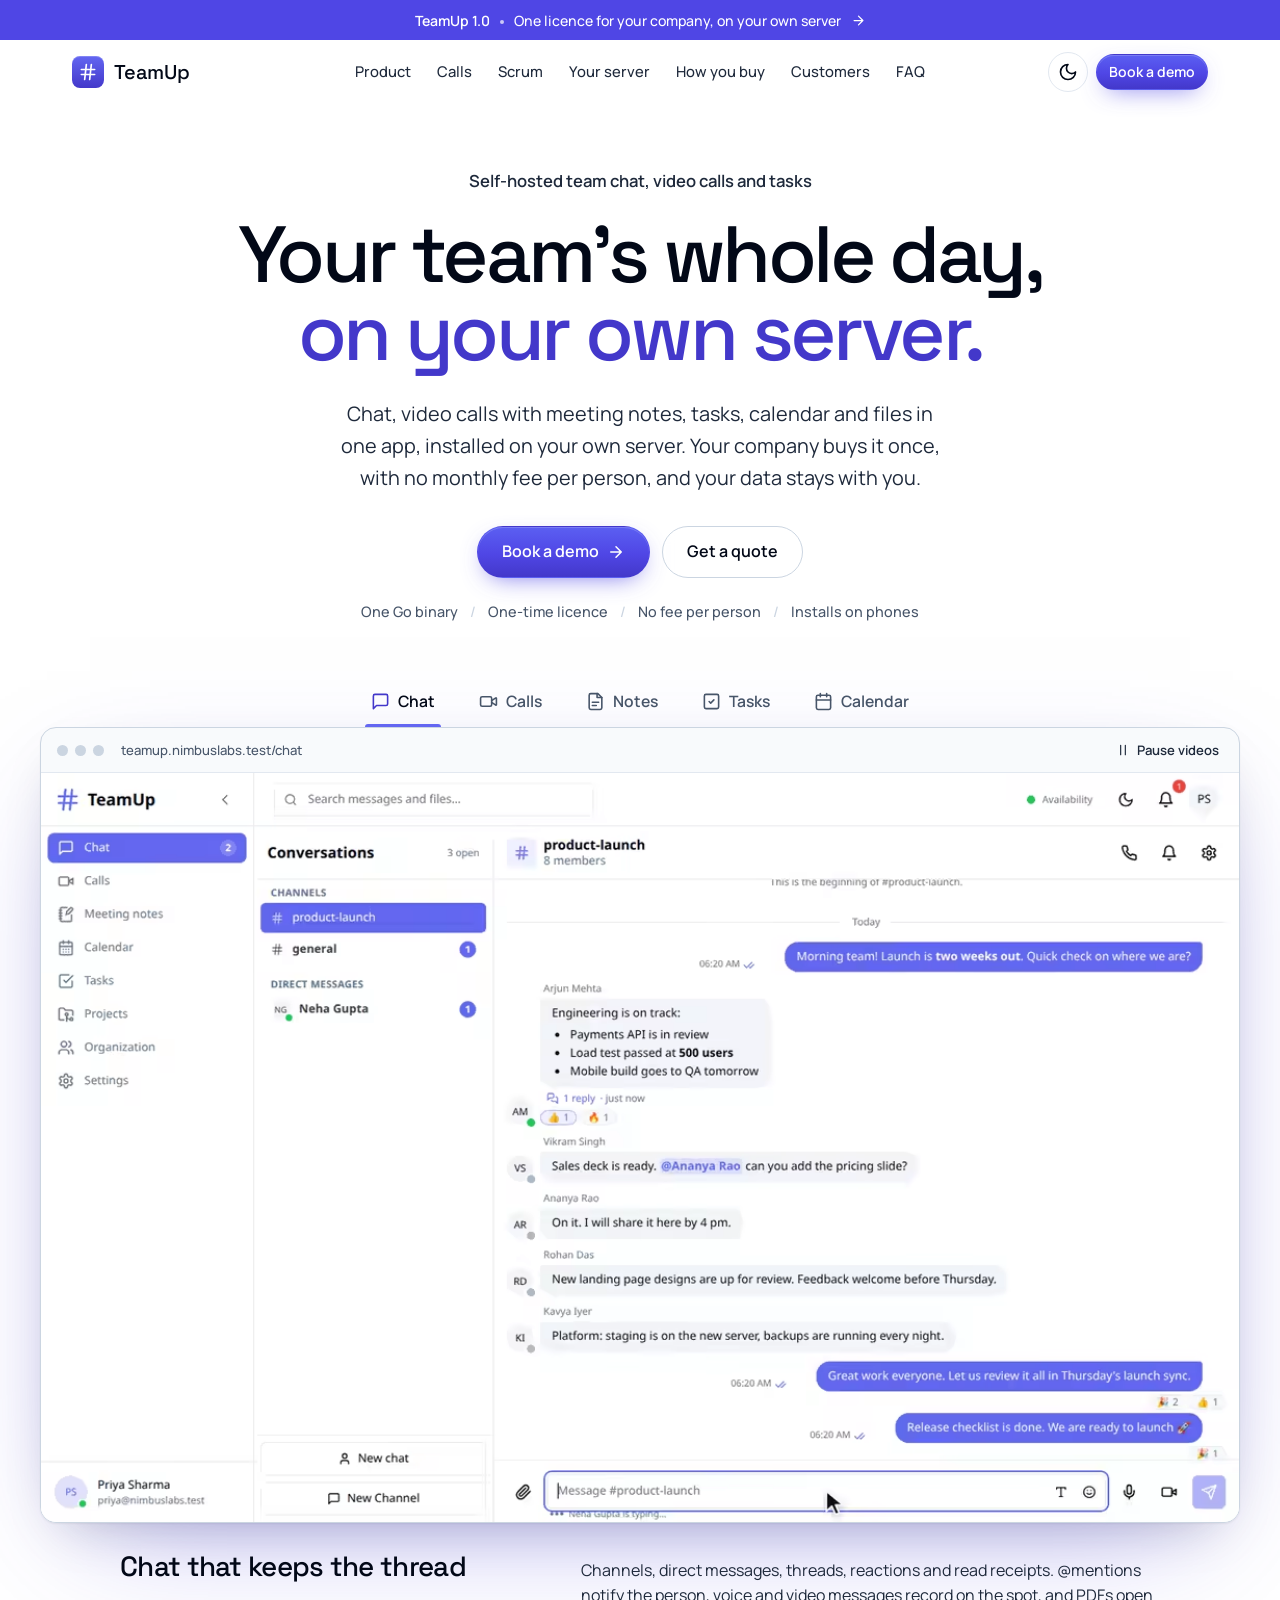
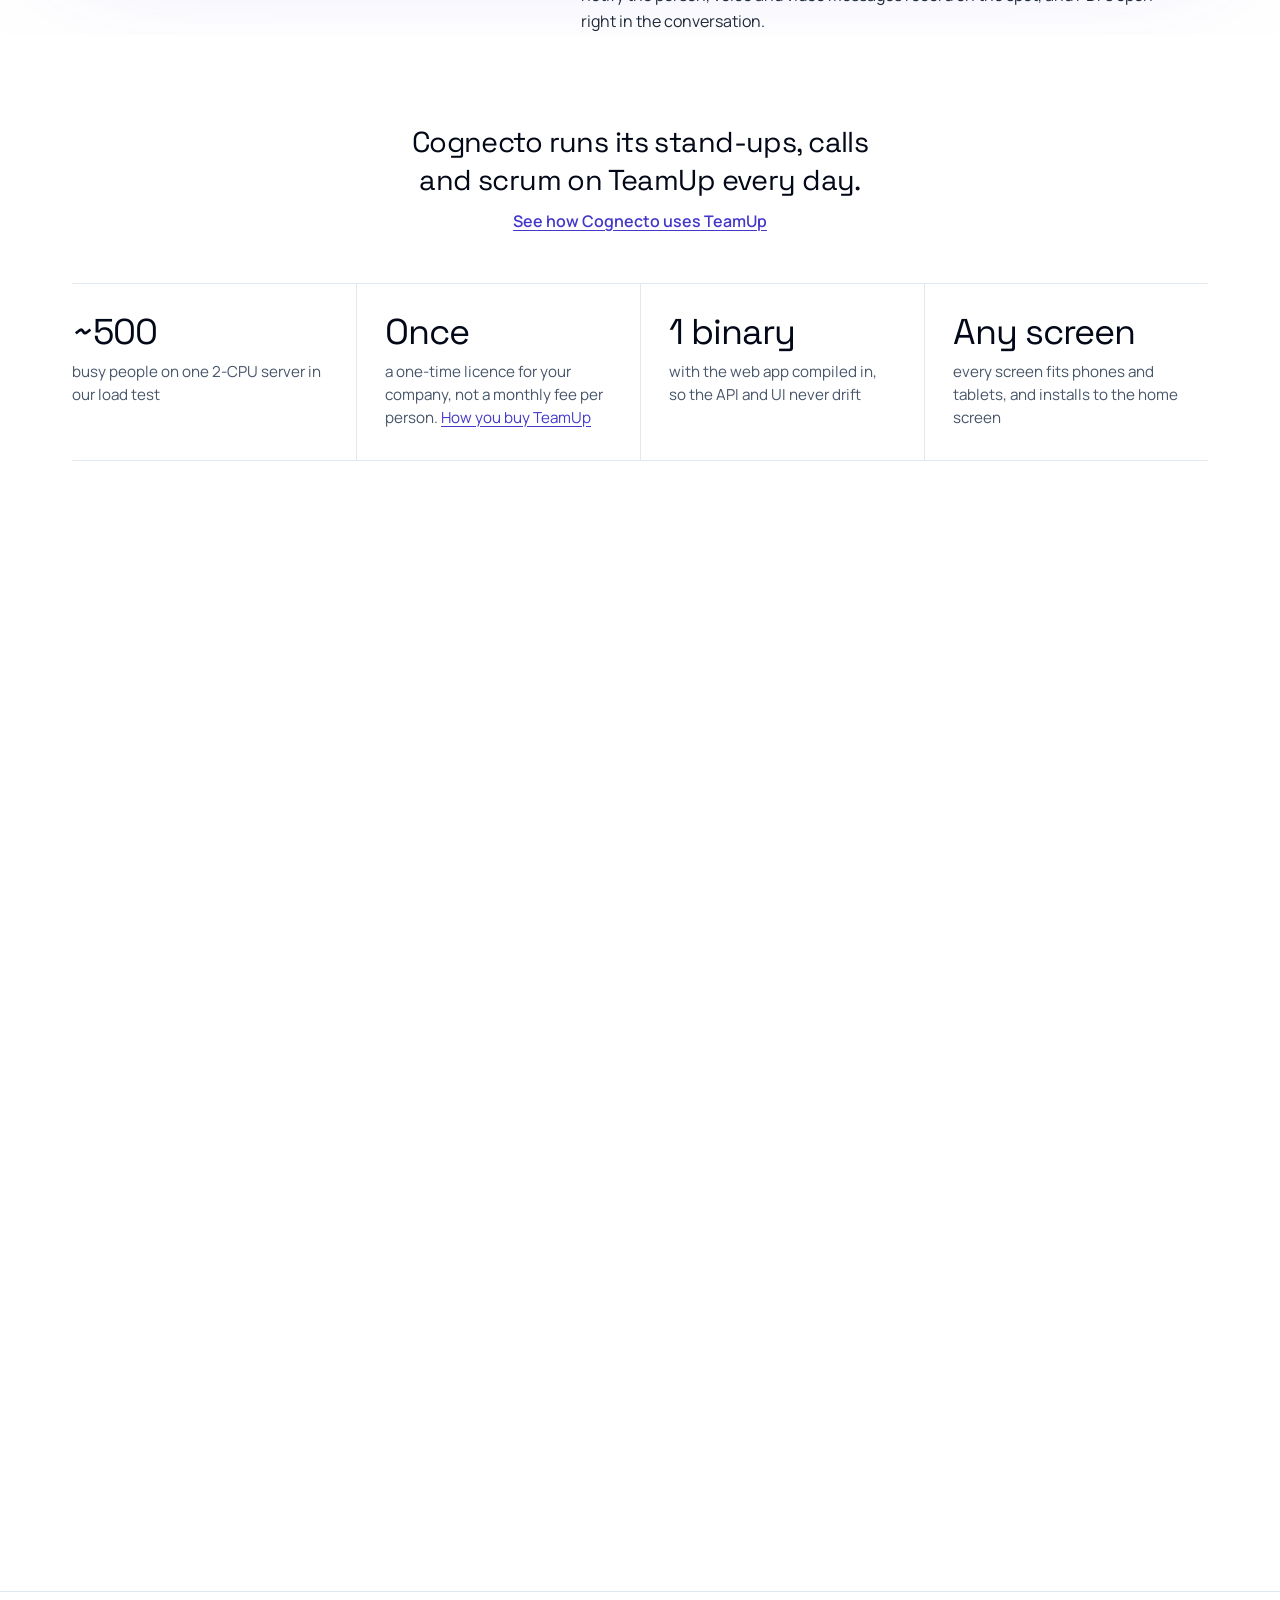
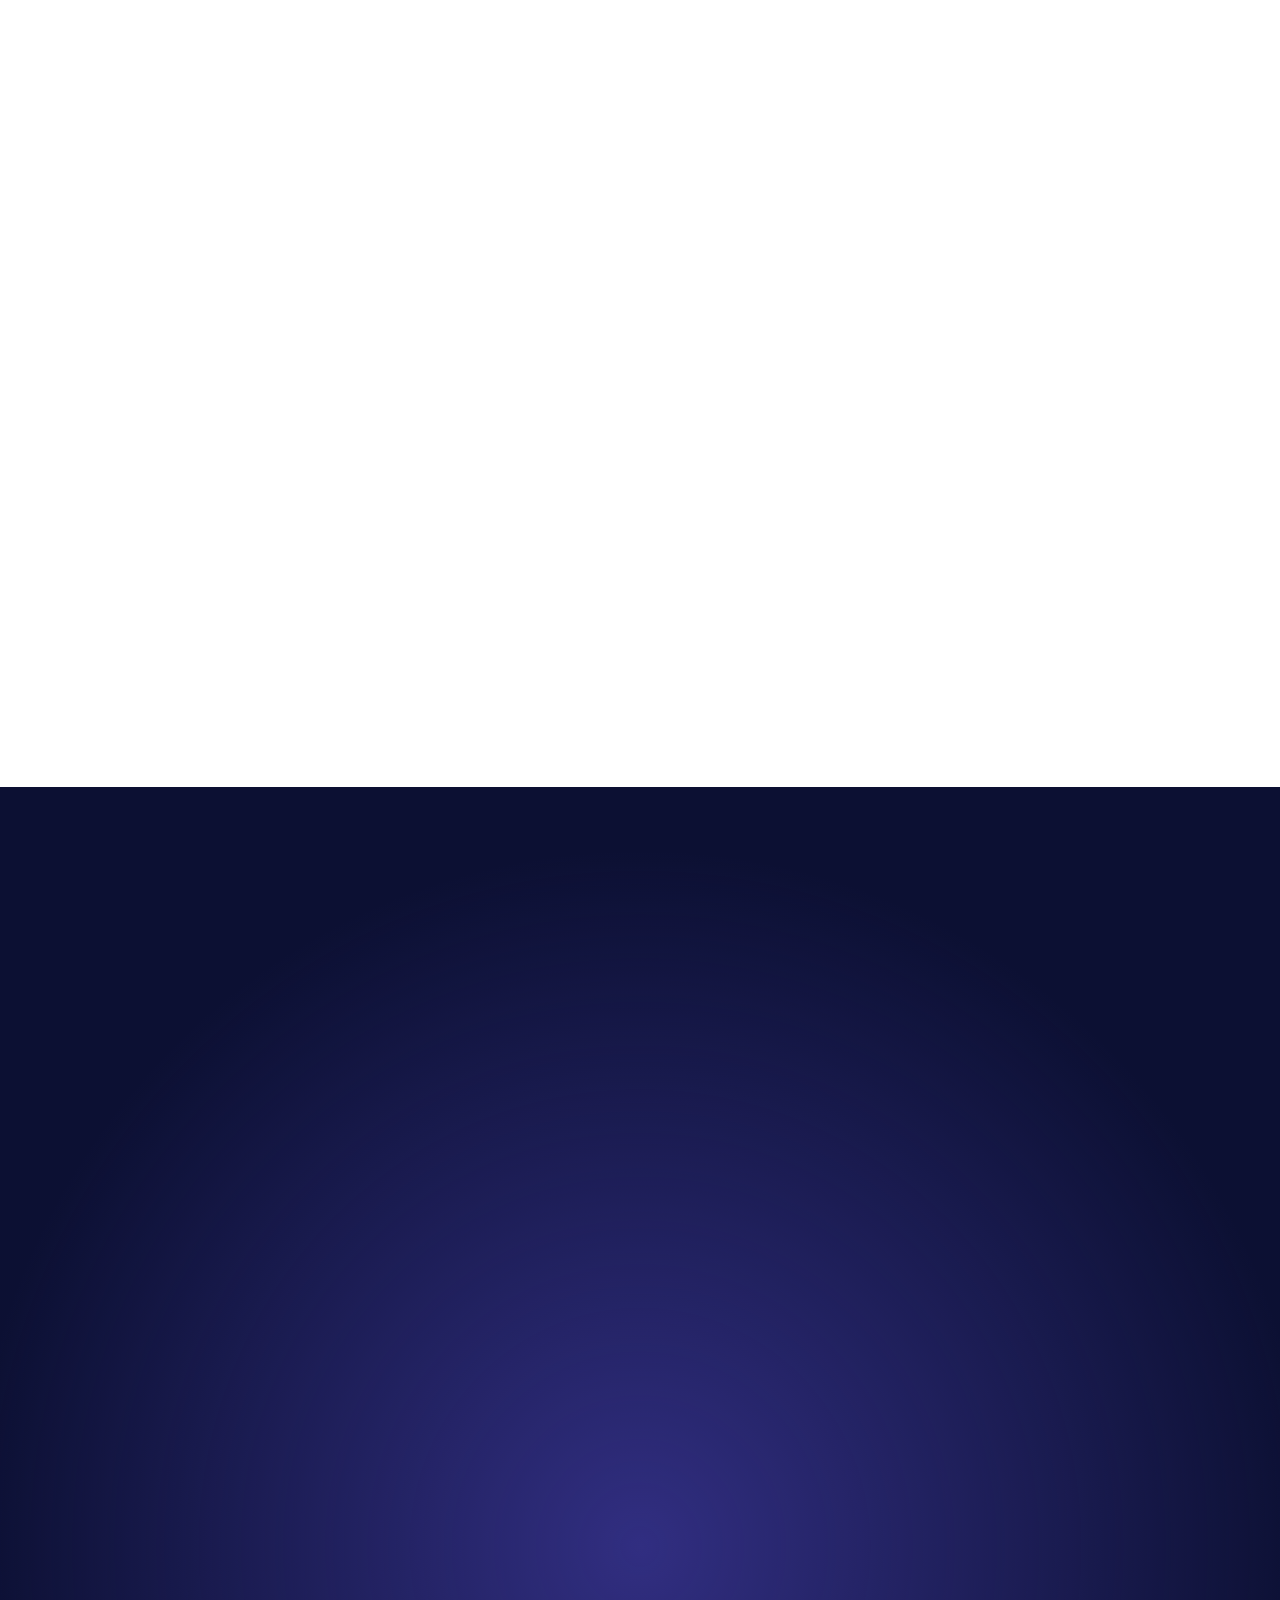
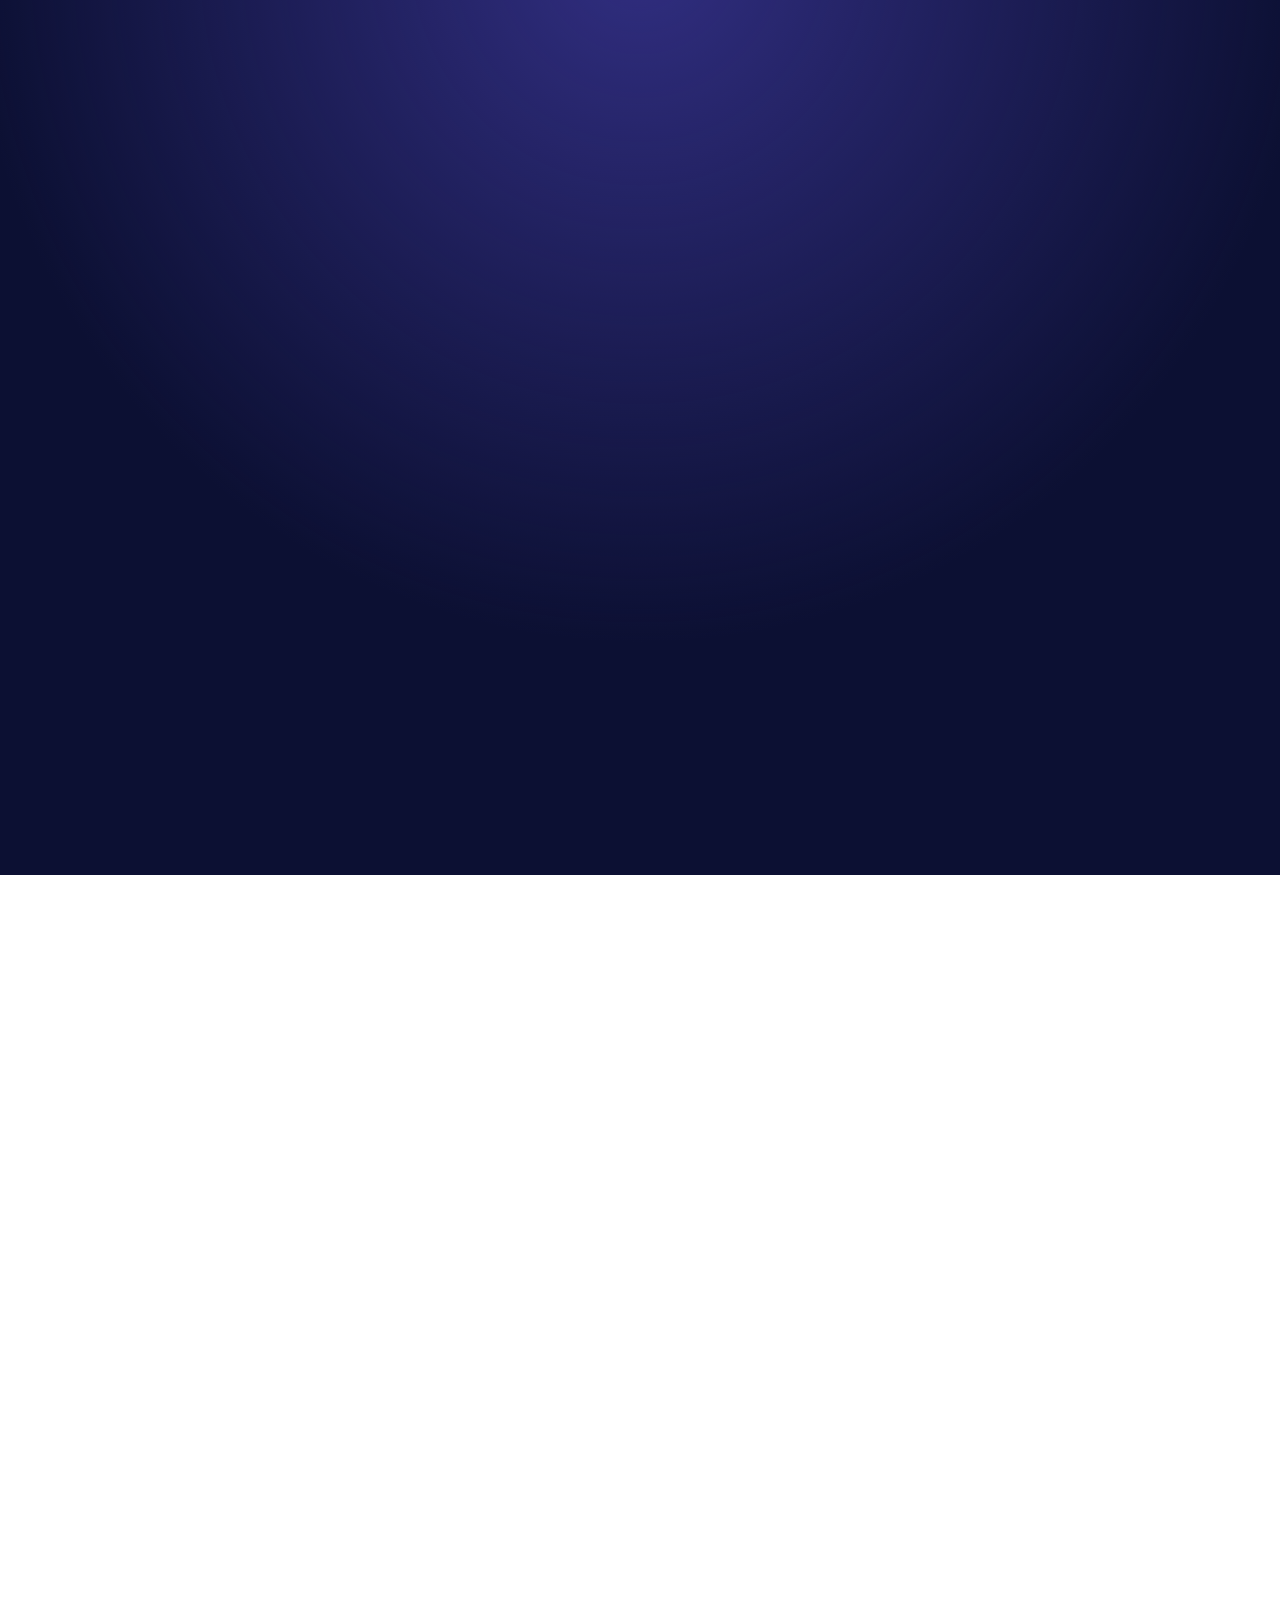
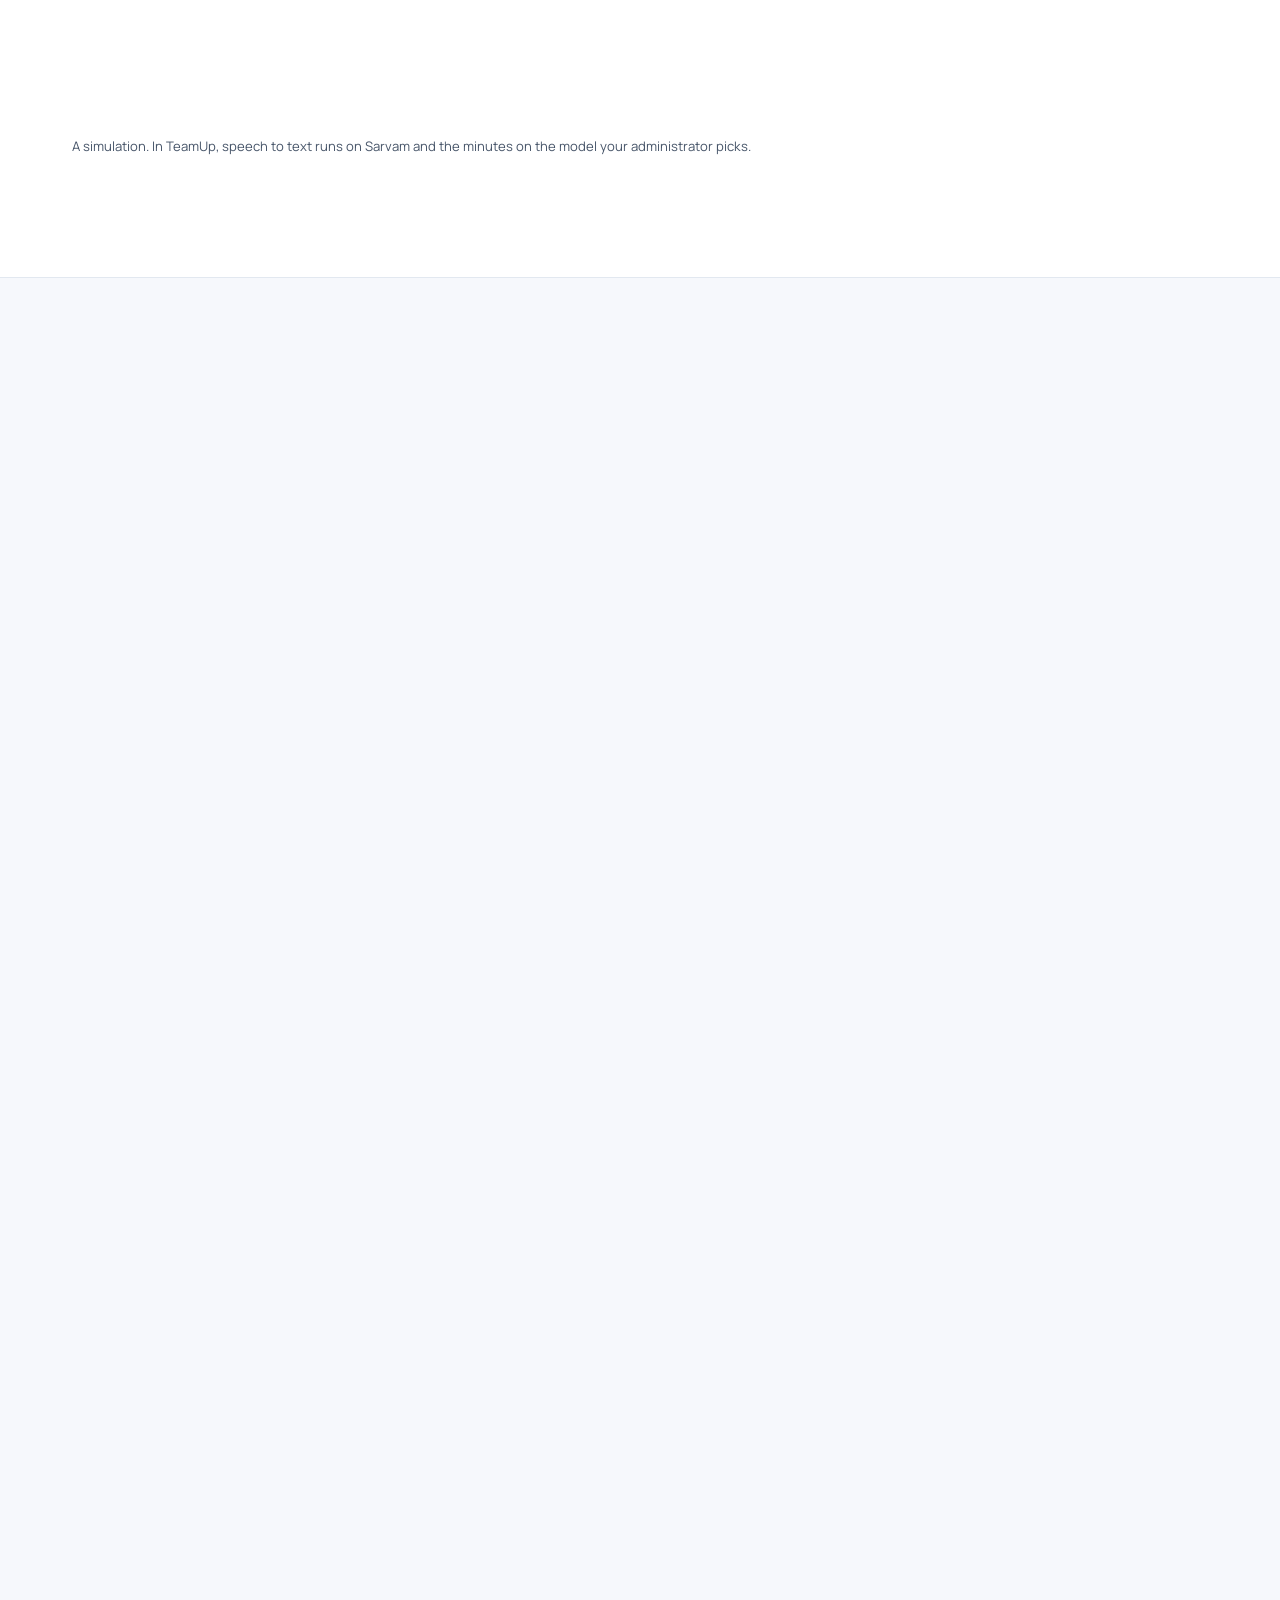
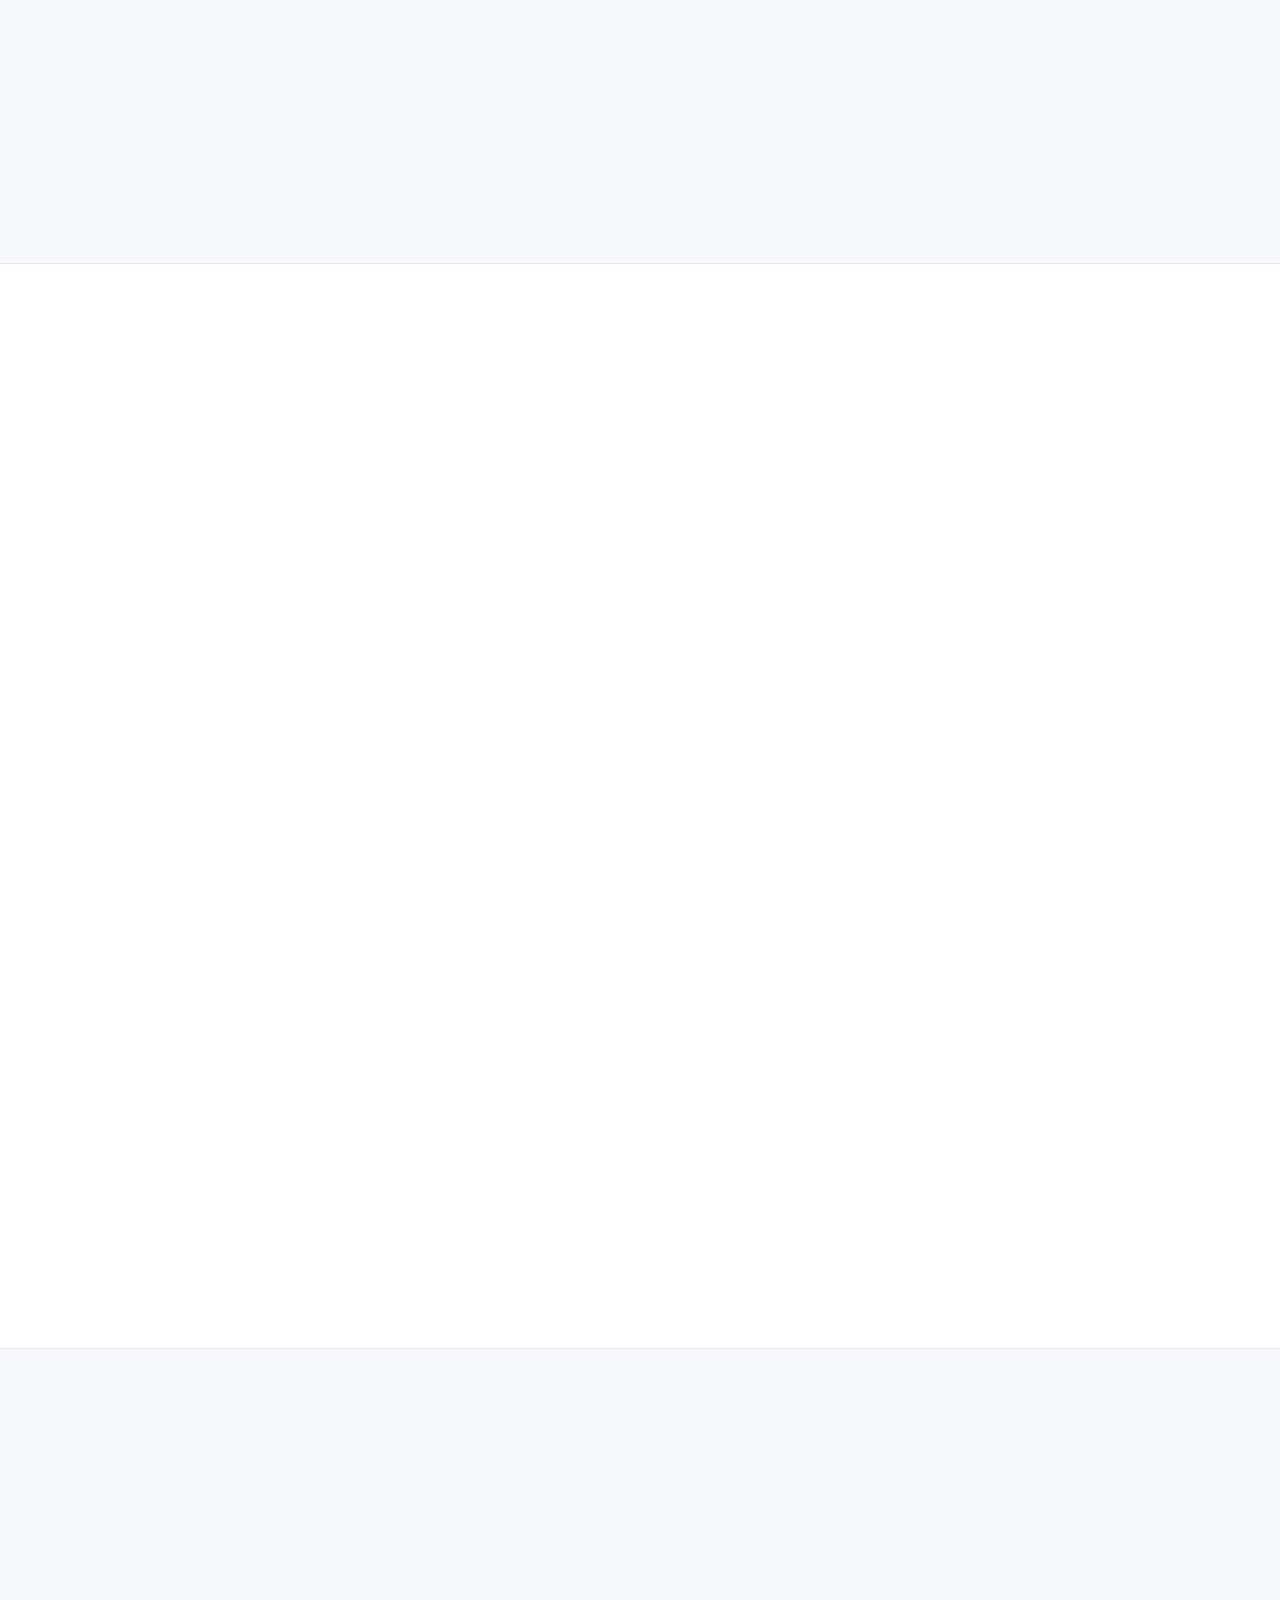
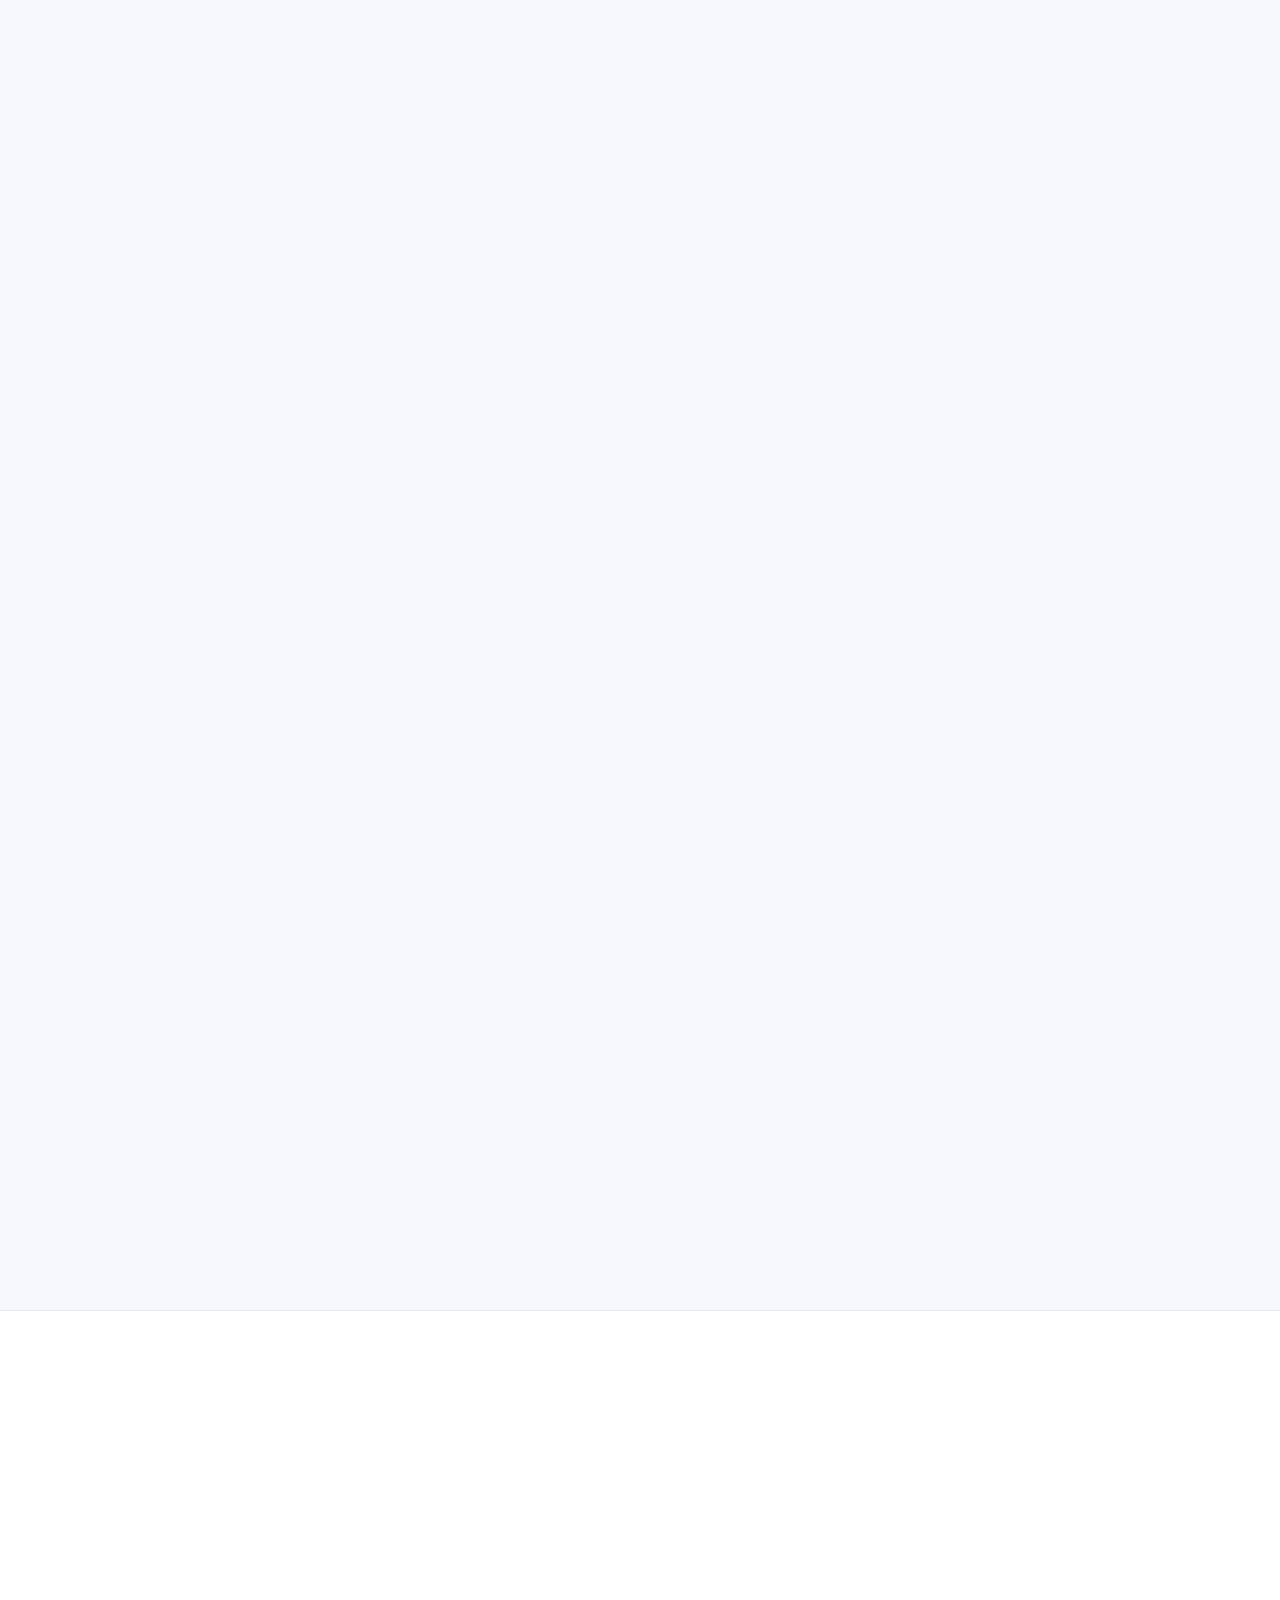
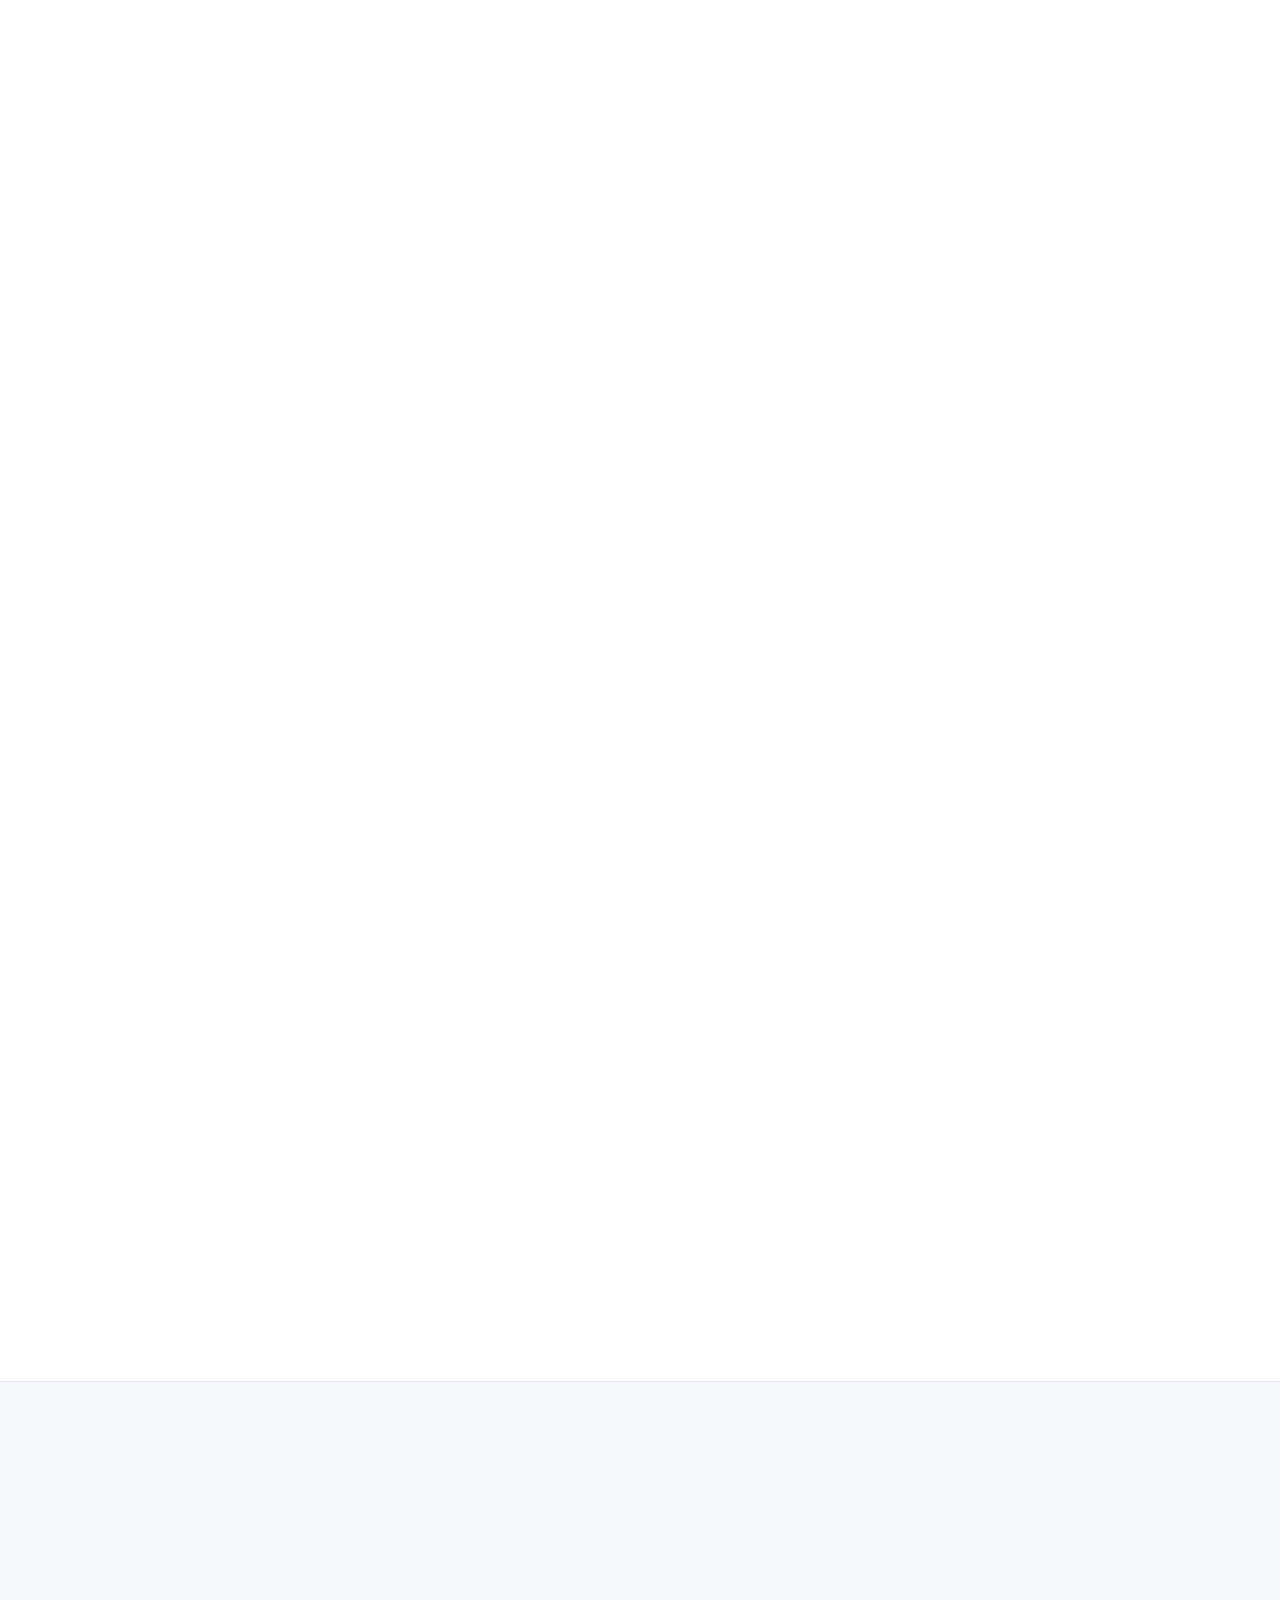
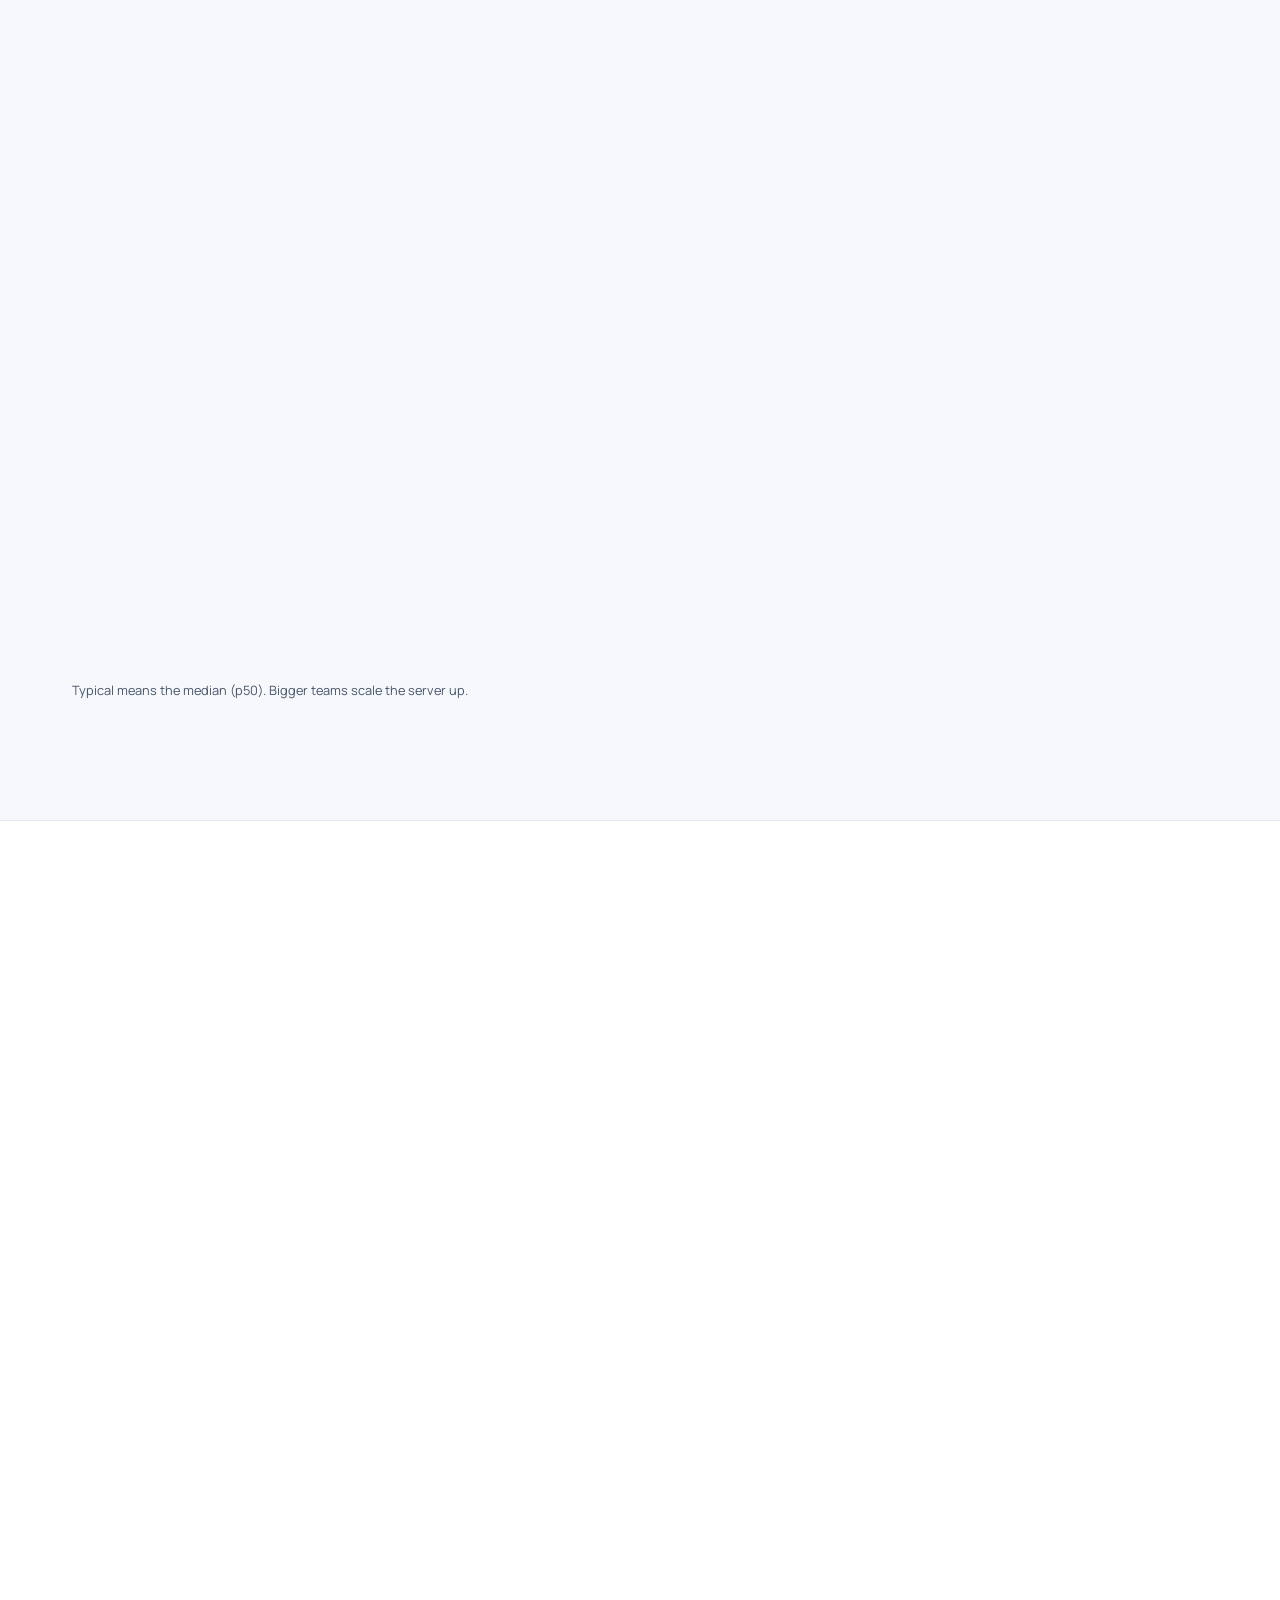
<file: index.html>
<!doctype html>
<html lang="en" data-theme="dark">
<head>
  <meta charset="utf-8">
  <meta name="viewport" content="width=device-width, initial-scale=1, viewport-fit=cover">
  <title>TeamUp: Self-Hosted Team Chat, Video Calls and Tasks</title>
  <meta name="description" content="Self-hosted alternative to Slack and Microsoft Teams: team chat, video calls with AI meeting notes, tasks and calendar on your own server. One-time licence, no per-user fees.">
  <meta http-equiv="Content-Security-Policy" content="default-src 'self'; script-src 'self'; style-src 'self'; img-src 'self' data:; media-src 'self'; font-src 'self'; connect-src 'self'; form-action 'self' mailto: https:; base-uri 'self'; object-src 'none'">
  <meta name="referrer" content="strict-origin-when-cross-origin">
  <meta name="color-scheme" content="dark light">
  <meta name="theme-color" content="#020817" media="(prefers-color-scheme: dark)">
  <meta name="theme-color" content="#ffffff" media="(prefers-color-scheme: light)">
  <link rel="canonical" href="https://himanshu-kr-jha.github.io/teamup-site/">
  <link rel="icon" href="favicon.svg" type="image/svg+xml">
  <link rel="icon" href="favicon-32.png" sizes="32x32" type="image/png">
  <link rel="apple-touch-icon" href="apple-touch-icon.png">
  <meta property="og:type" content="website">
  <meta property="og:site_name" content="TeamUp">
  <meta property="og:locale" content="en_IN">
  <meta property="og:title" content="TeamUp: Self-Hosted Team Chat, Video Calls and Tasks">
  <meta property="og:description" content="Self-hosted alternative to Slack and Microsoft Teams: team chat, video calls with AI meeting notes, tasks and calendar on your own server. One-time licence, no per-user fees.">
  <meta property="og:url" content="https://himanshu-kr-jha.github.io/teamup-site/">
  <meta property="og:image" content="https://himanshu-kr-jha.github.io/teamup-site/assets/img/og.png">
  <meta property="og:image:width" content="1200">
  <meta property="og:image:height" content="630">
  <meta property="og:image:alt" content="TeamUp: your team's whole day, on your own server">
  <meta name="twitter:card" content="summary_large_image">
  <meta name="twitter:title" content="TeamUp: Self-Hosted Team Chat, Video Calls and Tasks">
  <meta name="twitter:description" content="Self-hosted alternative to Slack and Microsoft Teams: team chat, video calls with AI meeting notes, tasks and calendar on your own server. One-time licence, no per-user fees.">
  <meta name="twitter:image" content="https://himanshu-kr-jha.github.io/teamup-site/assets/img/og.png">
  <link rel="preload" href="assets/fonts/space-grotesk-latin.woff2" as="font" type="font/woff2" crossorigin>
  <link rel="preload" href="assets/fonts/manrope-latin.woff2" as="font" type="font/woff2" crossorigin>
  <script src="assets/js/theme.js"></script>
  <link rel="stylesheet" href="assets/css/site.css?v=2">
  <script src="assets/js/main.js?v=2" defer></script>
  <script src="assets/js/demos.js?v=2" defer></script>
  <script type="application/ld+json">{"@context": "https://schema.org", "@type": "SoftwareApplication", "name": "TeamUp", "url": "https://himanshu-kr-jha.github.io/teamup-site/", "applicationCategory": "BusinessApplication", "applicationSubCategory": "Team collaboration", "operatingSystem": "Linux", "softwareVersion": "1.0", "image": "https://himanshu-kr-jha.github.io/teamup-site/assets/img/og.png", "description": "Self-hosted team workspace: chat, video calls with AI meeting notes, tasks, calendar and files in one app on your own server.", "featureList": ["Team chat", "Video calls and screen sharing", "AI meeting notes", "Tasks and scrum table", "Stand-ups with attendance", "Calendar with Google Calendar sync", "Custom roles and permissions", "Installs on phones"], "offers": {"@type": "Offer", "description": "One-time licence for your company. Updates and server setup and maintenance are priced separately.", "url": "https://calendar.app.google/N49RsbFjwGHiVa6d6", "availability": "https://schema.org/InStock"}}</script>
  <script type="application/ld+json">{"@context": "https://schema.org", "@type": "FAQPage", "mainEntity": [{"@type": "Question", "name": "Is it a subscription?", "acceptedAnswer": {"@type": "Answer", "text": "No. Your company buys a one-time licence and runs TeamUp on its own server. Updates and help with the server are separate, and only if you want them."}}, {"@type": "Question", "name": "Do we pay per user?", "acceptedAnswer": {"@type": "Answer", "text": "No. The licence covers your company, so adding people does not add a monthly fee. Your server is the one running cost, and a bigger team may need a bigger server."}}, {"@type": "Question", "name": "What do updates cost?", "acceptedAnswer": {"@type": "Answer", "text": "New versions are quoted per release or as a plan. You decide whether and when to update; the version you have keeps working."}}, {"@type": "Question", "name": "Can our own IT team run it?", "acceptedAnswer": {"@type": "Answer", "text": "Yes. Your IT team can install and maintain TeamUp themselves, or we can set up and look after the server for you, priced separately."}}, {"@type": "Question", "name": "What do I need to host it?", "acceptedAnswer": {"@type": "Answer", "text": "One Linux VM with Docker Compose is the recommended path. It runs TeamUp with Postgres, Redis, MinIO and LiveKit, and we can set it up for you, or your IT team can follow the guide from a fresh Ubuntu server to a running team. In our load test, a server with 2 processors carried about 500 busy people. Files can live in Amazon S3, Cloudflare R2 or Backblaze B2 instead."}}, {"@type": "Question", "name": "Where does our data live? Does anything leave the server?", "acceptedAnswer": {"@type": "Answer", "text": "Messages, tasks, the calendar and files stay in your Postgres and your S3 storage, and call media goes through LiveKit on your server. Things leave only when you switch them on: your mail server for email, Google Calendar sync, and the meeting note-taker, which sends call audio to Sarvam for speech to text and the transcript to the minutes model you pick, or to your own model."}}, {"@type": "Question", "name": "Does it work on phones?", "acceptedAnswer": {"@type": "Answer", "text": "Yes. Every screen fits phones and tablets, and TeamUp installs to an Android or iPhone home screen. There is also an Android app that opens the same web app of your server, with iPhone to follow."}}, {"@type": "Question", "name": "What is not there yet?", "acceptedAnswer": {"@type": "Answer", "text": "Google and Microsoft sign-in are not finished, so password sign-in is the way in. Recording needs LiveKit Egress added in production. Federation, end-to-end encryption, native mobile apps and retention policies are not built."}}, {"@type": "Question", "name": "Is it ready for a real team?", "acceptedAnswer": {"@type": "Answer", "text": "Yes. Cognecto runs its working day on TeamUp 1.0: stand-ups every morning, dozens of people in calls, and the tasks and scrum that come out of them."}}, {"@type": "Question", "name": "Can people outside the company join a call?", "acceptedAnswer": {"@type": "Answer", "text": "Yes. Guests join a meeting by its link with their name and a passcode, and the organizer can remove them."}}, {"@type": "Question", "name": "What happens in a demo?", "acceptedAnswer": {"@type": "Answer", "text": "We show TeamUp running a team's day, answer your questions about running it on your server, and look at whether it fits how your team works. If it does, we send a quote."}}]}</script>
</head>
<body>
<svg class="sprite" aria-hidden="true" focusable="false">
  <symbol id="i-logo" viewBox="0 0 24 24"><path d="M4 9h16M4 15h16M10 3 8 21M16 3l-2 18"/></symbol>
  <symbol id="i-chat" viewBox="0 0 24 24"><path d="M21 15a2 2 0 0 1-2 2H7l-4 4V5a2 2 0 0 1 2-2h14a2 2 0 0 1 2 2z"/></symbol>
  <symbol id="i-video" viewBox="0 0 24 24"><path d="m16 13 5.2 3.5a.5.5 0 0 0 .8-.4V7.9a.5.5 0 0 0-.8-.4L16 11"/><rect x="2" y="6" width="14" height="12" rx="2"/></symbol>
  <symbol id="i-video-off" viewBox="0 0 24 24"><path d="M10.7 6H14a2 2 0 0 1 2 2v3.3l1 1L22 8v8M16 16a2 2 0 0 1-2 2H4a2 2 0 0 1-2-2V8a2 2 0 0 1 2-2h2M2 2l20 20"/></symbol>
  <symbol id="i-notes" viewBox="0 0 24 24"><path d="M15 2H6a2 2 0 0 0-2 2v16a2 2 0 0 0 2 2h12a2 2 0 0 0 2-2V7z"/><path d="M14 2v5h6M8 13h8M8 17h5"/></symbol>
  <symbol id="i-tasks" viewBox="0 0 24 24"><rect x="3" y="3" width="18" height="18" rx="2"/><path d="m9 12 2 2 4-4"/></symbol>
  <symbol id="i-calendar" viewBox="0 0 24 24"><rect x="3" y="4" width="18" height="18" rx="2"/><path d="M16 2v4M8 2v4M3 10h18"/></symbol>
  <symbol id="i-search" viewBox="0 0 24 24"><circle cx="11" cy="11" r="7"/><path d="m21 21-4.3-4.3"/></symbol>
  <symbol id="i-phone" viewBox="0 0 24 24"><rect x="6" y="2" width="12" height="20" rx="2"/><path d="M11 18h2"/></symbol>
  <symbol id="i-server" viewBox="0 0 24 24"><rect x="2" y="3" width="20" height="8" rx="2"/><rect x="2" y="13" width="20" height="8" rx="2"/><path d="M6 7h.01M6 17h.01"/></symbol>
  <symbol id="i-shield" viewBox="0 0 24 24"><path d="M12 22s8-4 8-10V5l-8-3-8 3v7c0 6 8 10 8 10z"/><path d="m9 12 2 2 4-4"/></symbol>
  <symbol id="i-lock" viewBox="0 0 24 24"><rect x="4" y="11" width="16" height="10" rx="2"/><path d="M8 11V7a4 4 0 0 1 8 0v4"/></symbol>
  <symbol id="i-users" viewBox="0 0 24 24"><path d="M16 21v-2a4 4 0 0 0-4-4H6a4 4 0 0 0-4 4v2"/><circle cx="9" cy="7" r="4"/><path d="M22 21v-2a4 4 0 0 0-3-3.9M16 3.1a4 4 0 0 1 0 7.8"/></symbol>
  <symbol id="i-hand" viewBox="0 0 24 24"><path d="M18 11V6a2 2 0 0 0-4 0M14 10V4a2 2 0 0 0-4 0v2M10 10.5V6a2 2 0 0 0-4 0v8"/><path d="M18 8a2 2 0 1 1 4 0v6a8 8 0 0 1-8 8h-2c-2.8 0-4.5-.9-6-2.4l-3.6-3.6a2 2 0 0 1 2.8-2.8L7 15"/></symbol>
  <symbol id="i-mic" viewBox="0 0 24 24"><rect x="9" y="2" width="6" height="12" rx="3"/><path d="M19 10v2a7 7 0 0 1-14 0v-2M12 19v3"/></symbol>
  <symbol id="i-mic-off" viewBox="0 0 24 24"><path d="M2 2l20 20M18.9 13.4A7 7 0 0 0 19 12v-2M5 10v2a7 7 0 0 0 12 5M15 9.3V5a3 3 0 0 0-5.7-1.3M9 9v3a3 3 0 0 0 5.1 2.1M12 19v3"/></symbol>
  <symbol id="i-wifi" viewBox="0 0 24 24"><path d="M12 20h.01M2 8.8a15 15 0 0 1 20 0M5 12.9a10 10 0 0 1 14 0M8.5 16.4a5 5 0 0 1 7 0"/></symbol>
  <symbol id="i-wifi-low" viewBox="0 0 24 24"><path d="M12 20h.01M8.5 16.4a5 5 0 0 1 7 0M5 12.9a10 10 0 0 1 5.2-2.8M19 12.9a10 10 0 0 0-2.3-1.7M2 8.8a15 15 0 0 1 4.2-2.8M22 8.8A15 15 0 0 0 10.7 4.2M2 2l20 20"/></symbol>
  <symbol id="i-headphones" viewBox="0 0 24 24"><path d="M3 14h3a2 2 0 0 1 2 2v3a2 2 0 0 1-2 2H5a2 2 0 0 1-2-2v-7a9 9 0 0 1 18 0v7a2 2 0 0 1-2 2h-1a2 2 0 0 1-2-2v-3a2 2 0 0 1 2-2h3"/></symbol>
  <symbol id="i-image" viewBox="0 0 24 24"><rect x="3" y="3" width="18" height="18" rx="2"/><circle cx="9" cy="9" r="2"/><path d="m21 15-3.1-3.1a2 2 0 0 0-2.8 0L6 21"/></symbol>
  <symbol id="i-screen" viewBox="0 0 24 24"><rect x="2" y="3" width="20" height="14" rx="2"/><path d="M8 21h8M12 17v4M9 10l3-3 3 3M12 7v6"/></symbol>
  <symbol id="i-sparkles" viewBox="0 0 24 24"><path d="M9.9 15.5A2 2 0 0 0 8.5 14l-6.1-1.6a.5.5 0 0 1 0-1L8.5 9.9A2 2 0 0 0 9.9 8.5l1.6-6.1a.5.5 0 0 1 1 0l1.6 6.1a2 2 0 0 0 1.4 1.4l6.1 1.6a.5.5 0 0 1 0 1L15.5 14a2 2 0 0 0-1.4 1.4l-1.6 6.1a.5.5 0 0 1-1 0zM20 3v4M22 5h-4"/></symbol>
  <symbol id="i-gauge" viewBox="0 0 24 24"><path d="m12 14 4-4M3.3 19a10 10 0 1 1 17.4 0"/></symbol>
  <symbol id="i-tag" viewBox="0 0 24 24"><path d="M12.6 2.6A2 2 0 0 0 11.2 2H4a2 2 0 0 0-2 2v7.2a2 2 0 0 0 .6 1.4l8.7 8.7a2.4 2.4 0 0 0 3.4 0l6.6-6.6a2.4 2.4 0 0 0 0-3.4z"/><circle cx="7.5" cy="7.5" r="1.5"/></symbol>
  <symbol id="i-wrench" viewBox="0 0 24 24"><path d="M14.7 6.3a1 1 0 0 0 0 1.4l1.6 1.6a1 1 0 0 0 1.4 0l3.8-3.8a6 6 0 0 1-7.9 7.9l-6.9 6.9a2.1 2.1 0 0 1-3-3l6.9-6.9a6 6 0 0 1 7.9-7.9z"/></symbol>
  <symbol id="i-check" viewBox="0 0 24 24"><path d="M20 6 9 17l-5-5"/></symbol>
  <symbol id="i-x" viewBox="0 0 24 24"><path d="M18 6 6 18M6 6l12 12"/></symbol>
  <symbol id="i-arrow" viewBox="0 0 24 24"><path d="M5 12h14M12 5l7 7-7 7"/></symbol>
  <symbol id="i-play" viewBox="0 0 24 24"><path d="M7 4v16l13-8z"/></symbol>
  <symbol id="i-pause" viewBox="0 0 24 24"><path d="M8 4v16M16 4v16"/></symbol>
  <symbol id="i-grip" viewBox="0 0 24 24"><circle cx="9" cy="6" r="1"/><circle cx="9" cy="12" r="1"/><circle cx="9" cy="18" r="1"/><circle cx="15" cy="6" r="1"/><circle cx="15" cy="12" r="1"/><circle cx="15" cy="18" r="1"/></symbol>
  <symbol id="i-copy" viewBox="0 0 24 24"><rect x="9" y="9" width="12" height="12" rx="2"/><path d="M5 15H4a2 2 0 0 1-2-2V4a2 2 0 0 1 2-2h9a2 2 0 0 1 2 2v1"/></symbol>
  <symbol id="i-sun" viewBox="0 0 24 24"><circle cx="12" cy="12" r="4"/><path d="M12 2v2M12 20v2M4.9 4.9l1.4 1.4M17.7 17.7l1.4 1.4M2 12h2M20 12h2M6.3 17.7l-1.4 1.4M19.1 4.9l-1.4 1.4"/></symbol>
  <symbol id="i-moon" viewBox="0 0 24 24"><path d="M12 3a6 6 0 0 0 9 9 9 9 0 1 1-9-9z"/></symbol>
  <symbol id="i-menu" viewBox="0 0 24 24"><path d="M4 6h16M4 12h16M4 18h16"/></symbol>
  <symbol id="i-send" viewBox="0 0 24 24"><path d="m22 2-7 20-4-9-9-4z"/><path d="M22 2 11 13"/></symbol>
  <symbol id="i-at" viewBox="0 0 24 24"><circle cx="12" cy="12" r="4"/><path d="M16 8v5a3 3 0 0 0 6 0v-1a10 10 0 1 0-4 8"/></symbol>
  <symbol id="i-link" viewBox="0 0 24 24"><path d="M10 13a5 5 0 0 0 7.5.5l3-3a5 5 0 0 0-7-7l-1.7 1.7"/><path d="M14 11a5 5 0 0 0-7.5-.5l-3 3a5 5 0 0 0 7 7l1.7-1.7"/></symbol>
  <symbol id="i-refresh" viewBox="0 0 24 24"><path d="M3 12a9 9 0 0 1 15-6.7L21 8M21 3v5h-5M21 12a9 9 0 0 1-15 6.7L3 16M3 21v-5h5"/></symbol>
  <symbol id="i-volume" viewBox="0 0 24 24"><path d="M11 5 6 9H2v6h4l5 4zM15.5 8.5a5 5 0 0 1 0 7M19 5a10 10 0 0 1 0 14"/></symbol>
  <symbol id="i-blocked" viewBox="0 0 24 24"><circle cx="12" cy="12" r="10"/><path d="m4.9 4.9 14.2 14.2"/></symbol>
  <symbol id="i-chart" viewBox="0 0 24 24"><path d="M3 3v18h18M7 16l4-5 4 3 5-7"/></symbol>
  <symbol id="i-code" viewBox="0 0 24 24"><path d="m16 18 6-6-6-6M8 6l-6 6 6 6"/></symbol>
  <symbol id="i-plus" viewBox="0 0 24 24"><path d="M12 5v14M5 12h14"/></symbol>
  <symbol id="i-door" viewBox="0 0 24 24"><path d="M9 21V3h10v18M3 21h18M15 12h.01M9 3 5 5v16"/></symbol>
  <symbol id="i-phone-call" viewBox="0 0 24 24"><path d="M22 16.9v3a2 2 0 0 1-2.2 2 19.8 19.8 0 0 1-8.6-3.1 19.5 19.5 0 0 1-6-6A19.8 19.8 0 0 1 2.1 4.2 2 2 0 0 1 4.1 2h3a2 2 0 0 1 2 1.7c.1 1 .4 1.9.7 2.8a2 2 0 0 1-.5 2.1L8 9.9a16 16 0 0 0 6 6l1.3-1.3a2 2 0 0 1 2.1-.4c.9.3 1.8.6 2.8.7a2 2 0 0 1 1.7 2z"/></symbol>
</svg>

<a class="skip" href="#main">Skip to content</a>

<aside class="topline" aria-label="Announcement">
  <div class="container">
    <a class="topline-link" href="#buy"><span class="topline-tag">TeamUp 1.0</span><span class="topline-text">One licence for your company, on your own server</span><svg aria-hidden="true"><use href="#i-arrow"/></svg></a>
  </div>
</aside>

<header class="site-header" data-header>
  <div class="container header-inner">
    <a class="brand" href="./" aria-label="TeamUp home">
      <span class="brand-mark" aria-hidden="true"><svg><use href="#i-logo"/></svg></span>
      <span class="brand-name">TeamUp</span>
    </a>
    <nav class="nav" aria-label="Main">
      <button class="icon-btn nav-toggle" type="button" aria-expanded="false" aria-controls="nav-list" data-nav-toggle>
        <svg aria-hidden="true"><use href="#i-menu"/></svg><span class="sr-only">Menu</span>
      </button>
      <ul class="nav-list" id="nav-list" data-nav-list>
        <li><a href="#product">Product</a></li>
        <li><a href="#calls">Calls</a></li>
        <li><a href="#scrum">Scrum</a></li>
        <li><a href="#own">Your server</a></li>
        <li><a href="#buy">How you buy</a></li>
        <li><a href="customers.html">Customers</a></li>
        <li><a href="#faq">FAQ</a></li>
      </ul>
    </nav>
    <div class="header-actions">
      <button class="icon-btn" type="button" data-theme-toggle aria-label="Switch to light mode">
        <svg class="when-dark" aria-hidden="true"><use href="#i-sun"/></svg>
        <svg class="when-light" aria-hidden="true"><use href="#i-moon"/></svg>
      </button>
      <a class="btn btn-primary btn-sm" href="https://calendar.app.google/N49RsbFjwGHiVa6d6" target="_blank" rel="noopener" data-demo>Book a demo<span class="sr-only"> (opens a booking page in a new tab)</span></a>
    </div>
  </div>
</header>

<main id="main">

<!-- HERO: centred headline, the product window with tabs right under it -->
<section class="hero" aria-labelledby="hero-title">
  <div class="hero-glow" aria-hidden="true"></div>
  <div class="container hero-inner">
    <h1 id="hero-title" class="hero-title"><span class="hero-kicker">Self-hosted team chat, video calls and tasks</span> Your team's whole day, <span class="accent">on your own server.</span></h1>
    <p class="hero-sub">Chat, video calls with meeting notes, tasks, calendar and files in one app, installed on your own server. Your company buys it once, with no monthly fee per person, and your data stays with you.</p>
    <div class="cta-row cta-center">
      <a class="btn btn-primary btn-lg" href="https://calendar.app.google/N49RsbFjwGHiVa6d6" target="_blank" rel="noopener" data-demo>Book a demo <svg aria-hidden="true"><use href="#i-arrow"/></svg><span class="sr-only"> (opens a booking page in a new tab)</span></a>
      <a class="btn btn-ghost btn-lg" href="https://calendar.app.google/N49RsbFjwGHiVa6d6" target="_blank" rel="noopener" data-demo>Get a quote<span class="sr-only"> (opens a booking page in a new tab)</span></a>
    </div>
    <ul class="hero-facts" aria-label="At a glance">
      <li>One Go binary</li>
      <li>One-time licence</li>
      <li>No fee per person</li>
      <li>Installs on phones</li>
    </ul>
  </div>

  <div class="container showcase-wrap" id="product">
    <div class="showcase" data-showcase>
      <div class="showcase-top">
        <div class="showcase-tabs" role="tablist" aria-label="TeamUp screens">
          <button type="button" role="tab" id="tab-chat" aria-controls="panel-chat" aria-selected="true" data-tab="chat"><svg aria-hidden="true"><use href="#i-chat"/></svg><span>Chat</span></button>
          <button type="button" role="tab" id="tab-call" aria-controls="panel-call" aria-selected="false" tabindex="-1" data-tab="call"><svg aria-hidden="true"><use href="#i-video"/></svg><span>Calls</span></button>
          <button type="button" role="tab" id="tab-notes" aria-controls="panel-notes" aria-selected="false" tabindex="-1" data-tab="notes"><svg aria-hidden="true"><use href="#i-notes"/></svg><span>Notes</span></button>
          <button type="button" role="tab" id="tab-tasks" aria-controls="panel-tasks" aria-selected="false" tabindex="-1" data-tab="tasks"><svg aria-hidden="true"><use href="#i-tasks"/></svg><span>Tasks</span></button>
          <button type="button" role="tab" id="tab-calendar" aria-controls="panel-calendar" aria-selected="false" tabindex="-1" data-tab="calendar"><svg aria-hidden="true"><use href="#i-calendar"/></svg><span>Calendar</span></button>
        </div>
      </div>
      <div class="window">
        <div class="window-bar"><span></span><span></span><span></span><b data-showcase-url>teamup.nimbuslabs.test/chat</b>
          <button class="motion-btn" type="button" data-motion-toggle aria-pressed="false">
            <svg class="when-playing" aria-hidden="true"><use href="#i-pause"/></svg>
            <svg class="when-paused" aria-hidden="true"><use href="#i-play"/></svg>
            <span data-motion-label>Pause videos</span>
          </button>
        </div>
        <div class="window-screen">
          <div class="shot is-active" data-shot="chat">
            <picture>
              <source type="image/avif" srcset="assets/img/posters/chat-sm.avif 640w, assets/img/posters/chat.avif 1152w" sizes="(min-width: 1264px) 1200px, calc(100vw - 32px)">
              <img src="assets/img/posters/chat.webp" srcset="assets/img/posters/chat-sm.webp 640w, assets/img/posters/chat.webp 1152w" sizes="(min-width: 1264px) 1200px, calc(100vw - 32px)" width="1152" height="720" alt="" fetchpriority="high">
            </picture>
            <video muted loop playsinline preload="none" data-showcase-video data-name="chat" aria-hidden="true"></video>
          </div>
          <div class="shot" data-shot="call">
            <picture>
              <source type="image/avif" srcset="assets/img/posters/call-sm.avif 640w, assets/img/posters/call.avif 1152w" sizes="(min-width: 1264px) 1200px, calc(100vw - 32px)">
              <img src="assets/img/posters/call.webp" srcset="assets/img/posters/call-sm.webp 640w, assets/img/posters/call.webp 1152w" sizes="(min-width: 1264px) 1200px, calc(100vw - 32px)" width="1152" height="720" alt="" loading="lazy">
            </picture>
            <video muted loop playsinline preload="none" data-showcase-video data-name="call" aria-hidden="true"></video>
          </div>
          <div class="shot" data-shot="notes">
            <picture>
              <source type="image/avif" srcset="assets/img/posters/notes-sm.avif 640w, assets/img/posters/notes.avif 1152w" sizes="(min-width: 1264px) 1200px, calc(100vw - 32px)">
              <img src="assets/img/posters/notes.webp" srcset="assets/img/posters/notes-sm.webp 640w, assets/img/posters/notes.webp 1152w" sizes="(min-width: 1264px) 1200px, calc(100vw - 32px)" width="1152" height="720" alt="" loading="lazy">
            </picture>
            <video muted loop playsinline preload="none" data-showcase-video data-name="notes" aria-hidden="true"></video>
          </div>
          <div class="shot" data-shot="tasks">
            <picture>
              <source type="image/avif" srcset="assets/img/posters/tasks-sm.avif 640w, assets/img/posters/tasks.avif 1152w" sizes="(min-width: 1264px) 1200px, calc(100vw - 32px)">
              <img src="assets/img/posters/tasks.webp" srcset="assets/img/posters/tasks-sm.webp 640w, assets/img/posters/tasks.webp 1152w" sizes="(min-width: 1264px) 1200px, calc(100vw - 32px)" width="1152" height="720" alt="" loading="lazy">
            </picture>
            <video muted loop playsinline preload="none" data-showcase-video data-name="tasks" aria-hidden="true"></video>
          </div>
          <div class="shot" data-shot="calendar">
            <picture>
              <source type="image/avif" srcset="assets/img/posters/calendar-sm.avif 640w, assets/img/posters/calendar.avif 1152w" sizes="(min-width: 1264px) 1200px, calc(100vw - 32px)">
              <img src="assets/img/posters/calendar.webp" srcset="assets/img/posters/calendar-sm.webp 640w, assets/img/posters/calendar.webp 1152w" sizes="(min-width: 1264px) 1200px, calc(100vw - 32px)" width="1152" height="720" alt="" loading="lazy">
            </picture>
            <video muted loop playsinline preload="none" data-showcase-video data-name="calendar" aria-hidden="true"></video>
          </div>
        </div>
      </div>
      <div class="showcase-captions">
        <div role="tabpanel" id="panel-chat" aria-labelledby="tab-chat" class="caption" data-panel="chat" data-url="teamup.nimbuslabs.test/chat" tabindex="0">
          <h2 class="caption-title">Chat that keeps the thread</h2>
          <p>Channels, direct messages, threads, reactions and read receipts. @mentions notify the person, voice and video messages record on the spot, and PDFs open right in the conversation.</p>
          <p class="sr-only">The screen shows the product-launch channel at the made-up company Nimbus Labs.</p>
        </div>
        <div role="tabpanel" id="panel-call" aria-labelledby="tab-call" class="caption" data-panel="call" data-url="teamup.nimbuslabs.test/calls" tabindex="0" hidden>
          <h2 class="caption-title">One tap, the channel is on a call</h2>
          <p>Voice and video calls from any conversation, for many people at once, with screen sharing and a screen to check your camera and microphone before you join.</p>
          <p class="sr-only">The screen shows three people joining a call.</p>
        </div>
        <div role="tabpanel" id="panel-notes" aria-labelledby="tab-notes" class="caption" data-panel="notes" data-url="teamup.nimbuslabs.test/meeting-notes" tabindex="0" hidden>
          <h2 class="caption-title">Minutes write themselves</h2>
          <p>A visible note-taker joins while an administrator has it on. After the call, everybody who was there gets the summary, the decisions and each action item with its owner.</p>
          <p class="sr-only">The screen shows the minutes of the launch sync.</p>
        </div>
        <div role="tabpanel" id="panel-tasks" aria-labelledby="tab-tasks" class="caption" data-panel="tasks" data-url="teamup.nimbuslabs.test/tasks" tabindex="0" hidden>
          <h2 class="caption-title">One board the whole team can see</h2>
          <p>Tasks with assignees, labels, comments, watchers and due dates you can change or remove. Blocked tasks say what they are waiting for.</p>
          <p class="sr-only">The screen shows a task moving on the board.</p>
        </div>
        <div role="tabpanel" id="panel-calendar" aria-labelledby="tab-calendar" class="caption" data-panel="calendar" data-url="teamup.nimbuslabs.test/calendar" tabindex="0" hidden>
          <h2 class="caption-title">Meetings and focus time, one calendar</h2>
          <p>Month, week and day views, open slots and availability across people, Google Calendar sync, and calls shown for the time you were really in them.</p>
          <p class="sr-only">The screen shows the calendar moving between weeks.</p>
        </div>
      </div>
    </div>
  </div>
</section>

<!-- PROOF: one customer line, then a spec grid -->
<section class="proof" aria-label="Facts about TeamUp">
  <div class="container">
    <p class="proof-lead"><span class="proof-dot" aria-hidden="true"></span>Cognecto runs its stand-ups, calls and scrum on TeamUp every day. <a href="customers.html">See how Cognecto uses TeamUp</a></p>
    <dl class="spec-grid">
      <div class="spec"><dt>~500</dt><dd>busy people on one 2-CPU server in our load test</dd></div>
      <div class="spec"><dt>Once</dt><dd>a one-time licence for your company, not a monthly fee per person. <a href="#buy">How you buy TeamUp</a></dd></div>
      <div class="spec"><dt>1 binary</dt><dd>with the web app compiled in, so the API and UI never drift</dd></div>
      <div class="spec"><dt>Any screen</dt><dd>every screen fits phones and tablets, and installs to the home screen</dd></div>
    </dl>
  </div>
</section>

<!-- WHY: a short letter, before and after -->
<section class="section letter" id="why" aria-labelledby="why-title">
  <div class="container letter-grid">
    <div class="letter-head reveal">
      <p class="eyebrow">Why TeamUp</p>
      <h2 id="why-title"><span class="nb">Five apps,</span> <span class="nb">five bills,</span> <span class="nb">five places your data lives.</span></h2>
    </div>
    <div class="letter-body reveal">
      <p><b class="tag tag-before">Before TeamUp</b> A message in one app, the call in another, notes in a third, tasks and the calendar somewhere else. Each one charges per person, every month, and keeps a copy of your work.</p>
      <ul class="replaces" aria-label="The apps TeamUp replaces">
        <li><svg aria-hidden="true"><use href="#i-chat"/></svg>Chat app<em>per seat</em></li>
        <li><svg aria-hidden="true"><use href="#i-video"/></svg>Video app<em>per seat</em></li>
        <li><svg aria-hidden="true"><use href="#i-notes"/></svg>Note-taker<em>per seat</em></li>
        <li><svg aria-hidden="true"><use href="#i-tasks"/></svg>Task tracker<em>per seat</em></li>
        <li><svg aria-hidden="true"><use href="#i-calendar"/></svg>Calendar<em>per seat</em></li>
      </ul>
      <p><b class="tag tag-after">With TeamUp</b> The whole day in one place, on a server you own, for one licence. A message becomes a call, the call becomes minutes, the minutes become tasks with owners. Nobody copies anything between apps.</p>
      <div class="letter-points">
        <p><svg aria-hidden="true"><use href="#i-server"/></svg><span><b>Your server, your data.</b> Messages, files, calls and tasks live on a machine you control, in Postgres and S3 storage you can back up and inspect.</span></p>
        <p><svg aria-hidden="true"><use href="#i-users"/></svg><span><b>Pay once, not per person.</b> One licence for your company. The 51st person you add costs nothing more each month than the 50th.</span></p>
      </div>
    </div>
  </div>
</section>

<!-- CHAPTER 01: CHAT -->
<section class="section chapter" id="try" aria-labelledby="try-title">
  <div class="container chapter-split">
    <div class="chapter-copy reveal">
      <p class="chapter-num"><span>01</span> Chat</p>
      <h2 id="try-title">Mention a teammate. Send it.</h2>
      <p class="lede">This little chat runs in your browser. Type <kbd>@</kbd> to bring up people, pick one, and press Enter.</p>
      <ul class="ticks">
        <li>Channels, private and announcement channels, and direct messages</li>
        <li>Threads, reactions, read receipts and @mentions that notify</li>
        <li>Voice and video messages, several files at once, PDFs read in place</li>
      </ul>
    </div>
    <div class="chapter-demo reveal">
      <div class="app-frame chat-demo" data-chat-demo>
        <div class="chat-side">
          <p class="side-label">Channels</p>
          <div class="side-item is-active" aria-current="page"><span>#</span>product-launch</div>
          <div class="side-item"><span>#</span>general<i aria-label="1 unread">1</i></div>
          <p class="side-label">Direct messages</p>
          <div class="side-item"><span class="av av-xs av-ng" aria-hidden="true">NG</span>Neha Gupta<i aria-label="1 unread">1</i></div>
        </div>
        <div class="chat-main">
          <div class="chat-head">
            <div><b># product-launch</b><span>8 members</span></div>
            <button type="button" class="icon-btn icon-btn-sm" data-chat-call aria-label="Start a call in product-launch"><svg aria-hidden="true"><use href="#i-phone-call"/></svg></button>
          </div>
          <div class="chat-log" data-chat-log role="log" aria-live="polite" aria-label="Messages in product-launch" tabindex="0">
            <div class="msg"><span class="av av-am">AM</span><div><p class="msg-meta"><b>Arjun Mehta</b> 09:12</p><p class="bubble">Engineering is on track. Payments API is in review and the load test passed.</p></div></div>
            <div class="msg"><span class="av av-vs">VS</span><div><p class="msg-meta"><b>Vikram Singh</b> 09:14</p><p class="bubble">Sales deck is ready. <span class="mention">@Ananya Rao</span> can you add the pricing slide?</p></div></div>
            <div class="msg"><span class="av av-ar">AR</span><div><p class="msg-meta"><b>Ananya Rao</b> 09:15</p><p class="bubble">On it. I will share it here by 4 pm.</p><span class="reactions"><button type="button" class="reaction" data-react aria-pressed="false">👍 <b>2</b></button></span></div></div>
          </div>
          <form class="composer" data-chat-form autocomplete="off">
            <div class="composer-field">
              <label for="chat-input" class="sr-only">Message #product-launch</label>
              <input id="chat-input" type="text" placeholder="Message, try typing @" maxlength="240" role="combobox" aria-autocomplete="list" aria-expanded="false" aria-controls="mention-list" data-chat-input>
              <ul class="mention-list" id="mention-list" role="listbox" aria-label="People" hidden data-mention-list></ul>
            </div>
            <button class="btn btn-primary btn-icon" type="submit" aria-label="Send"><svg aria-hidden="true"><use href="#i-send"/></svg></button>
          </form>
        </div>
      </div>
      <p class="demo-note">A simulation in this page. Nothing you type leaves your browser.</p>
    </div>
  </div>
</section>

<!-- CHAPTER 02: CALLS, on a dark stage -->
<section class="section chapter stage" id="calls" aria-labelledby="calls-title">
  <div class="container">
    <div class="chapter-head reveal">
      <p class="chapter-num"><span>02</span> Calls</p>
      <h2 id="calls-title">Calls that keep talking, even on bad Wi-Fi.</h2>
      <p class="lede">Multi-party video on LiveKit, built for real offices and real networks. Press the buttons under the call to see what TeamUp does.</p>
    </div>
    <div class="call-demo reveal" data-call-demo>
      <div class="call-banner" data-call-banner hidden><svg aria-hidden="true"><use href="#i-wifi-low"/></svg><span data-call-banner-text>Video paused: your connection is weak</span></div>
      <div class="call-grid" data-call-grid>
        <div class="tile is-you" data-tile="you">
          <div class="tile-cam"><span class="tile-bg"></span><span class="person"></span></div>
          <span class="tile-initials">PS</span>
          <span class="tile-nameplate" data-nameplate hidden><b>Priya Sharma</b><span>Product lead · Nimbus Labs</span></span>
          <span class="tile-badge" data-badge hidden></span>
          <span class="tile-hand" data-hand hidden><svg aria-hidden="true"><use href="#i-hand"/></svg> 1</span>
          <span class="tile-name"><span class="bars" aria-hidden="true"><i></i><i></i><i></i></span>Priya Sharma (you)</span>
          <span class="tile-signal" data-signal aria-hidden="true"><svg><use href="#i-wifi"/></svg></span>
        </div>
        <div class="tile" data-tile="am">
          <div class="tile-cam"><span class="tile-bg"></span><span class="person p2"></span></div>
          <span class="tile-initials">AM</span>
          <span class="tile-name"><span class="bars" aria-hidden="true"><i></i><i></i><i></i></span>Arjun Mehta</span>
        </div>
        <div class="tile" data-tile="ng">
          <div class="tile-cam"><span class="tile-bg"></span><span class="person p3"></span></div>
          <span class="tile-initials">NG</span>
          <span class="tile-name"><span class="bars" aria-hidden="true"><i></i><i></i><i></i></span>Neha Gupta</span>
        </div>
        <div class="tile" data-tile="rd">
          <div class="tile-cam"><span class="tile-bg"></span><span class="person p4"></span></div>
          <span class="tile-initials">RD</span>
          <span class="tile-name"><span class="bars" aria-hidden="true"><i></i><i></i><i></i></span>Rohan Das</span>
        </div>
        <div class="tile tile-phone" data-tile="phone" hidden>
          <div class="tile-cam"><span class="tile-bg"></span><span class="person p5"></span></div>
          <span class="tile-initials">PS</span>
          <span class="tile-name"><svg class="tile-name-icon" aria-hidden="true"><use href="#i-phone"/></svg>Priya (phone)</span>
        </div>
      </div>
      <div class="call-controls" role="group" aria-label="Call controls">
        <button type="button" class="ctrl" data-ctrl="weak" aria-pressed="false"><svg aria-hidden="true"><use href="#i-wifi-low"/></svg><span>Weak connection</span></button>
        <button type="button" class="ctrl" data-ctrl="hand" aria-pressed="false"><svg aria-hidden="true"><use href="#i-hand"/></svg><span>Raise hand</span></button>
        <button type="button" class="ctrl" data-ctrl="bg" aria-pressed="false"><svg aria-hidden="true"><use href="#i-image"/></svg><span data-bg-label>Background: none</span></button>
        <button type="button" class="ctrl" data-ctrl="audio" aria-pressed="false"><svg aria-hidden="true"><use href="#i-headphones"/></svg><span>Audio only</span></button>
        <button type="button" class="ctrl" data-ctrl="phone" aria-pressed="false"><svg aria-hidden="true"><use href="#i-phone"/></svg><span>Join from phone too</span></button>
      </div>
      <p class="call-status" data-call-status role="status" aria-live="polite">Everyone is on camera. Press a button below the call.</p>
    </div>
    <ul class="spec-list reveal">
      <li><svg aria-hidden="true"><use href="#i-wifi-low"/></svg><h3>Voice first on weak Wi-Fi</h3><p>The camera pauses, others see “Camera paused: weak connection”, and voices stay clear. Video comes back by itself.</p></li>
      <li><svg aria-hidden="true"><use href="#i-refresh"/></svg><h3>Survives a refresh</h3><p>Reload the page in a call and you are still in it.</p></li>
      <li><svg aria-hidden="true"><use href="#i-phone"/></svg><h3>Laptop and phone at once</h3><p>Add a second angle from your phone. Everybody still counts you once.</p></li>
      <li><svg aria-hidden="true"><use href="#i-image"/></svg><h3>Backgrounds with your name</h3><p>Blur, your organization's own pictures, or company backgrounds that carry each person's name.</p></li>
      <li><svg aria-hidden="true"><use href="#i-hand"/></svg><h3>Raise hand, speaking light</h3><p>Hands queue in order, the microphone moves while someone speaks, and noise cancellation cleans it up.</p></li>
      <li><svg aria-hidden="true"><use href="#i-door"/></svg><h3>Guests by link</h3><p>People outside the company join with their name and a passcode. The organizer can remove them.</p></li>
      <li><svg aria-hidden="true"><use href="#i-screen"/></svg><h3>Screen share and pre-join</h3><p>Share a screen without the endless mirror, and check camera and microphone before every call.</p></li>
      <li><svg aria-hidden="true"><use href="#i-video"/></svg><h3>Recording</h3><p>Recording goes to your own object storage. In production it needs LiveKit Egress added.</p></li>
    </ul>
  </div>
</section>

<!-- CHAPTER 03: MEETING NOTES -->
<section class="section chapter" id="notes" aria-labelledby="notes-title">
  <div class="container">
    <div class="chapter-head chapter-head-split reveal">
      <div>
        <p class="chapter-num"><span>03</span> Meeting notes</p>
        <h2 id="notes-title"><span class="nb">End the call.</span> <span class="nb">The minutes are already written.</span></h2>
      </div>
      <p class="lede">A note-taker everyone can see listens in, then writes the summary, decisions and action items with owners. Use Claude, OpenAI, NVIDIA or your own model.</p>
    </div>
    <div class="notes-demo reveal" data-notes-demo>
      <div class="notes-call">
        <div class="notes-call-head">
          <b>Launch sync</b>
          <span class="live-dot">In call</span>
        </div>
        <p class="taker"><span class="taker-icon"><svg aria-hidden="true"><use href="#i-notes"/></svg></span><span><b>Note-taker is on.</b> Everyone in the call sees it.</span></p>
        <ul class="transcript" aria-label="What was said">
          <li><b>Priya</b> Launch is two weeks out. Where are we?</li>
          <li><b>Arjun</b> Payments API is in review, load test passed at 500.</li>
          <li><b>Vikram</b> Deck is ready apart from pricing.</li>
          <li><b>Ananya</b> I will add the pricing slide today.</li>
          <li><b>Priya</b> Then feature freeze on the 21st. Agreed?</li>
        </ul>
        <fieldset class="model-pick">
          <legend>Minutes written by</legend>
          <label><input type="radio" name="model" value="Claude" checked><span>Claude</span></label>
          <label><input type="radio" name="model" value="OpenAI"><span>OpenAI</span></label>
          <label><input type="radio" name="model" value="NVIDIA"><span>NVIDIA</span></label>
          <label><input type="radio" name="model" value="your own model"><span>Your own</span></label>
        </fieldset>
        <button type="button" class="btn btn-danger" data-notes-end><svg aria-hidden="true"><use href="#i-phone-call"/></svg> End the call</button>
      </div>
      <article class="minutes" data-minutes aria-live="polite" aria-busy="false">
        <div class="minutes-empty" data-minutes-empty>
          <svg aria-hidden="true"><use href="#i-sparkles"/></svg>
          <p>Minutes appear here when the call ends.</p>
        </div>
        <div class="minutes-body" data-minutes-body hidden>
          <p class="minutes-kicker">Meeting notes · <span data-minutes-model>Claude</span></p>
          <h3>Launch sync</h3>
          <p class="minutes-meta">5 people · sent to everybody who was there</p>
          <h4>Summary</h4>
          <p data-type>The team checked readiness for the launch. The payments API is in review and the load test passed at 500 users. The sales deck is ready apart from pricing.</p>
          <h4>Decisions</h4>
          <ul data-type><li>Feature freeze on the 21st.</li><li>Pricing stays the same for existing customers.</li></ul>
          <h4>Action items</h4>
          <ul class="actions" data-type>
            <li><span class="av av-xs av-ar">AR</span><span>Add the pricing slide to the sales deck</span><em>today, 4 pm</em></li>
            <li><span class="av av-xs av-ng">NG</span><span>Merge the payments API after review</span><em>Wednesday</em></li>
            <li><span class="av av-xs av-rd">RD</span><span>Collect landing page feedback</span><em>Thursday</em></li>
          </ul>
        </div>
      </article>
    </div>
    <p class="demo-note">A simulation. In TeamUp, speech to text runs on Sarvam and the minutes on the model your administrator picks.</p>
  </div>
</section>

<!-- CHAPTER 04: SCRUM AND STAND-UPS -->
<section class="section chapter chapter-tint" id="scrum" aria-labelledby="scrum-title">
  <div class="container">
    <div class="chapter-head reveal">
      <p class="chapter-num"><span>04</span> Scrum and stand-ups</p>
      <h2 id="scrum-title">The scrum, as the team sheet you already keep.</h2>
      <p class="lede">One row per person, their lead, then Task 1, Task 2 and on, what they finished, and what each blocked task is blocked on. Drag people into your own order. Mark a task blocked and say why.</p>
    </div>
    <div class="scrum-demo reveal" data-scrum-demo>
      <div class="scrum-toolbar">
        <span class="scrum-team"><svg aria-hidden="true"><use href="#i-users"/></svg> Engineering · Today</span>
        <button type="button" class="btn btn-ghost btn-sm" data-scrum-reset>Reset</button>
      </div>
      <div class="table-scroll" tabindex="0" role="region" aria-label="Scrum table, scrolls sideways">
        <table class="scrum">
          <caption class="sr-only">Scrum for the Engineering team. Use the handle buttons to reorder people: Space to pick up, arrow keys to move, Space to drop. Use a task's button to mark it done or blocked.</caption>
          <thead><tr><th scope="col"><span class="sr-only">Order</span></th><th scope="col">Person</th><th scope="col">My lead</th><th scope="col">Task 1</th><th scope="col">Task 2</th><th scope="col">Task 3</th><th scope="col">Done</th><th scope="col">Blocked on</th></tr></thead>
          <tbody data-scrum-body></tbody>
        </table>
      </div>
      <p class="sr-only" aria-live="assertive" data-scrum-live></p>
    </div>

    <div class="standup-grid">
      <div class="standup-card reveal">
        <div class="standup-head">
          <div><h3>Engineering stand-up</h3><p>Mon to Fri at 09:30, 15 min · for Engineering</p></div>
          <span class="chip chip-ok">Live</span>
        </div>
        <ul class="attendance" data-attendance aria-label="Today's attendance">
          <li><span class="av av-xs av-ps">PS</span>Priya Sharma<span class="att att-in">Joined 09:29</span></li>
          <li><span class="av av-xs av-am">AM</span>Arjun Mehta<span class="att att-in">Joined 09:30</span></li>
          <li><span class="av av-xs av-ng">NG</span>Neha Gupta<span class="att att-late">Late, 09:36</span></li>
          <li><span class="av av-xs av-rd">RD</span>Rohan Das<span class="att att-hol">Holiday</span></li>
          <li data-kavya><span class="av av-xs av-ki">KI</span>Kavya Iyer<span class="att att-out" data-kavya-state>Not joined</span></li>
        </ul>
        <button type="button" class="btn btn-soft btn-sm" data-leave-toggle aria-pressed="false">Record Kavya's leave for today</button>
        <p class="small muted">Attendance is taken from the call itself. Leave can be written by the person, their manager or an administrator.</p>
      </div>
      <div class="day-card reveal" data-day-demo>
        <div class="standup-head">
          <div><h3>Your calendar shows when you were really there</h3><p>Leave the stand-up, then look into its room again. Back within ten minutes counts as one block.</p></div>
        </div>
        <div class="day-wrap">
          <div class="day-hours" aria-hidden="true"><span>09:00</span><span>10:00</span><span>11:00</span><span>12:00</span></div>
          <div class="day-col" data-day-col aria-hidden="true">
            <span class="day-now" data-day-now></span>
          </div>
        </div>
        <div class="day-controls">
          <button type="button" class="btn btn-primary btn-sm" data-day-play><svg aria-hidden="true"><use href="#i-play"/></svg> <span>Play the morning</span></button>
          <button type="button" class="btn btn-soft btn-sm" data-day-toggle disabled>Leave the call</button>
          <span class="day-clock" data-day-clock aria-live="off">09:00</span>
        </div>
        <p class="small" data-day-result role="status" aria-live="polite">Press play. You join the stand-up at 09:30.</p>
      </div>
    </div>
  </div>
</section>

<!-- CHAPTER 05: YOUR SERVER -->
<section class="section chapter" id="own" aria-labelledby="own-title">
  <div class="container">
    <div class="chapter-head chapter-head-split reveal">
      <div>
        <p class="chapter-num"><span>05</span> Security and ownership</p>
        <h2 id="own-title"><span class="nb">Your server.</span> <span class="nb">Your data.</span> <span class="nb">You can see where it goes.</span></h2>
      </div>
      <p class="lede">TeamUp is one binary next to Postgres, Redis, S3 storage and LiveKit, all on a machine you run. Press a button to follow the data.</p>
    </div>
    <div class="own-split">
      <div class="flow-demo reveal" data-flow-demo>
        <div class="flow-buttons" role="group" aria-label="Follow the data">
          <button type="button" class="btn btn-soft btn-sm" data-flow="message" aria-pressed="true"><svg aria-hidden="true"><use href="#i-chat"/></svg> Send a message</button>
          <button type="button" class="btn btn-soft btn-sm" data-flow="file" aria-pressed="false"><svg aria-hidden="true"><use href="#i-notes"/></svg> Share a file</button>
          <button type="button" class="btn btn-soft btn-sm" data-flow="call" aria-pressed="false"><svg aria-hidden="true"><use href="#i-video"/></svg> Start a call</button>
          <button type="button" class="btn btn-soft btn-sm" data-flow="minutes" aria-pressed="false"><svg aria-hidden="true"><use href="#i-sparkles"/></svg> Write minutes</button>
        </div>
        <div class="flow-canvas">
          <div class="flow-scroll" tabindex="0" role="region" aria-label="Data flow diagram, scrolls sideways">
          <svg class="flow-svg" viewBox="0 0 900 440" role="img" aria-labelledby="flow-svg-title flow-svg-desc" data-flow-svg>
            <title id="flow-svg-title">How data moves through a TeamUp server</title>
            <desc id="flow-svg-desc">Browsers and phones talk to the TeamUp binary on your server. It stores data in Postgres, Redis and S3 storage on the same server. Calls go to LiveKit on the same server. Only the optional meeting note-taker sends audio and text to outside services you choose.</desc>
            <defs>
              <linearGradient id="fg" x1="0" x2="1"><stop offset="0" stop-color="#6366f1"/><stop offset="1" stop-color="#4338ca"/></linearGradient>
            </defs>
            <rect class="fz-zone" x="230" y="20" width="460" height="400" rx="22"/>
            <text class="fz-label" x="252" y="52">YOUR SERVER</text>
            <g class="fz-lock" transform="translate(648 32)"><rect x="0" y="9" width="18" height="13" rx="3"/><path d="M4 9V6a5 5 0 0 1 10 0v3"/></g>

            <g class="fn fn-people" data-node="team"><rect x="20" y="110" width="160" height="70" rx="14"/><text x="100" y="140">Your team</text><text class="sub" x="100" y="162">browsers and phones</text></g>
            <g class="fn fn-people" data-node="mates"><rect x="20" y="270" width="160" height="70" rx="14"/><text x="100" y="300">Teammates</text><text class="sub" x="100" y="322">get it live</text></g>

            <g class="fn fn-core" data-node="core"><rect x="300" y="160" width="170" height="90" rx="16"/><text x="385" y="198">teamup</text><text class="sub" x="385" y="222">one Go binary</text></g>
            <g class="fn" data-node="pg"><rect x="530" y="80" width="130" height="54" rx="12"/><text x="595" y="112">Postgres</text></g>
            <g class="fn" data-node="redis"><rect x="530" y="150" width="130" height="54" rx="12"/><text x="595" y="182">Redis</text></g>
            <g class="fn" data-node="s3"><rect x="530" y="220" width="130" height="54" rx="12"/><text x="595" y="252">S3 storage</text></g>
            <g class="fn" data-node="lk"><rect x="300" y="330" width="170" height="60" rx="14"/><text x="385" y="366">LiveKit</text></g>

            <g class="fn fn-out" data-node="ext"><rect x="730" y="300" width="155" height="90" rx="14"/><text x="807" y="330">Note-taker</text><text class="sub" x="807" y="352">speech to text,</text><text class="sub" x="807" y="370">minutes model</text></g>

            <path id="p-in" class="fp" d="M180 145 C 240 145, 250 190, 300 195"/>
            <path id="p-db" class="fp" d="M470 190 C 500 190, 500 107, 530 107"/>
            <path id="p-redis" class="fp" d="M470 200 C 500 200, 500 177, 530 177"/>
            <path id="p-out" class="fp" d="M300 220 C 240 230, 240 300, 180 305"/>
            <path id="p-s3" class="fp" d="M180 155 C 360 120, 420 280, 530 247"/>
            <path id="p-s3b" class="fp" d="M530 255 C 420 300, 330 300, 180 310"/>
            <path id="p-sign" class="fp" d="M300 205 C 250 205, 230 165, 180 160"/>
            <path id="p-lk" class="fp" d="M180 170 C 250 200, 260 340, 300 355"/>
            <path id="p-lk2" class="fp" d="M300 365 C 250 365, 230 330, 180 320"/>
            <path id="p-ext" class="fp fp-ext" d="M470 360 C 600 360, 640 345, 730 345"/>
            <g data-flow-dots></g>
          </svg>
          </div>
          <p class="flow-hint" aria-hidden="true">Swipe sideways to see the whole server.</p>
          <p class="flow-caption" data-flow-caption role="status" aria-live="polite">A message goes from your browser to TeamUp, is saved in Postgres, and Redis hands it to every teammate's open connection. It never leaves your server.</p>
        </div>
      </div>
      <ul class="check-list reveal" aria-label="Security and operations">
        <li><svg aria-hidden="true"><use href="#i-lock"/></svg><div><b>Sign-in you control.</b> Password login with signed tokens, refresh rotation that catches reused tokens, and a list of sessions you can revoke.</div></li>
        <li><svg aria-hidden="true"><use href="#i-shield"/></svg><div><b>Custom roles and permissions.</b> Fine-grained rules, checked on the server and the client. Search only shows what you may see.</div></li>
        <li><svg aria-hidden="true"><use href="#i-server"/></svg><div><b>Files never pass through the app.</b> Browsers upload and download straight to your S3 storage with signed links, including resumable uploads for big files.</div></li>
        <li><svg aria-hidden="true"><use href="#i-gauge"/></svg><div><b>Run it like grown-up software.</b> Structured logs, Prometheus metrics, an honest readiness check, a public status page, and nightly backups set up by the server script.</div></li>
        <li><svg aria-hidden="true"><use href="#i-link"/></svg><div><b>Outside services only when you switch them on.</b> Your mail server, Google Calendar sync, and the note-taker's speech to text and minutes model. Turn the note-taker off and call audio stays home.</div></li>
      </ul>
    </div>
  </div>
</section>

<!-- BENTO: the rest of the day -->
<section class="section bento-section" id="tour" aria-labelledby="tour-title">
  <div class="container">
    <div class="chapter-head reveal">
      <p class="eyebrow">The rest of the day</p>
      <h2 id="tour-title">A working day in TeamUp</h2>
      <p class="lede">Real screens, recorded in the app, at the made-up company Nimbus Labs.</p>
    </div>
    <div class="bento">
      <article class="tile-card tile-wide reveal">
        <div class="tile-text">
          <h3>Stand-ups for just your team</h3>
          <p>Standing meetings for chosen teams or people, on the days and time you pick. Attendance comes from the call itself.</p>
        </div>
        <figure class="tile-media"><video muted loop playsinline preload="none" data-lazy-video data-name="standup" data-poster="standup"></video><figcaption class="sr-only">Creating a backend stand-up for one team</figcaption></figure>
      </article>
      <article class="tile-card tile-phone-card reveal">
        <div class="tile-text">
          <h3>On every phone</h3>
          <p>On a phone, TeamUp installs to the home screen and every screen fits.</p>
        </div>
        <figure class="tile-media phone-media"><video muted loop playsinline preload="none" data-lazy-video data-name="phone" data-poster="phone"></video><figcaption class="sr-only">TeamUp on a phone</figcaption></figure>
      </article>
      <article class="tile-card reveal">
        <div class="tile-text">
          <h3>Find anything, on any screen</h3>
          <p>Full-text and fuzzy search that only shows what you are allowed to see.</p>
        </div>
        <figure class="tile-media"><video muted loop playsinline preload="none" data-lazy-video data-name="search-sm" data-poster="search-sm"></video><figcaption class="sr-only">Searching for the word pricing</figcaption></figure>
      </article>
      <article class="tile-card reveal">
        <div class="tile-text">
          <h3>See how hard your server works</h3>
          <p>Processors, memory, disk, people in calls and the last backup, on one page for administrators, with a public status page for everybody else.</p>
        </div>
        <figure class="tile-media"><video muted loop playsinline preload="none" data-lazy-video data-name="system-sm" data-poster="system-sm"></video><figcaption class="sr-only">The system page with server health</figcaption></figure>
      </article>
    </div>
  </div>
</section>

<!-- HOW YOU BUY: three steps beside the calculator -->
<section class="section buy-section" id="buy" aria-labelledby="buy-title">
  <div class="container">
    <div class="chapter-head chapter-head-center reveal">
      <p class="eyebrow">How you buy TeamUp</p>
      <h2 id="buy-title"><span class="nb">Buy it once.</span> <span class="nb">Run it on your server.</span></h2>
      <p class="lede">No subscription and no fee per person. You pay for the licence once, and only for the extras you choose.</p>
    </div>
    <div class="buy-split">
      <ol class="steps reveal">
        <li class="step is-main">
          <span class="step-num" aria-hidden="true">1</span>
          <div>
            <h3>A one-time licence for your company</h3>
            <p>Run TeamUp on your own server, for your whole company. You pay once, not every month for every person.</p>
            <ul class="step-tags"><li>Your data stays on your server</li><li>Add people without adding fees</li></ul>
          </div>
        </li>
        <li class="step">
          <span class="step-num" aria-hidden="true">2</span>
          <div>
            <h3>Updates, when you want them</h3>
            <p>New versions of TeamUp are priced separately. You choose if and when to take one; the version you have keeps running.</p>
            <ul class="step-tags"><li>Quoted per release or as a plan</li><li>No forced upgrades</li></ul>
          </div>
        </li>
        <li class="step">
          <span class="step-num" aria-hidden="true">3</span>
          <div>
            <h3>Setup and maintenance</h3>
            <p>We install TeamUp and look after your server, or your own IT team does it. Our help is priced separately.</p>
            <ul class="step-tags"><li>Done by us, or by your IT</li><li>Quoted for your setup</li></ul>
          </div>
        </li>
      </ol>

      <div class="roi reveal" data-roi>
        <h3>What per-person pricing costs you</h3>
        <p class="small muted">Put in what you pay today. Nothing here is a TeamUp price.</p>
        <div class="roi-row">
          <div class="roi-field">
            <label for="roi-people">People <output for="roi-people" data-roi-people-out>50</output></label>
            <input id="roi-people" type="range" min="5" max="1000" step="5" value="50" data-roi-people>
          </div>
          <div class="roi-field">
            <label for="roi-years">Years <output for="roi-years" data-roi-years-out>3</output></label>
            <input id="roi-years" type="range" min="1" max="10" step="1" value="3" data-roi-years>
          </div>
        </div>
        <div class="roi-field">
          <label for="roi-seat">What you pay per person, per month, for your chat, call and task tools</label>
          <div class="money"><select aria-label="Currency" data-roi-cur><option value="₹">₹</option><option value="$">$</option><option value="€">€</option><option value="£">£</option></select><input id="roi-seat" type="number" inputmode="decimal" min="0" step="any" placeholder="Your price" data-roi-seat></div>
        </div>
        <p class="roi-result" role="status" aria-live="polite" data-roi-result></p>
        <div class="roi-us">
          <p class="roi-us-title"><span class="brand-mark" aria-hidden="true"><svg><use href="#i-logo"/></svg></span> TeamUp instead</p>
          <p>One licence for the whole company, paid once. Updates and server maintenance only if you want them. The bill does not grow with every person you add.</p>
          <a class="btn btn-primary btn-sm" href="https://calendar.app.google/N49RsbFjwGHiVa6d6" target="_blank" rel="noopener" data-demo>Get a quote<span class="sr-only"> (opens a booking page in a new tab)</span></a>
        </div>
      </div>
    </div>

    <div class="print reveal">
      <div class="print-col">
        <h3>How it runs on your server</h3>
        <ul>
          <li><b>One VM with Docker Compose.</b> The recommended way: TeamUp with Postgres, Redis, file storage and LiveKit on one Linux server.</li>
          <li><b>A single binary.</b> One file with the web app inside it, and a systemd unit, is a real option too.</li>
          <li><b>Kubernetes.</b> A Helm chart, still beta: it renders and validates, but has not been installed on a live cluster yet.</li>
          <li><b>Files in your own bucket.</b> Amazon S3, Cloudflare R2 or Backblaze B2 work as well as the built-in storage.</li>
        </ul>
      </div>
      <div class="print-col">
        <h3>Good to know, before you choose</h3>
        <ul>
          <li>Password sign-in is the supported way in. Google and Microsoft sign-in are not finished.</li>
          <li>Recording needs LiveKit Egress added to the production setup. Calls work without it.</li>
          <li>The metrics page has no sign-in, so it stays behind the shipped nginx setup.</li>
          <li>Not built yet: federation, end-to-end encryption, retention policies.</li>
        </ul>
      </div>
    </div>
    <div class="cta-row cta-center buy-cta reveal">
      <a class="btn btn-primary btn-lg" href="https://calendar.app.google/N49RsbFjwGHiVa6d6" target="_blank" rel="noopener" data-demo>Get a quote <svg aria-hidden="true"><use href="#i-arrow"/></svg><span class="sr-only"> (opens a booking page in a new tab)</span></a>
      <a class="btn btn-ghost btn-lg" href="https://calendar.app.google/N49RsbFjwGHiVa6d6" target="_blank" rel="noopener" data-demo>Book a demo<span class="sr-only"> (opens a booking page in a new tab)</span></a>
    </div>
  </div>
</section>

<!-- PERFORMANCE: a band of big numbers -->
<section class="section numbers" id="performance" aria-labelledby="perf-title">
  <div class="container">
    <div class="chapter-head reveal">
      <p class="eyebrow">Performance</p>
      <h2 id="perf-title">We broke it on purpose, so you know where the edge is.</h2>
      <p class="lede">A load test ran the production stack on one server with 2 processors. Each simulated person acts every 3 seconds, about five times busier than a person at work.</p>
    </div>
    <div class="numbers-row reveal">
      <p class="number"><strong>~500</strong><span>busy people on one server</span></p>
      <p class="number"><strong>2</strong><span>processors on that server</span></p>
      <p class="number"><strong>70 ms</strong><span>for half of all requests at 500 people</span></p>
      <p class="number"><strong>3 s</strong><span>between actions of each simulated person</span></p>
    </div>
    <table class="perf-table reveal">
      <caption class="sr-only">Load test results on one 2-CPU server</caption>
      <thead><tr><th scope="col">Office load</th><th scope="col">Real server</th></tr></thead>
      <tbody>
        <tr><td>250 busy people, 110 requests a second</td><td><span class="chip chip-ok">fine</span></td></tr>
        <tr><td>500 busy people, 220 requests a second</td><td><span class="chip chip-warn">70 ms typical, CPU used up</span></td></tr>
        <tr><td>More than that</td><td><span class="chip chip-bad">overloaded</span></td></tr>
      </tbody>
    </table>
    <p class="tiny muted perf-foot">Typical means the median (p50). Bigger teams scale the server up.</p>
  </div>
</section>

<!-- FEATURES: crawlable index -->
<section class="section" id="features" aria-labelledby="features-title">
  <div class="container">
    <div class="chapter-head reveal">
      <p class="eyebrow">Everything in TeamUp</p>
      <h2 id="features-title">A team workspace on your own premises, feature by feature</h2>
      <p class="lede">TeamUp replaces the separate chat, video, note-taking, task and calendar apps with one on-premise workspace. It suits companies in India and anywhere else that want their team's data on a server they control.</p>
    </div>
    <div class="feature-index reveal">
      <article><h3>Team chat</h3><p>Channels, private and announcement channels, direct messages, threads, reactions, read receipts, @mentions that notify, voice and video messages, several files at once, PDFs read in place, forwarding and full-text search.</p></article>
      <article><h3>Video calls and meetings</h3><p>Multi-party video calls on LiveKit with screen sharing, a check before you join, raise hand, a speaking light, noise cancellation, backgrounds with your name, laptop and phone in one call, voice first on a weak connection, and guests by link with a passcode.</p></article>
      <article><h3>AI meeting notes</h3><p>A visible note-taker writes the summary, decisions and action items with owners, using Claude, OpenAI, NVIDIA or your own model, and sends them to everybody who was there.</p></article>
      <article><h3>Tasks and scrum</h3><p>Tasks with assignees, labels, comments, watchers and due dates, a board, and the scrum as a table: each person, their lead, Task 1 and on, Done, and what each blocked task is blocked on.</p></article>
      <article><h3>Stand-ups and attendance</h3><p>Standing meetings for chosen teams or people, attendance taken from the call itself, and leave and holidays shown beside it.</p></article>
      <article><h3>Calendar</h3><p>Month, week and day views, focus time, open slots, availability across people, Google Calendar sync, and calls shown for the time each person was really in them.</p></article>
      <article><h3>Phones and search</h3><p>Every screen fits phones and tablets, TeamUp installs to an Android or iPhone home screen, and search only shows what each person may see.</p></article>
      <article><h3>Administration and security</h3><p>Custom roles with fine-grained permissions, a team tree, your organization's colour and logo, email through your mail server, a public status page, metrics and nightly backups.</p></article>
    </div>
    <p class="feature-links reveal">Compare it with what you use now: TeamUp is a <a href="#own">Slack and Microsoft Teams alternative that runs on your own server</a>, sold as <a href="#buy">one-time licence team collaboration software</a>. See <a href="customers.html">how Cognecto and other teams use it</a>.</p>
  </div>
</section>

<!-- FAQ -->
<section class="section faq-section" id="faq" aria-labelledby="faq-title">
  <div class="container faq-grid">
    <div class="faq-head reveal">
      <p class="eyebrow">FAQ</p>
      <h2 id="faq-title">Straight answers</h2>
      <p class="lede">Anything else, ask us in the demo.</p>
      <a class="btn btn-soft" href="https://calendar.app.google/N49RsbFjwGHiVa6d6" target="_blank" rel="noopener" data-demo>Book a demo<span class="sr-only"> (opens a booking page in a new tab)</span></a>
    </div>
    <div class="faq reveal">
      <details>
        <summary>Is it a subscription?</summary>
        <p>No. Your company buys a one-time licence and runs TeamUp on its own server. Updates and help with the server are separate, and only if you want them.</p>
      </details>
      <details>
        <summary>Do we pay per user?</summary>
        <p>No. The licence covers your company, so adding people does not add a monthly fee. Your server is the one running cost, and a bigger team may need a bigger server.</p>
      </details>
      <details>
        <summary>What do updates cost?</summary>
        <p>New versions are quoted per release or as a plan. You decide whether and when to update; the version you have keeps working.</p>
      </details>
      <details>
        <summary>Can our own IT team run it?</summary>
        <p>Yes. Your IT team can install and maintain TeamUp themselves, or we can set up and look after the server for you, priced separately.</p>
      </details>
      <details>
        <summary>What do I need to host it?</summary>
        <p>One Linux VM with Docker Compose is the recommended path. It runs TeamUp with Postgres, Redis, MinIO and LiveKit, and we can set it up for you, or your IT team can follow the guide from a fresh Ubuntu server to a running team. In our load test, a server with 2 processors carried about 500 busy people. Files can live in Amazon S3, Cloudflare R2 or Backblaze B2 instead.</p>
      </details>
      <details>
        <summary>Where does our data live? Does anything leave the server?</summary>
        <p>Messages, tasks, the calendar and files stay in your Postgres and your S3 storage, and call media goes through LiveKit on your server. Things leave only when you switch them on: your mail server for email, Google Calendar sync, and the meeting note-taker, which sends call audio to Sarvam for speech to text and the transcript to the minutes model you pick, or to your own model.</p>
      </details>
      <details>
        <summary>Does it work on phones?</summary>
        <p>Yes. Every screen fits phones and tablets, and TeamUp installs to an Android or iPhone home screen. There is also an Android app that opens the same web app of your server, with iPhone to follow.</p>
      </details>
      <details>
        <summary>What is not there yet?</summary>
        <p>Google and Microsoft sign-in are not finished, so password sign-in is the way in. Recording needs LiveKit Egress added in production. Federation, end-to-end encryption, native mobile apps and retention policies are not built.</p>
      </details>
      <details>
        <summary>Is it ready for a real team?</summary>
        <p>Yes. Cognecto runs its working day on TeamUp 1.0: stand-ups every morning, dozens of people in calls, and the tasks and scrum that come out of them.</p>
      </details>
      <details>
        <summary>Can people outside the company join a call?</summary>
        <p>Yes. Guests join a meeting by its link with their name and a passcode, and the organizer can remove them.</p>
      </details>
      <details>
        <summary>What happens in a demo?</summary>
        <p>We show TeamUp running a team's day, answer your questions about running it on your server, and look at whether it fits how your team works. If it does, we send a quote.</p>
      </details>
    </div>
  </div>
</section>

<!-- FINAL CTA -->
<section class="final-cta" aria-labelledby="final-title">
  <div class="container">
    <div class="final-card reveal">
      <div>
        <h2 id="final-title"><span class="nb">Your team.</span> <span class="nb">Your server.</span> <span class="nb">Your data.</span></h2>
        <p class="lede">See TeamUp run a working day, then get a quote for your company.</p>
      </div>
      <div class="cta-row">
        <a class="btn btn-primary btn-lg" href="https://calendar.app.google/N49RsbFjwGHiVa6d6" target="_blank" rel="noopener" data-demo>Book a demo <svg aria-hidden="true"><use href="#i-arrow"/></svg><span class="sr-only"> (opens a booking page in a new tab)</span></a>
        <a class="btn btn-ghost btn-lg" href="https://calendar.app.google/N49RsbFjwGHiVa6d6" target="_blank" rel="noopener" data-demo>Get a quote<span class="sr-only"> (opens a booking page in a new tab)</span></a>
      </div>
    </div>
  </div>
</section>

</main>

<footer class="site-footer">
  <div class="container">
    <div class="footer-top">
      <div class="footer-brand">
        <a class="brand" href="./"><span class="brand-mark" aria-hidden="true"><svg><use href="#i-logo"/></svg></span><span class="brand-name">TeamUp</span></a>
        <p class="small muted">Chat, calls, tasks and files on your own server. One licence for your company.</p>
      </div>
      <nav class="footer-links" aria-label="Footer">
        <div><p class="footer-h">Product</p><a href="#product">Tour</a><a href="#calls">Calls</a><a href="#notes">Meeting notes</a><a href="#scrum">Scrum</a></div>
        <div><p class="footer-h">Company</p><a href="customers.html">Customers</a><a href="https://calendar.app.google/N49RsbFjwGHiVa6d6" target="_blank" rel="noopener" data-demo>Book a demo<span class="sr-only"> (opens a booking page in a new tab)</span></a><a href="#faq">FAQ</a></div>
        <div><p class="footer-h">Buying</p><a href="#buy">How you buy</a><a href="https://calendar.app.google/N49RsbFjwGHiVa6d6" target="_blank" rel="noopener" data-demo>Get a quote<span class="sr-only"> (opens a booking page in a new tab)</span></a><a href="#own">Your server, your data</a></div>
      </nav>
    </div>
    <p class="footer-word" aria-hidden="true">TeamUp</p>
    <div class="footer-base">
      <p class="tiny muted">© 2026 Himanshu Kumar Jha. All rights reserved. This site has no trackers, analytics or cookies. Screens show the made-up company Nimbus Labs.</p>
    </div>
  </div>
</footer>

<div class="mobile-cta" data-mobile-cta>
  <a class="btn btn-primary" href="https://calendar.app.google/N49RsbFjwGHiVa6d6" target="_blank" rel="noopener" data-demo>Book a demo<span class="sr-only"> (opens a booking page in a new tab)</span></a>
  <a class="btn btn-ghost" href="https://calendar.app.google/N49RsbFjwGHiVa6d6" target="_blank" rel="noopener" data-demo>Get a quote<span class="sr-only"> (opens a booking page in a new tab)</span></a>
</div>

<div class="menu-pop" data-task-menu hidden role="dialog" aria-label="Task actions">
  <p class="menu-title" data-task-menu-title></p>
  <div class="menu-actions" data-task-menu-actions>
    <button type="button" class="btn btn-soft btn-sm" data-task-act="done"><svg aria-hidden="true"><use href="#i-check"/></svg> Mark done</button>
    <button type="button" class="btn btn-soft btn-sm danger" data-task-act="block"><svg aria-hidden="true"><use href="#i-blocked"/></svg> Mark blocked</button>
  </div>
  <form class="block-form" data-block-form hidden>
    <label for="block-reason">What is it blocked on?</label>
    <input id="block-reason" type="text" maxlength="60" placeholder="e.g. waiting for the API keys" required>
    <div class="block-form-row"><button type="button" class="btn btn-ghost btn-sm" data-task-cancel>Cancel</button><button type="submit" class="btn btn-primary btn-sm">Save</button></div>
  </form>
</div>

</body>
</html>
</file>
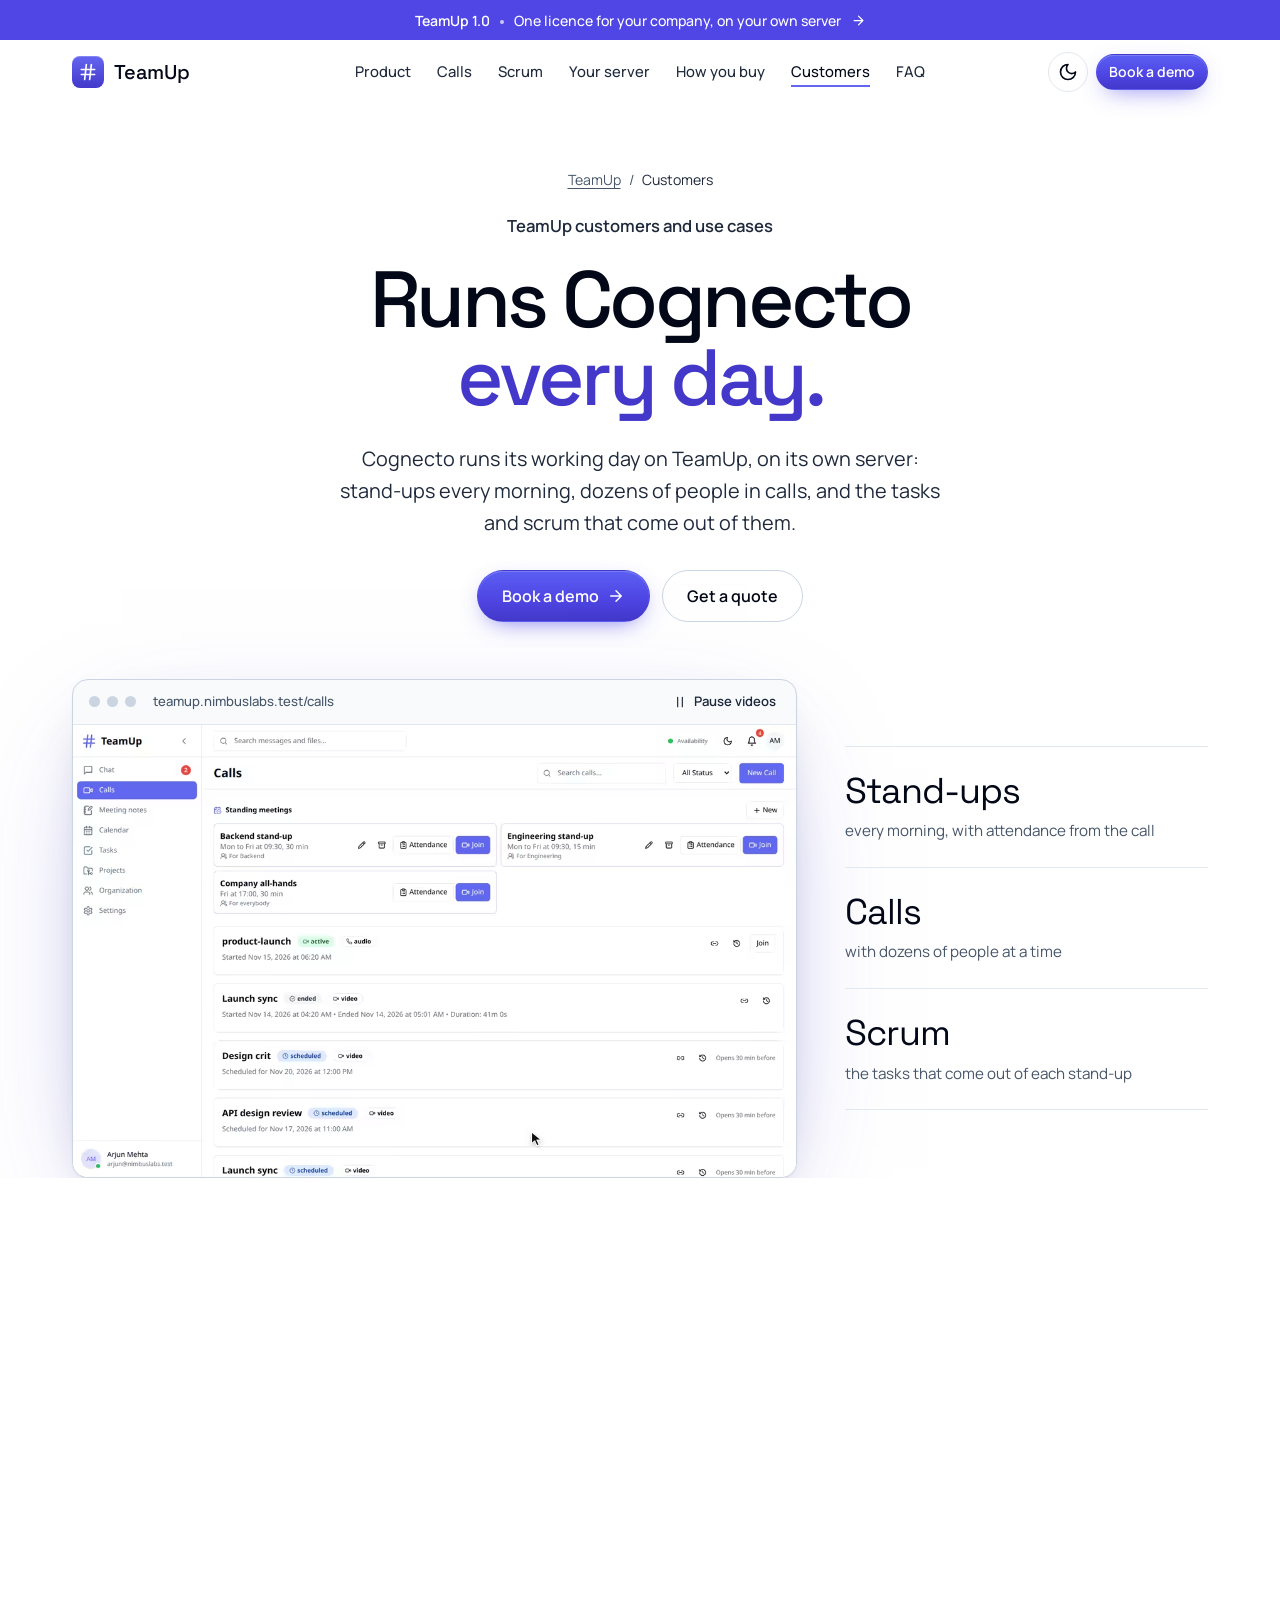
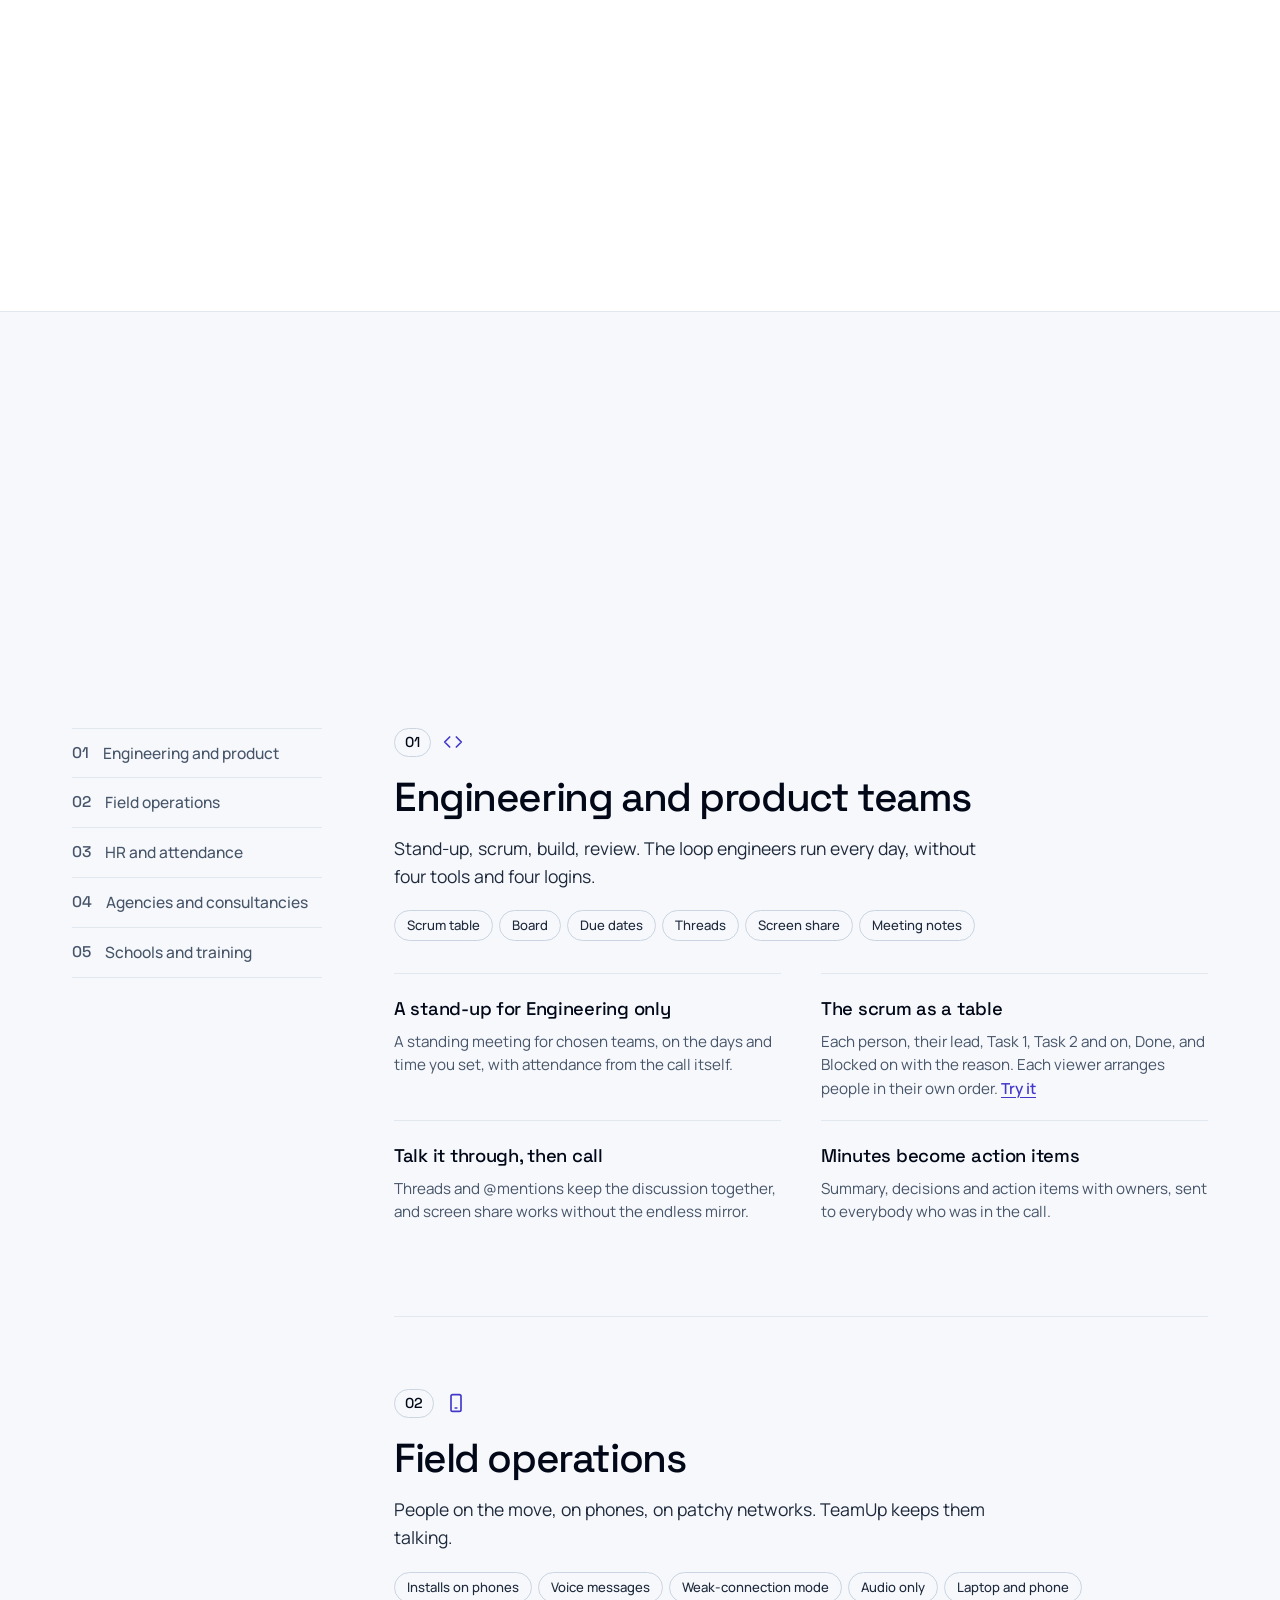
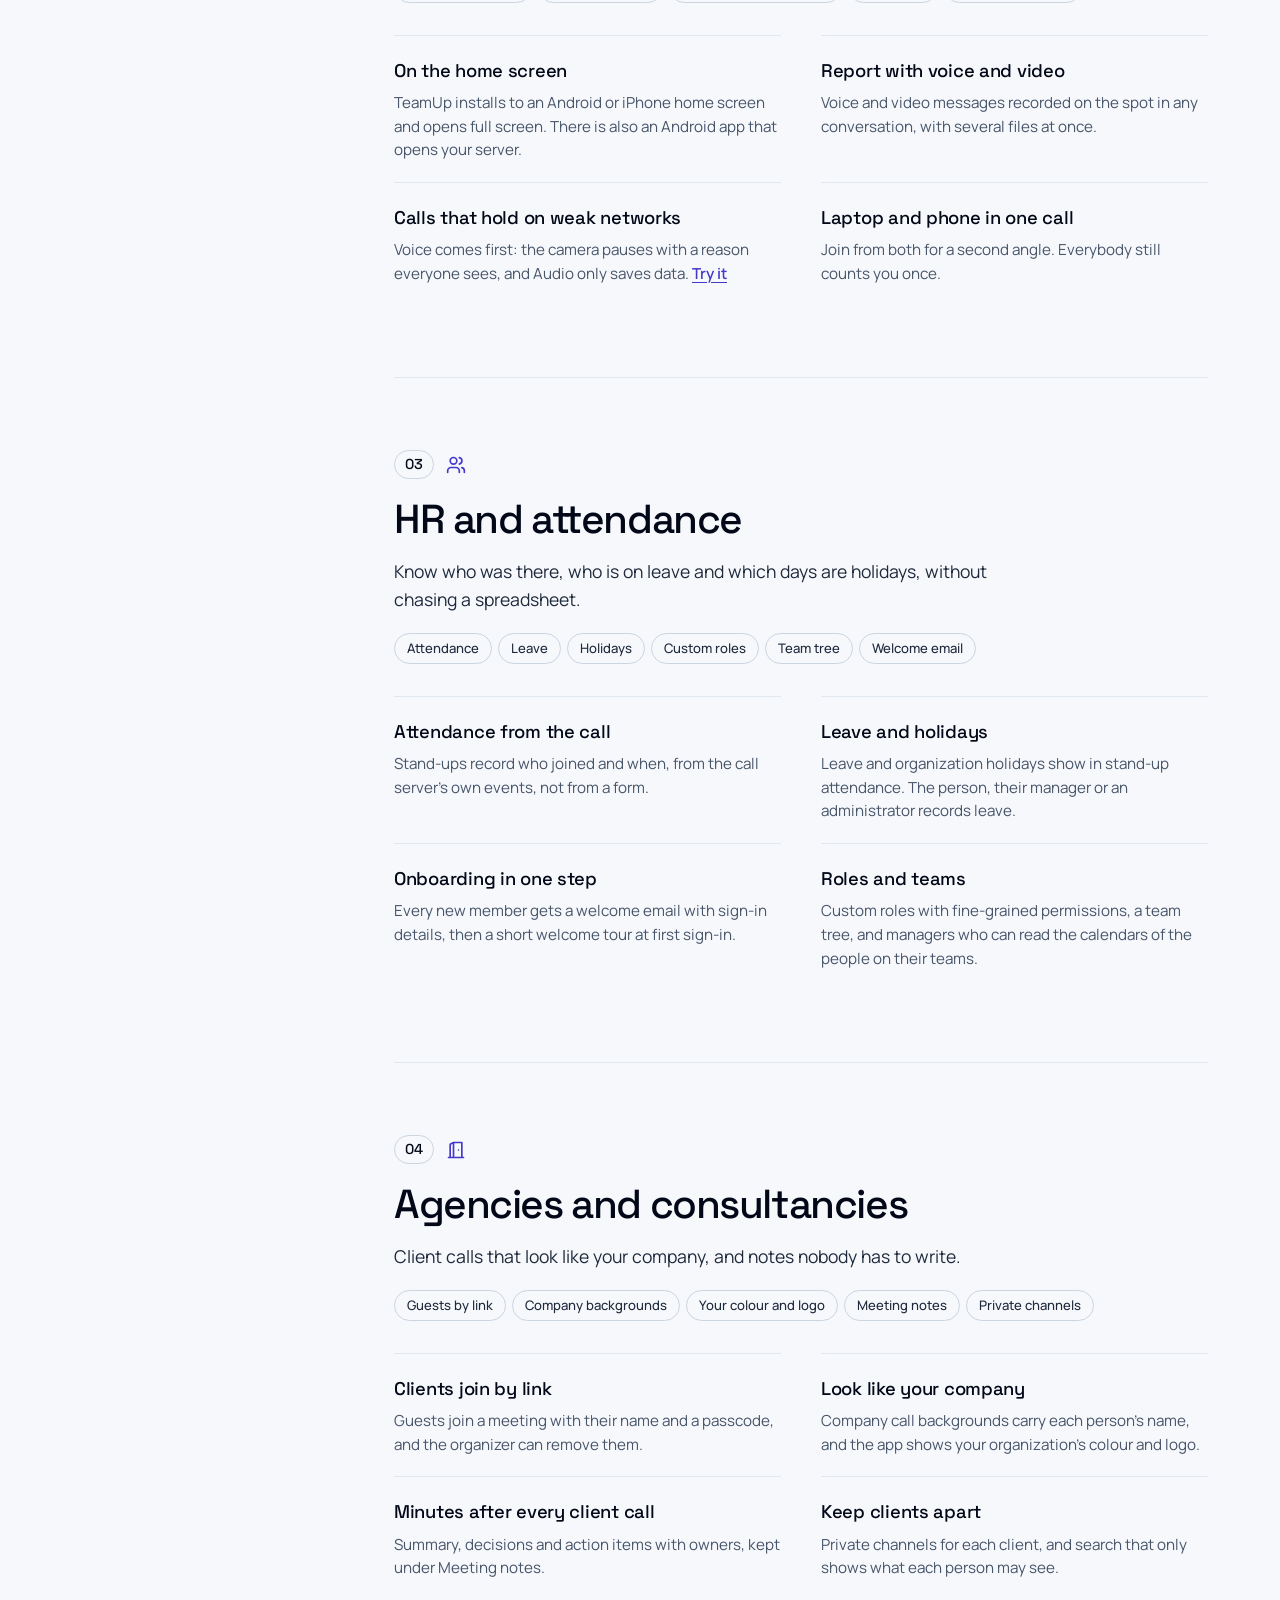
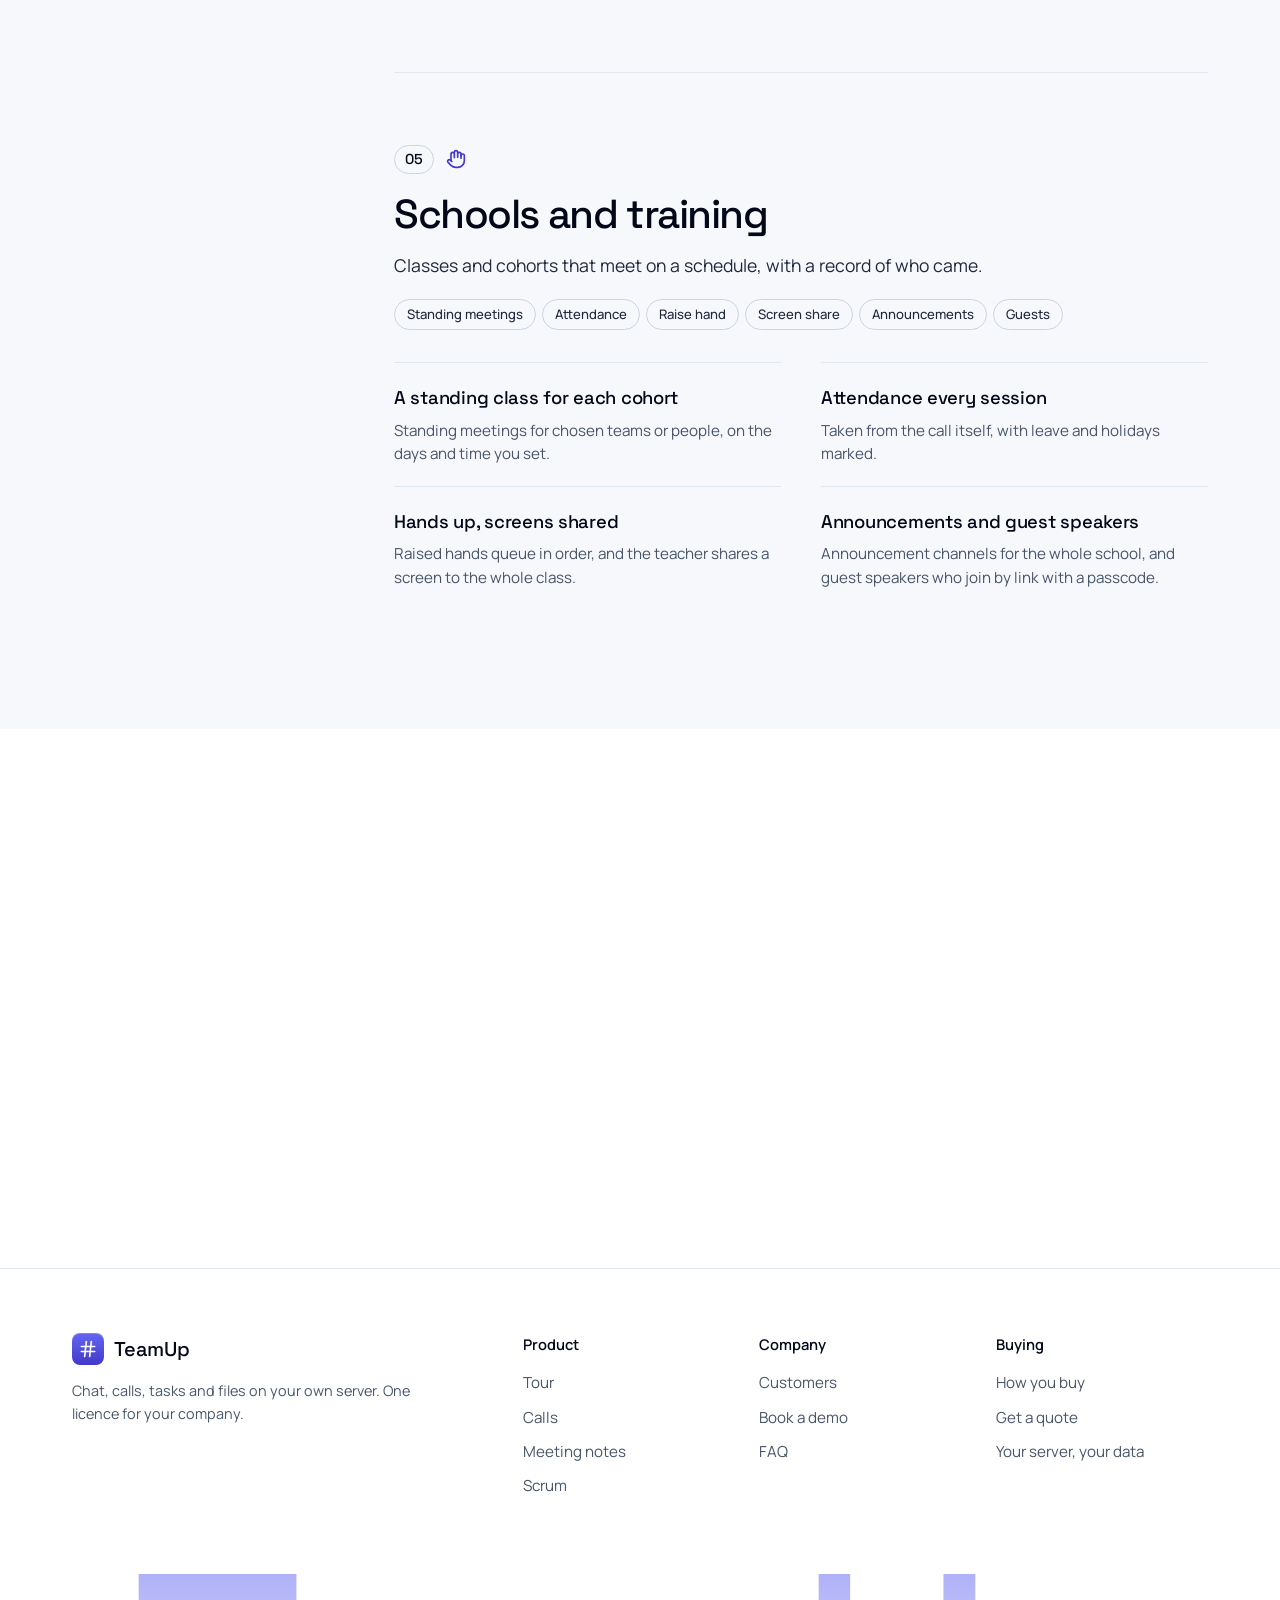
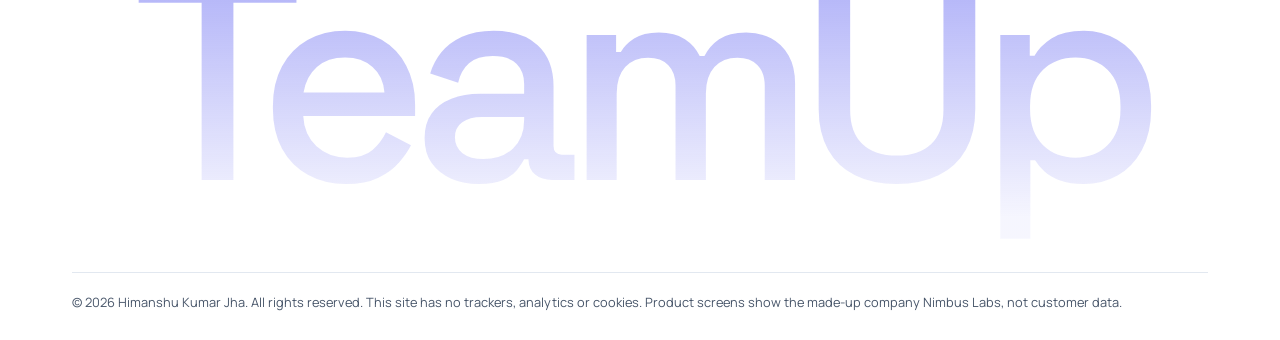
<file: customers.html>
<!doctype html>
<html lang="en" data-theme="dark">
<head>
  <meta charset="utf-8">
  <meta name="viewport" content="width=device-width, initial-scale=1, viewport-fit=cover">
  <title>TeamUp Customers and Use Cases: Cognecto, Engineering, HR, Schools</title>
  <meta name="description" content="How Cognecto runs its daily stand-ups, chat, calls and tasks on TeamUp, an on-premise team workspace, and how engineering, field, HR, agency and school teams use it.">
  <meta http-equiv="Content-Security-Policy" content="default-src 'self'; script-src 'self'; style-src 'self'; img-src 'self' data:; media-src 'self'; font-src 'self'; connect-src 'self'; form-action 'self' mailto: https:; base-uri 'self'; object-src 'none'">
  <meta name="referrer" content="strict-origin-when-cross-origin">
  <meta name="color-scheme" content="dark light">
  <meta name="theme-color" content="#020817" media="(prefers-color-scheme: dark)">
  <meta name="theme-color" content="#ffffff" media="(prefers-color-scheme: light)">
  <link rel="canonical" href="https://himanshu-kr-jha.github.io/teamup-site/customers.html">
  <link rel="icon" href="favicon.svg" type="image/svg+xml">
  <link rel="icon" href="favicon-32.png" sizes="32x32" type="image/png">
  <link rel="apple-touch-icon" href="apple-touch-icon.png">
  <meta property="og:type" content="website">
  <meta property="og:site_name" content="TeamUp">
  <meta property="og:locale" content="en_IN">
  <meta property="og:title" content="TeamUp Customers and Use Cases: Cognecto, Engineering, HR, Schools">
  <meta property="og:description" content="How Cognecto runs its daily stand-ups, chat, calls and tasks on TeamUp, an on-premise team workspace, and how engineering, field, HR, agency and school teams use it.">
  <meta property="og:url" content="https://himanshu-kr-jha.github.io/teamup-site/customers.html">
  <meta property="og:image" content="https://himanshu-kr-jha.github.io/teamup-site/assets/img/og.png">
  <meta property="og:image:width" content="1200">
  <meta property="og:image:height" content="630">
  <meta property="og:image:alt" content="TeamUp: your team's whole day, on your own server">
  <meta name="twitter:card" content="summary_large_image">
  <meta name="twitter:title" content="TeamUp Customers and Use Cases: Cognecto, Engineering, HR, Schools">
  <meta name="twitter:description" content="How Cognecto runs its daily stand-ups, chat, calls and tasks on TeamUp, an on-premise team workspace, and how engineering, field, HR, agency and school teams use it.">
  <meta name="twitter:image" content="https://himanshu-kr-jha.github.io/teamup-site/assets/img/og.png">
  <link rel="preload" href="assets/fonts/space-grotesk-latin.woff2" as="font" type="font/woff2" crossorigin>
  <link rel="preload" href="assets/fonts/manrope-latin.woff2" as="font" type="font/woff2" crossorigin>
  <script src="assets/js/theme.js"></script>
  <link rel="stylesheet" href="assets/css/site.css?v=2">
  <script src="assets/js/main.js?v=2" defer></script>
  <script type="application/ld+json">{"@context": "https://schema.org", "@type": "BreadcrumbList", "itemListElement": [{"@type": "ListItem", "position": 1, "name": "TeamUp", "item": "https://himanshu-kr-jha.github.io/teamup-site/"}, {"@type": "ListItem", "position": 2, "name": "Customers", "item": "https://himanshu-kr-jha.github.io/teamup-site/customers.html"}]}</script>
</head>
<body>
<svg class="sprite" aria-hidden="true" focusable="false">
  <symbol id="i-logo" viewBox="0 0 24 24"><path d="M4 9h16M4 15h16M10 3 8 21M16 3l-2 18"/></symbol>
  <symbol id="i-chat" viewBox="0 0 24 24"><path d="M21 15a2 2 0 0 1-2 2H7l-4 4V5a2 2 0 0 1 2-2h14a2 2 0 0 1 2 2z"/></symbol>
  <symbol id="i-video" viewBox="0 0 24 24"><path d="m16 13 5.2 3.5a.5.5 0 0 0 .8-.4V7.9a.5.5 0 0 0-.8-.4L16 11"/><rect x="2" y="6" width="14" height="12" rx="2"/></symbol>
  <symbol id="i-video-off" viewBox="0 0 24 24"><path d="M10.7 6H14a2 2 0 0 1 2 2v3.3l1 1L22 8v8M16 16a2 2 0 0 1-2 2H4a2 2 0 0 1-2-2V8a2 2 0 0 1 2-2h2M2 2l20 20"/></symbol>
  <symbol id="i-notes" viewBox="0 0 24 24"><path d="M15 2H6a2 2 0 0 0-2 2v16a2 2 0 0 0 2 2h12a2 2 0 0 0 2-2V7z"/><path d="M14 2v5h6M8 13h8M8 17h5"/></symbol>
  <symbol id="i-tasks" viewBox="0 0 24 24"><rect x="3" y="3" width="18" height="18" rx="2"/><path d="m9 12 2 2 4-4"/></symbol>
  <symbol id="i-calendar" viewBox="0 0 24 24"><rect x="3" y="4" width="18" height="18" rx="2"/><path d="M16 2v4M8 2v4M3 10h18"/></symbol>
  <symbol id="i-search" viewBox="0 0 24 24"><circle cx="11" cy="11" r="7"/><path d="m21 21-4.3-4.3"/></symbol>
  <symbol id="i-phone" viewBox="0 0 24 24"><rect x="6" y="2" width="12" height="20" rx="2"/><path d="M11 18h2"/></symbol>
  <symbol id="i-server" viewBox="0 0 24 24"><rect x="2" y="3" width="20" height="8" rx="2"/><rect x="2" y="13" width="20" height="8" rx="2"/><path d="M6 7h.01M6 17h.01"/></symbol>
  <symbol id="i-shield" viewBox="0 0 24 24"><path d="M12 22s8-4 8-10V5l-8-3-8 3v7c0 6 8 10 8 10z"/><path d="m9 12 2 2 4-4"/></symbol>
  <symbol id="i-lock" viewBox="0 0 24 24"><rect x="4" y="11" width="16" height="10" rx="2"/><path d="M8 11V7a4 4 0 0 1 8 0v4"/></symbol>
  <symbol id="i-users" viewBox="0 0 24 24"><path d="M16 21v-2a4 4 0 0 0-4-4H6a4 4 0 0 0-4 4v2"/><circle cx="9" cy="7" r="4"/><path d="M22 21v-2a4 4 0 0 0-3-3.9M16 3.1a4 4 0 0 1 0 7.8"/></symbol>
  <symbol id="i-hand" viewBox="0 0 24 24"><path d="M18 11V6a2 2 0 0 0-4 0M14 10V4a2 2 0 0 0-4 0v2M10 10.5V6a2 2 0 0 0-4 0v8"/><path d="M18 8a2 2 0 1 1 4 0v6a8 8 0 0 1-8 8h-2c-2.8 0-4.5-.9-6-2.4l-3.6-3.6a2 2 0 0 1 2.8-2.8L7 15"/></symbol>
  <symbol id="i-mic" viewBox="0 0 24 24"><rect x="9" y="2" width="6" height="12" rx="3"/><path d="M19 10v2a7 7 0 0 1-14 0v-2M12 19v3"/></symbol>
  <symbol id="i-mic-off" viewBox="0 0 24 24"><path d="M2 2l20 20M18.9 13.4A7 7 0 0 0 19 12v-2M5 10v2a7 7 0 0 0 12 5M15 9.3V5a3 3 0 0 0-5.7-1.3M9 9v3a3 3 0 0 0 5.1 2.1M12 19v3"/></symbol>
  <symbol id="i-wifi" viewBox="0 0 24 24"><path d="M12 20h.01M2 8.8a15 15 0 0 1 20 0M5 12.9a10 10 0 0 1 14 0M8.5 16.4a5 5 0 0 1 7 0"/></symbol>
  <symbol id="i-wifi-low" viewBox="0 0 24 24"><path d="M12 20h.01M8.5 16.4a5 5 0 0 1 7 0M5 12.9a10 10 0 0 1 5.2-2.8M19 12.9a10 10 0 0 0-2.3-1.7M2 8.8a15 15 0 0 1 4.2-2.8M22 8.8A15 15 0 0 0 10.7 4.2M2 2l20 20"/></symbol>
  <symbol id="i-headphones" viewBox="0 0 24 24"><path d="M3 14h3a2 2 0 0 1 2 2v3a2 2 0 0 1-2 2H5a2 2 0 0 1-2-2v-7a9 9 0 0 1 18 0v7a2 2 0 0 1-2 2h-1a2 2 0 0 1-2-2v-3a2 2 0 0 1 2-2h3"/></symbol>
  <symbol id="i-image" viewBox="0 0 24 24"><rect x="3" y="3" width="18" height="18" rx="2"/><circle cx="9" cy="9" r="2"/><path d="m21 15-3.1-3.1a2 2 0 0 0-2.8 0L6 21"/></symbol>
  <symbol id="i-screen" viewBox="0 0 24 24"><rect x="2" y="3" width="20" height="14" rx="2"/><path d="M8 21h8M12 17v4M9 10l3-3 3 3M12 7v6"/></symbol>
  <symbol id="i-sparkles" viewBox="0 0 24 24"><path d="M9.9 15.5A2 2 0 0 0 8.5 14l-6.1-1.6a.5.5 0 0 1 0-1L8.5 9.9A2 2 0 0 0 9.9 8.5l1.6-6.1a.5.5 0 0 1 1 0l1.6 6.1a2 2 0 0 0 1.4 1.4l6.1 1.6a.5.5 0 0 1 0 1L15.5 14a2 2 0 0 0-1.4 1.4l-1.6 6.1a.5.5 0 0 1-1 0zM20 3v4M22 5h-4"/></symbol>
  <symbol id="i-gauge" viewBox="0 0 24 24"><path d="m12 14 4-4M3.3 19a10 10 0 1 1 17.4 0"/></symbol>
  <symbol id="i-tag" viewBox="0 0 24 24"><path d="M12.6 2.6A2 2 0 0 0 11.2 2H4a2 2 0 0 0-2 2v7.2a2 2 0 0 0 .6 1.4l8.7 8.7a2.4 2.4 0 0 0 3.4 0l6.6-6.6a2.4 2.4 0 0 0 0-3.4z"/><circle cx="7.5" cy="7.5" r="1.5"/></symbol>
  <symbol id="i-wrench" viewBox="0 0 24 24"><path d="M14.7 6.3a1 1 0 0 0 0 1.4l1.6 1.6a1 1 0 0 0 1.4 0l3.8-3.8a6 6 0 0 1-7.9 7.9l-6.9 6.9a2.1 2.1 0 0 1-3-3l6.9-6.9a6 6 0 0 1 7.9-7.9z"/></symbol>
  <symbol id="i-check" viewBox="0 0 24 24"><path d="M20 6 9 17l-5-5"/></symbol>
  <symbol id="i-x" viewBox="0 0 24 24"><path d="M18 6 6 18M6 6l12 12"/></symbol>
  <symbol id="i-arrow" viewBox="0 0 24 24"><path d="M5 12h14M12 5l7 7-7 7"/></symbol>
  <symbol id="i-play" viewBox="0 0 24 24"><path d="M7 4v16l13-8z"/></symbol>
  <symbol id="i-pause" viewBox="0 0 24 24"><path d="M8 4v16M16 4v16"/></symbol>
  <symbol id="i-grip" viewBox="0 0 24 24"><circle cx="9" cy="6" r="1"/><circle cx="9" cy="12" r="1"/><circle cx="9" cy="18" r="1"/><circle cx="15" cy="6" r="1"/><circle cx="15" cy="12" r="1"/><circle cx="15" cy="18" r="1"/></symbol>
  <symbol id="i-copy" viewBox="0 0 24 24"><rect x="9" y="9" width="12" height="12" rx="2"/><path d="M5 15H4a2 2 0 0 1-2-2V4a2 2 0 0 1 2-2h9a2 2 0 0 1 2 2v1"/></symbol>
  <symbol id="i-sun" viewBox="0 0 24 24"><circle cx="12" cy="12" r="4"/><path d="M12 2v2M12 20v2M4.9 4.9l1.4 1.4M17.7 17.7l1.4 1.4M2 12h2M20 12h2M6.3 17.7l-1.4 1.4M19.1 4.9l-1.4 1.4"/></symbol>
  <symbol id="i-moon" viewBox="0 0 24 24"><path d="M12 3a6 6 0 0 0 9 9 9 9 0 1 1-9-9z"/></symbol>
  <symbol id="i-menu" viewBox="0 0 24 24"><path d="M4 6h16M4 12h16M4 18h16"/></symbol>
  <symbol id="i-send" viewBox="0 0 24 24"><path d="m22 2-7 20-4-9-9-4z"/><path d="M22 2 11 13"/></symbol>
  <symbol id="i-at" viewBox="0 0 24 24"><circle cx="12" cy="12" r="4"/><path d="M16 8v5a3 3 0 0 0 6 0v-1a10 10 0 1 0-4 8"/></symbol>
  <symbol id="i-link" viewBox="0 0 24 24"><path d="M10 13a5 5 0 0 0 7.5.5l3-3a5 5 0 0 0-7-7l-1.7 1.7"/><path d="M14 11a5 5 0 0 0-7.5-.5l-3 3a5 5 0 0 0 7 7l1.7-1.7"/></symbol>
  <symbol id="i-refresh" viewBox="0 0 24 24"><path d="M3 12a9 9 0 0 1 15-6.7L21 8M21 3v5h-5M21 12a9 9 0 0 1-15 6.7L3 16M3 21v-5h5"/></symbol>
  <symbol id="i-volume" viewBox="0 0 24 24"><path d="M11 5 6 9H2v6h4l5 4zM15.5 8.5a5 5 0 0 1 0 7M19 5a10 10 0 0 1 0 14"/></symbol>
  <symbol id="i-blocked" viewBox="0 0 24 24"><circle cx="12" cy="12" r="10"/><path d="m4.9 4.9 14.2 14.2"/></symbol>
  <symbol id="i-chart" viewBox="0 0 24 24"><path d="M3 3v18h18M7 16l4-5 4 3 5-7"/></symbol>
  <symbol id="i-code" viewBox="0 0 24 24"><path d="m16 18 6-6-6-6M8 6l-6 6 6 6"/></symbol>
  <symbol id="i-plus" viewBox="0 0 24 24"><path d="M12 5v14M5 12h14"/></symbol>
  <symbol id="i-door" viewBox="0 0 24 24"><path d="M9 21V3h10v18M3 21h18M15 12h.01M9 3 5 5v16"/></symbol>
  <symbol id="i-phone-call" viewBox="0 0 24 24"><path d="M22 16.9v3a2 2 0 0 1-2.2 2 19.8 19.8 0 0 1-8.6-3.1 19.5 19.5 0 0 1-6-6A19.8 19.8 0 0 1 2.1 4.2 2 2 0 0 1 4.1 2h3a2 2 0 0 1 2 1.7c.1 1 .4 1.9.7 2.8a2 2 0 0 1-.5 2.1L8 9.9a16 16 0 0 0 6 6l1.3-1.3a2 2 0 0 1 2.1-.4c.9.3 1.8.6 2.8.7a2 2 0 0 1 1.7 2z"/></symbol>
</svg>

<a class="skip" href="#main">Skip to content</a>

<aside class="topline" aria-label="Announcement">
  <div class="container">
    <a class="topline-link" href="./#buy"><span class="topline-tag">TeamUp 1.0</span><span class="topline-text">One licence for your company, on your own server</span><svg aria-hidden="true"><use href="#i-arrow"/></svg></a>
  </div>
</aside>

<header class="site-header" data-header>
  <div class="container header-inner">
    <a class="brand" href="./" aria-label="TeamUp home">
      <span class="brand-mark" aria-hidden="true"><svg><use href="#i-logo"/></svg></span>
      <span class="brand-name">TeamUp</span>
    </a>
    <nav class="nav" aria-label="Main">
      <button class="icon-btn nav-toggle" type="button" aria-expanded="false" aria-controls="nav-list" data-nav-toggle>
        <svg aria-hidden="true"><use href="#i-menu"/></svg><span class="sr-only">Menu</span>
      </button>
      <ul class="nav-list" id="nav-list" data-nav-list>
        <li><a href="./#product">Product</a></li>
        <li><a href="./#calls">Calls</a></li>
        <li><a href="./#scrum">Scrum</a></li>
        <li><a href="./#own">Your server</a></li>
        <li><a href="./#buy">How you buy</a></li>
        <li><a href="customers.html" aria-current="page">Customers</a></li>
        <li><a href="./#faq">FAQ</a></li>
      </ul>
    </nav>
    <div class="header-actions">
      <button class="icon-btn" type="button" data-theme-toggle aria-label="Switch to light mode">
        <svg class="when-dark" aria-hidden="true"><use href="#i-sun"/></svg>
        <svg class="when-light" aria-hidden="true"><use href="#i-moon"/></svg>
      </button>
      <a class="btn btn-primary btn-sm" href="https://calendar.app.google/N49RsbFjwGHiVa6d6" target="_blank" rel="noopener" data-demo>Book a demo<span class="sr-only"> (opens a booking page in a new tab)</span></a>
    </div>
  </div>
</header>

<main id="main">

<section class="hero page-hero" aria-labelledby="c-title">
  <div class="hero-glow" aria-hidden="true"></div>
  <div class="container hero-inner">
    <nav class="crumbs" aria-label="Breadcrumb"><a href="./">TeamUp</a><span aria-hidden="true">/</span><span aria-current="page">Customers</span></nav>
    <h1 id="c-title" class="hero-title"><span class="hero-kicker">TeamUp customers and use cases</span> Runs Cognecto <span class="accent">every day.</span></h1>
    <p class="hero-sub">Cognecto runs its working day on TeamUp, on its own server: <span class="nb">stand-ups</span> every morning, dozens of people in calls, and the tasks and scrum that come out of them.</p>
    <div class="cta-row cta-center">
      <a class="btn btn-primary btn-lg" href="https://calendar.app.google/N49RsbFjwGHiVa6d6" target="_blank" rel="noopener" data-demo>Book a demo <svg aria-hidden="true"><use href="#i-arrow"/></svg><span class="sr-only"> (opens a booking page in a new tab)</span></a>
      <a class="btn btn-ghost btn-lg" href="https://calendar.app.google/N49RsbFjwGHiVa6d6" target="_blank" rel="noopener" data-demo>Get a quote<span class="sr-only"> (opens a booking page in a new tab)</span></a>
    </div>
  </div>
  <div class="container story-wrap">
    <div class="story-grid">
      <figure class="window story-window">
        <div class="window-bar"><span></span><span></span><span></span><b>teamup.nimbuslabs.test/calls</b>
          <button class="motion-btn" type="button" data-motion-toggle aria-pressed="false">
            <svg class="when-playing" aria-hidden="true"><use href="#i-pause"/></svg>
            <svg class="when-paused" aria-hidden="true"><use href="#i-play"/></svg>
            <span data-motion-label>Pause videos</span>
          </button>
        </div>
        <div class="window-screen">
          <video muted loop playsinline preload="none" data-lazy-video data-name="standup" data-poster="standup"></video>
        </div>
        <figcaption class="sr-only">Screen recording: creating a daily stand-up for the backend team in TeamUp, at the demo company Nimbus Labs</figcaption>
      </figure>
      <dl class="spec-grid spec-stack">
        <div class="spec"><dt>Stand-ups</dt><dd>every morning, with attendance from the call</dd></div>
        <div class="spec"><dt>Calls</dt><dd>with dozens of people at a time</dd></div>
        <div class="spec"><dt>Scrum</dt><dd>the tasks that come out of each stand-up</dd></div>
      </dl>
    </div>
  </div>
</section>

<section class="section loop-section" aria-labelledby="day-title">
  <div class="container">
    <div class="chapter-head reveal">
      <p class="eyebrow">The daily loop</p>
      <h2 id="day-title">From stand-up to done, in one place</h2>
      <p class="lede">The loop a team like Cognecto's runs on TeamUp. Every step below is a feature in TeamUp 1.0.</p>
    </div>
    <ol class="loop reveal">
      <li><time>Morning</time><span>The stand-up opens for the teams it is for. Attendance comes from the call, with leave and holidays shown.</span></li>
      <li><time>Right after</time><span>The scrum table: each person, their lead, Task 1, Task 2 and on, what they finished, and what is blocked and why.</span></li>
      <li><time>All day</time><span>Channels, threads and @mentions, with a call one tap away from any conversation.</span></li>
      <li><time>After each call</time><span>Minutes with decisions and owners go to everybody who was there.</span></li>
      <li><time>On the calendar</time><span>Calls show for the time each person was really in them.</span></li>
    </ol>
  </div>
</section>

<section class="section types-section" aria-labelledby="built-title">
  <div class="container">
    <div class="chapter-head reveal">
      <p class="eyebrow">Built for</p>
      <h2 id="built-title">Five kinds of teams, one workspace</h2>
      <p class="lede">The workflow TeamUp supports for each, using only what is in the product today.</p>
    </div>
    <div class="types-layout">
      <nav class="type-index" aria-label="Team types">
        <ul>
          <li><a href="#eng"><span class="type-n" aria-hidden="true">01</span>Engineering and product</a></li>
          <li><a href="#field"><span class="type-n" aria-hidden="true">02</span>Field operations</a></li>
          <li><a href="#hr"><span class="type-n" aria-hidden="true">03</span>HR and attendance</a></li>
          <li><a href="#agency"><span class="type-n" aria-hidden="true">04</span>Agencies and consultancies</a></li>
          <li><a href="#schools"><span class="type-n" aria-hidden="true">05</span>Schools and training</a></li>
        </ul>
      </nav>
      <div class="types">
        <article class="type" id="eng" aria-labelledby="eng-title">
          <div class="type-head">
            <p class="chapter-num"><span>01</span><svg aria-hidden="true"><use href="#i-code"/></svg></p>
            <h3 id="eng-title">Engineering and product teams</h3>
            <p>Stand-up, scrum, build, review. The loop engineers run every day, without four tools and four logins.</p>
            <div class="chips"><span>Scrum table</span><span>Board</span><span>Due dates</span><span>Threads</span><span>Screen share</span><span>Meeting notes</span></div>
          </div>
          <ol class="flow-steps">
            <li><b>A stand-up for Engineering only</b><span>A standing meeting for chosen teams, on the days and time you set, with attendance from the call itself.</span></li>
            <li><b>The scrum as a table</b><span>Each person, their lead, Task 1, Task 2 and on, Done, and Blocked on with the reason. Each viewer arranges people in their own order. <a href="./#scrum">Try it</a></span></li>
            <li><b>Talk it through, then call</b><span>Threads and @mentions keep the discussion together, and screen share works without the endless mirror.</span></li>
            <li><b>Minutes become action items</b><span>Summary, decisions and action items with owners, sent to everybody who was in the call.</span></li>
          </ol>
        </article>

        <article class="type" id="field" aria-labelledby="field-title">
          <div class="type-head">
            <p class="chapter-num"><span>02</span><svg aria-hidden="true"><use href="#i-phone"/></svg></p>
            <h3 id="field-title">Field operations</h3>
            <p>People on the move, on phones, on patchy networks. TeamUp keeps them talking.</p>
            <div class="chips"><span>Installs on phones</span><span>Voice messages</span><span>Weak-connection mode</span><span>Audio only</span><span>Laptop and phone</span></div>
          </div>
          <ol class="flow-steps">
            <li><b>On the home screen</b><span>TeamUp installs to an Android or iPhone home screen and opens full screen. There is also an Android app that opens your server.</span></li>
            <li><b>Report with voice and video</b><span>Voice and video messages recorded on the spot in any conversation, with several files at once.</span></li>
            <li><b>Calls that hold on weak networks</b><span>Voice comes first: the camera pauses with a reason everyone sees, and Audio only saves data. <a href="./#calls">Try it</a></span></li>
            <li><b>Laptop and phone in one call</b><span>Join from both for a second angle. Everybody still counts you once.</span></li>
          </ol>
        </article>

        <article class="type" id="hr" aria-labelledby="hr-title">
          <div class="type-head">
            <p class="chapter-num"><span>03</span><svg aria-hidden="true"><use href="#i-users"/></svg></p>
            <h3 id="hr-title">HR and attendance</h3>
            <p>Know who was there, who is on leave and which days are holidays, without chasing a spreadsheet.</p>
            <div class="chips"><span>Attendance</span><span>Leave</span><span>Holidays</span><span>Custom roles</span><span>Team tree</span><span>Welcome email</span></div>
          </div>
          <ol class="flow-steps">
            <li><b>Attendance from the call</b><span>Stand-ups record who joined and when, from the call server's own events, not from a form.</span></li>
            <li><b>Leave and holidays</b><span>Leave and organization holidays show in stand-up attendance. The person, their manager or an administrator records leave.</span></li>
            <li><b>Onboarding in one step</b><span>Every new member gets a welcome email with sign-in details, then a short welcome tour at first sign-in.</span></li>
            <li><b>Roles and teams</b><span>Custom roles with fine-grained permissions, a team tree, and managers who can read the calendars of the people on their teams.</span></li>
          </ol>
        </article>

        <article class="type" id="agency" aria-labelledby="agency-title">
          <div class="type-head">
            <p class="chapter-num"><span>04</span><svg aria-hidden="true"><use href="#i-door"/></svg></p>
            <h3 id="agency-title">Agencies and consultancies</h3>
            <p>Client calls that look like your company, and notes nobody has to write.</p>
            <div class="chips"><span>Guests by link</span><span>Company backgrounds</span><span>Your colour and logo</span><span>Meeting notes</span><span>Private channels</span></div>
          </div>
          <ol class="flow-steps">
            <li><b>Clients join by link</b><span>Guests join a meeting with their name and a passcode, and the organizer can remove them.</span></li>
            <li><b>Look like your company</b><span>Company call backgrounds carry each person's name, and the app shows your organization's colour and logo.</span></li>
            <li><b>Minutes after every client call</b><span>Summary, decisions and action items with owners, kept under Meeting notes.</span></li>
            <li><b>Keep clients apart</b><span>Private channels for each client, and search that only shows what each person may see.</span></li>
          </ol>
        </article>

        <article class="type" id="schools" aria-labelledby="schools-title">
          <div class="type-head">
            <p class="chapter-num"><span>05</span><svg aria-hidden="true"><use href="#i-hand"/></svg></p>
            <h3 id="schools-title">Schools and training</h3>
            <p>Classes and cohorts that meet on a schedule, with a record of who came.</p>
            <div class="chips"><span>Standing meetings</span><span>Attendance</span><span>Raise hand</span><span>Screen share</span><span>Announcements</span><span>Guests</span></div>
          </div>
          <ol class="flow-steps">
            <li><b>A standing class for each cohort</b><span>Standing meetings for chosen teams or people, on the days and time you set.</span></li>
            <li><b>Attendance every session</b><span>Taken from the call itself, with leave and holidays marked.</span></li>
            <li><b>Hands up, screens shared</b><span>Raised hands queue in order, and the teacher shares a screen to the whole class.</span></li>
            <li><b>Announcements and guest speakers</b><span>Announcement channels for the whole school, and guest speakers who join by link with a passcode.</span></li>
          </ol>
        </article>
      </div>
    </div>
  </div>
</section>

<section class="final-cta" aria-labelledby="final-title">
  <div class="container">
    <div class="final-card reveal">
      <div>
        <h2 id="final-title">See it with your team's day</h2>
        <p class="lede">We will walk through TeamUp with the way your team works, then send a quote for your company.</p>
      </div>
      <div class="cta-row">
        <a class="btn btn-primary btn-lg" href="https://calendar.app.google/N49RsbFjwGHiVa6d6" target="_blank" rel="noopener" data-demo>Book a demo <svg aria-hidden="true"><use href="#i-arrow"/></svg><span class="sr-only"> (opens a booking page in a new tab)</span></a>
        <a class="btn btn-ghost btn-lg" href="https://calendar.app.google/N49RsbFjwGHiVa6d6" target="_blank" rel="noopener" data-demo>Get a quote<span class="sr-only"> (opens a booking page in a new tab)</span></a>
      </div>
    </div>
  </div>
</section>

</main>

<footer class="site-footer">
  <div class="container">
    <div class="footer-top">
      <div class="footer-brand">
        <a class="brand" href="./"><span class="brand-mark" aria-hidden="true"><svg><use href="#i-logo"/></svg></span><span class="brand-name">TeamUp</span></a>
        <p class="small muted">Chat, calls, tasks and files on your own server. One licence for your company.</p>
      </div>
      <nav class="footer-links" aria-label="Footer">
        <div><p class="footer-h">Product</p><a href="./#product">Tour</a><a href="./#calls">Calls</a><a href="./#notes">Meeting notes</a><a href="./#scrum">Scrum</a></div>
        <div><p class="footer-h">Company</p><a href="customers.html">Customers</a><a href="https://calendar.app.google/N49RsbFjwGHiVa6d6" target="_blank" rel="noopener" data-demo>Book a demo<span class="sr-only"> (opens a booking page in a new tab)</span></a><a href="./#faq">FAQ</a></div>
        <div><p class="footer-h">Buying</p><a href="./#buy">How you buy</a><a href="https://calendar.app.google/N49RsbFjwGHiVa6d6" target="_blank" rel="noopener" data-demo>Get a quote<span class="sr-only"> (opens a booking page in a new tab)</span></a><a href="./#own">Your server, your data</a></div>
      </nav>
    </div>
    <p class="footer-word" aria-hidden="true">TeamUp</p>
    <div class="footer-base">
      <p class="tiny muted">© 2026 Himanshu Kumar Jha. All rights reserved. This site has no trackers, analytics or cookies. Product screens show the made-up company Nimbus Labs, not customer data.</p>
    </div>
  </div>
</footer>

<div class="mobile-cta" data-mobile-cta>
  <a class="btn btn-primary" href="https://calendar.app.google/N49RsbFjwGHiVa6d6" target="_blank" rel="noopener" data-demo>Book a demo<span class="sr-only"> (opens a booking page in a new tab)</span></a>
  <a class="btn btn-ghost" href="https://calendar.app.google/N49RsbFjwGHiVa6d6" target="_blank" rel="noopener" data-demo>Get a quote<span class="sr-only"> (opens a booking page in a new tab)</span></a>
</div>
</body>
</html>
</file>
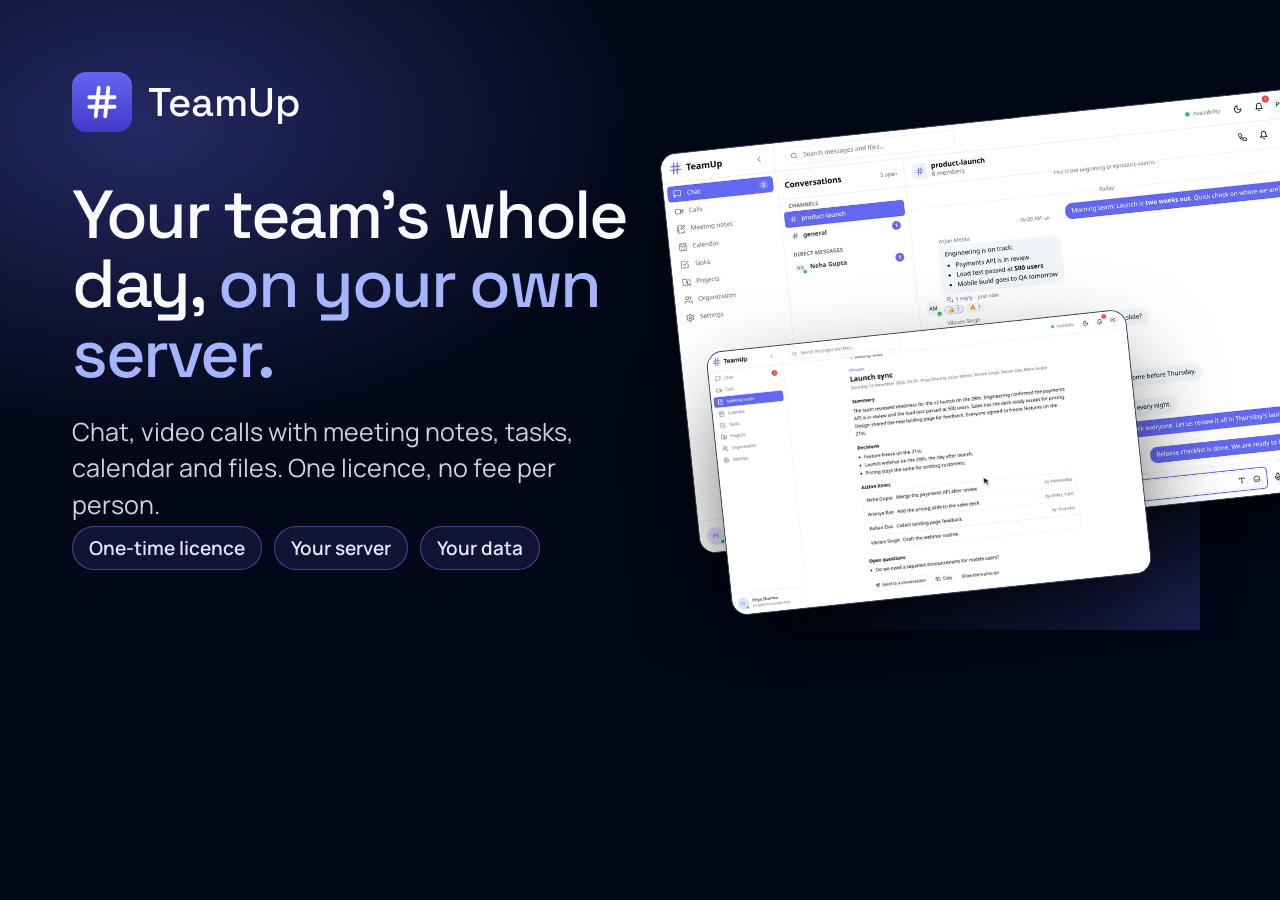
<file: tools/og.html>
<!doctype html>
<html><head><meta charset="utf-8">
<style>
@font-face { font-family: 'Space Grotesk'; src: url('../assets/fonts/space-grotesk-latin.woff2') format('woff2'); font-weight: 400 500; }
@font-face { font-family: 'Manrope'; src: url('../assets/fonts/manrope-latin.woff2') format('woff2'); font-weight: 400 600; }
html, body { margin: 0; }
body { width: 1200px; height: 630px; overflow: hidden; position: relative; background: #020817; color: #f8fafc; font-family: Manrope, sans-serif; }
.glow { position: absolute; inset: 0; background: radial-gradient(ellipse 60% 70% at 12% 20%, rgb(99 102 241 / .35), transparent 70%), radial-gradient(ellipse 50% 60% at 100% 100%, rgb(99 102 241 / .25), transparent 70%); }
.shot { position: absolute; right: -120px; top: 120px; width: 640px; border-radius: 16px; overflow: hidden; border: 1px solid #334155; transform: rotate(-6deg); box-shadow: 0 40px 100px -20px rgb(0 0 0 / .8); background: #fff; }
.shot img { display: block; width: 100%; }
.shot2 { right: 60px; top: 330px; width: 420px; transform: rotate(-6deg); }
.copy { position: absolute; left: 72px; top: 72px; width: 620px; }
.brand { display: flex; align-items: center; gap: 16px; font-family: 'Space Grotesk'; font-weight: 500; font-size: 40px; }
.mark { width: 60px; height: 60px; border-radius: 14px; background: linear-gradient(180deg, #6366f1, #4338ca); display: grid; place-items: center; }
.mark svg { width: 38px; height: 38px; fill: none; stroke: #fff; stroke-width: 2.4; stroke-linecap: round; }
h1 { font-family: 'Space Grotesk'; font-weight: 500; font-size: 68px; line-height: 1.02; letter-spacing: -0.035em; margin: 48px 0 0; }
h1 span { color: #a5b4fc; }
p { max-width: 540px; font-size: 25px; line-height: 1.45; color: #cbd5e1; margin: 26px 0 0; }
.tags { position: absolute; left: 72px; bottom: 60px; display: flex; gap: 12px; }
.tags b { font-weight: 600; font-size: 19px; padding: 8px 16px; border-radius: 999px; border: 1px solid rgb(129 140 248 / .45); background: rgb(99 102 241 / .14); color: #e0e7ff; }
</style></head>
<body>
<div class="glow"></div>
<div class="shot"><img src="../assets/img/posters/chat.webp" alt=""></div>
<div class="shot shot2"><img src="../assets/img/posters/notes.webp" alt=""></div>
<div class="copy">
  <div class="brand"><span class="mark"><svg viewBox="0 0 24 24"><path d="M4 9h16M4 15h16M10 3 8 21M16 3l-2 18"/></svg></span>TeamUp</div>
  <h1>Your team's whole day, <span>on your own server.</span></h1>
  <p>Chat, video calls with meeting notes, tasks, calendar and files. One licence, no fee per person.</p>
</div>
<div class="tags"><b>One-time licence</b><b>Your server</b><b>Your data</b></div>
</body></html>
</file>
<file: assets/css/site.css>
/* TeamUp marketing site. Colours come from the app's own theme
   (web/src/styles/globals.css): indigo 239 84% 67% on slate 222 84% 5%. */

@font-face {
  font-family: 'Space Grotesk';
  src: url('../fonts/space-grotesk-latin.woff2') format('woff2');
  font-weight: 400 500;
  font-display: swap;
}
@font-face {
  font-family: 'Manrope';
  src: url('../fonts/manrope-latin.woff2') format('woff2');
  font-weight: 400 600;
  font-display: swap;
}

:root,
:root[data-theme='dark'] {
  color-scheme: dark;
  --bg: #020817;
  --bg-alt: #060d1f;
  --surface: #0b1324;
  --surface-2: #111a2e;
  --surface-3: #1e293b;
  --border: #1e293b;
  --border-strong: #334155;
  --text: #f8fafc;
  --text-2: #cbd5e1;
  --muted: #94a3b8;
  --primary: #6366f1;
  --primary-2: #4f46e5;
  --primary-3: #4338ca;
  --link: #a5b4fc;
  --primary-soft: rgb(99 102 241 / 0.14);
  --primary-line: rgb(129 140 248 / 0.35);
  --ok: #4ade80;
  --ok-soft: rgb(34 197 94 / 0.14);
  --warn: #fbbf24;
  --warn-soft: rgb(245 158 11 / 0.15);
  --bad: #f87171;
  --bad-soft: rgb(239 68 68 / 0.15);
  --shadow: 0 1px 2px rgb(0 0 0 / 0.4), 0 20px 50px -20px rgb(0 0 0 / 0.7);
  --glow: 0 30px 80px -30px rgb(99 102 241 / 0.55);
  --scrim: 2 8 23;
  --kbd: #1e293b;
}

:root[data-theme='light'] {
  color-scheme: light;
  --bg: #ffffff;
  --bg-alt: #f6f8fc;
  --surface: #ffffff;
  --surface-2: #f8fafc;
  --surface-3: #eef2f7;
  --border: #e2e8f0;
  --border-strong: #cbd5e1;
  --text: #020817;
  --text-2: #1e293b;
  --muted: #475569;
  --link: #4338ca;
  --primary-soft: rgb(99 102 241 / 0.1);
  --primary-line: rgb(79 70 229 / 0.3);
  --ok: #166534;
  --ok-soft: rgb(34 197 94 / 0.14);
  --warn: #92400e;
  --warn-soft: rgb(245 158 11 / 0.16);
  --bad: #b91c1c;
  --bad-soft: rgb(239 68 68 / 0.12);
  --shadow: 0 1px 2px rgb(15 23 42 / 0.06), 0 20px 50px -24px rgb(15 23 42 / 0.25);
  --glow: 0 30px 80px -30px rgb(79 70 229 / 0.35);
  --scrim: 255 255 255;
  --kbd: #eef2f7;
}

/* Without JavaScript, the system setting still decides. */
@media (prefers-color-scheme: light) {
  :root:not(.js) {
    color-scheme: light;
    --bg: #ffffff; --bg-alt: #f6f8fc; --surface: #ffffff; --surface-2: #f8fafc; --surface-3: #eef2f7;
    --border: #e2e8f0; --border-strong: #cbd5e1; --text: #020817; --text-2: #1e293b; --muted: #475569;
    --link: #4338ca; --primary-soft: rgb(99 102 241 / 0.1); --primary-line: rgb(79 70 229 / 0.3);
    --ok: #166534; --warn: #92400e; --bad: #b91c1c; --scrim: 255 255 255; --kbd: #eef2f7;
    --shadow: 0 1px 2px rgb(15 23 42 / 0.06), 0 20px 50px -24px rgb(15 23 42 / 0.25);
    --glow: 0 30px 80px -30px rgb(79 70 229 / 0.35);
  }
}

*,
*::before,
*::after { box-sizing: border-box; }

html {
  -webkit-text-size-adjust: 100%;
  text-size-adjust: 100%;
}
body {
  margin: 0;
  background: var(--bg);
  color: var(--text);
  font-family: Manrope, ui-sans-serif, system-ui, -apple-system, 'Segoe UI', sans-serif;
  font-size: 1rem;
  line-height: 1.6;
  font-feature-settings: 'rlig' 1, 'calt' 1;
  -webkit-font-smoothing: antialiased;
  overflow-x: clip;
}
img, video, svg { display: block; max-width: 100%; }
button, input, select, textarea { font: inherit; color: inherit; }
button { cursor: pointer; }
a { color: var(--link); text-underline-offset: 3px; }
h1, h2, h3, h4 {
  font-family: 'Space Grotesk', Manrope, ui-sans-serif, system-ui, sans-serif;
  font-weight: 500;
  line-height: 1.12;
  letter-spacing: -0.02em;
  margin: 0;
  text-wrap: balance;
}
p { margin: 0; }
ul, ol { margin: 0; padding: 0; }
code, kbd, pre { font-family: ui-monospace, 'SFMono-Regular', Menlo, Consolas, monospace; font-size: 0.9em; }
kbd { background: var(--kbd); border: 1px solid var(--border-strong); border-bottom-width: 2px; border-radius: 6px; padding: 0 6px; }
:where(a, button, input, select, textarea, summary, [tabindex]):focus-visible {
  outline: 2px solid var(--primary);
  outline-offset: 2px;
  border-radius: 6px;
}
::selection { background: rgb(99 102 241 / 0.35); }

[hidden] { display: none !important; }
.sprite { position: absolute; width: 0; height: 0; overflow: hidden; }
.sr-only {
  position: absolute !important; width: 1px; height: 1px; padding: 0; margin: -1px;
  overflow: hidden; clip: rect(0 0 0 0); white-space: nowrap; border: 0;
}
.skip {
  position: absolute; left: 16px; top: -60px; z-index: 100;
  background: var(--primary-2); color: #fff; padding: 10px 16px; border-radius: 10px; font-weight: 600;
}
.skip:focus { top: 12px; }

.container { width: 100%; max-width: 1200px; margin-inline: auto; padding-inline: 16px; }
@media (min-width: 640px) { .container { padding-inline: 24px; } }
@media (min-width: 1024px) { .container { padding-inline: 32px; } }

.small { font-size: 0.9rem; line-height: 1.55; }
.tiny { font-size: 0.8rem; line-height: 1.5; }
.muted { color: var(--muted); }

/* Icons drawn as lines, like the app's lucide set. */
svg:not(.flow-svg):not(.sprite) { fill: none; stroke: currentColor; stroke-width: 2; stroke-linecap: round; stroke-linejoin: round; }

/* ---------- Buttons ---------- */
.btn {
  --h: 44px;
  display: inline-flex; align-items: center; justify-content: center; gap: 8px;
  min-height: var(--h); padding: 0 18px;
  border-radius: 12px; border: 1px solid transparent;
  font-weight: 600; font-size: 0.95rem; line-height: 1.2; text-decoration: none; white-space: nowrap;
  transition: background-color .15s, border-color .15s, color .15s, transform .15s, box-shadow .15s;
}
.btn svg { width: 18px; height: 18px; flex: none; }
.btn:active { transform: translateY(1px); }
.btn-sm { --h: 36px; padding: 0 12px; font-size: 0.875rem; border-radius: 10px; }
.btn-sm svg { width: 16px; height: 16px; }
.btn-lg { --h: 52px; padding: 0 24px; font-size: 1rem; border-radius: 14px; }
.btn-icon { width: var(--h); padding: 0; }
.btn-primary {
  background: linear-gradient(180deg, #5b5ff2 0%, var(--primary-2) 55%, var(--primary-3) 100%);
  color: #fff;
  box-shadow: inset 0 1px 0 rgb(255 255 255 / 0.18), 0 8px 24px -10px rgb(79 70 229 / 0.8);
}
.btn-primary:hover { background: linear-gradient(180deg, #6366f1 0%, #4f46e5 100%); box-shadow: inset 0 1px 0 rgb(255 255 255 / 0.2), 0 10px 30px -8px rgb(79 70 229 / 0.9); }
.btn-ghost { background: rgb(var(--scrim) / 0.35); border-color: var(--border-strong); color: var(--text); backdrop-filter: blur(8px); }
.btn-ghost:hover { border-color: var(--primary-line); background: var(--primary-soft); }
.btn-soft { background: var(--primary-soft); color: var(--text); border-color: var(--primary-line); }
.btn-soft:hover { background: rgb(99 102 241 / 0.22); }
.btn-soft[aria-pressed='true'] { background: var(--primary-2); color: #fff; border-color: transparent; }
.btn-soft.danger { background: var(--bad-soft); border-color: transparent; }
.btn-danger { background: #dc2626; color: #fff; }
.btn-danger:hover { background: #b91c1c; }
.btn:disabled { opacity: .5; cursor: not-allowed; transform: none; }
.icon-btn {
  display: inline-grid; place-items: center; width: 40px; height: 40px; flex: none;
  border-radius: 10px; border: 1px solid var(--border); background: transparent; color: var(--text);
}
.icon-btn:hover { background: var(--surface-3); }
.icon-btn svg { width: 20px; height: 20px; }
.icon-btn-sm { width: 34px; height: 34px; }
.icon-btn-sm svg { width: 17px; height: 17px; }
.text-link { display: inline-flex; align-items: center; gap: 6px; font-weight: 600; text-decoration: none; }
.text-link svg { width: 16px; height: 16px; transition: transform .15s; }
.text-link:hover svg { transform: translateX(3px); }
.cta-row { display: flex; flex-wrap: wrap; gap: 12px; align-items: center; }
.cta-center { justify-content: center; }


/* ---------- Type and rhythm ---------- */
:root { --header-h: 64px; --gap-section: clamp(80px, 5vw + 56px, 152px); }
main [id], .site-footer [id] { scroll-margin-top: calc(var(--header-h) + 24px); }
html { scroll-padding-top: 0; }
html.is-loaded { scroll-behavior: smooth; }
.btn { border-radius: 999px; }
.section { padding: var(--gap-section) 0; }
.section h2, .final-cta h2 { font-size: clamp(2.05rem, 1.25rem + 3.1vw, 3.75rem); line-height: 1.04; letter-spacing: -0.035em; }
.lede { text-wrap: pretty; margin-top: 20px; max-width: 40rem; color: var(--text-2); font-size: clamp(1.04rem, 1rem + .3vw, 1.2rem); line-height: 1.6; }
.eyebrow { font-weight: 600; font-size: 0.95rem; color: var(--link); margin-bottom: 14px; }
.accent { color: var(--link); }
.demo-note { margin-top: 14px; color: var(--muted); font-size: 0.82rem; }
.chapter-head { max-width: 820px; margin-bottom: clamp(36px, 4vw, 64px); }
.chapter-head-center { margin-inline: auto; text-align: center; }
.chapter-head-center .lede { margin-inline: auto; }
.chapter-head-split { max-width: none; display: grid; grid-template-columns: minmax(0, 7fr) minmax(0, 5fr); gap: 24px 64px; align-items: end; }
.chapter-head-split .lede { margin-top: 0; }
.chapter-num { display: flex; align-items: center; gap: 12px; margin-bottom: 18px; font-weight: 600; font-size: 0.95rem; color: var(--link); }
.chapter-num span { font-family: 'Space Grotesk', sans-serif; font-weight: 500; color: var(--text); padding: 2px 10px; border: 1px solid var(--border-strong); border-radius: 999px; font-size: 0.9rem; }
.chapter-num svg { width: 20px; height: 20px; }
@media (max-width: 899px) { .chapter-head-split { grid-template-columns: minmax(0, 1fr); } }

/* ---------- Announcement line and header ---------- */
.topline { background: var(--primary-2); color: #fff; }
.topline-link { display: flex; align-items: center; justify-content: center; gap: 10px; min-height: 40px; padding: 6px 0; color: #fff; text-decoration: none; font-size: 0.88rem; font-weight: 500; line-height: 1.35; }
.topline-tag { flex: none; font-weight: 600; }
.topline-tag::after { content: ''; display: inline-block; width: 4px; height: 4px; margin-left: 10px; border-radius: 50%; background: currentColor; opacity: .7; vertical-align: middle; }
.topline-text { min-width: 0; }
.topline svg { width: 15px; height: 15px; flex: none; transition: transform .15s; }
.topline-link:hover .topline-text { text-decoration: underline; text-underline-offset: 3px; }
.topline-link:hover svg { transform: translateX(3px); }
.topline-link:focus-visible { outline-color: #fff; outline-offset: -4px; }
.site-header { position: sticky; top: 0; z-index: 50; background: var(--bg); border-bottom: 1px solid transparent; transition: border-color .2s; }
.site-header.is-scrolled { border-bottom-color: var(--border); }
.header-inner { display: grid; grid-template-columns: 1fr auto 1fr; align-items: center; gap: 16px; height: var(--header-h); }
.brand { display: inline-flex; align-items: center; justify-self: start; gap: 10px; color: var(--text); text-decoration: none; font-family: 'Space Grotesk', sans-serif; font-weight: 500; font-size: 1.25rem; letter-spacing: -0.01em; }
.brand-mark { display: inline-grid; place-items: center; width: 32px; height: 32px; border-radius: 8px; background: linear-gradient(180deg, #6366f1, #4338ca); color: #fff; flex: none; box-shadow: inset 0 1px 0 rgb(255 255 255 / .2); }
.brand-mark svg { width: 20px; height: 20px; stroke-width: 2.4; }
.nav-list { list-style: none; display: flex; align-items: center; gap: 4px; }
.nav-list a { display: inline-flex; padding: 8px 11px; color: var(--text-2); text-decoration: none; font-weight: 500; font-size: 0.925rem; border-radius: 8px; white-space: nowrap; }
.nav-list a:hover { color: var(--text); text-decoration: underline; text-decoration-color: var(--primary); text-decoration-thickness: 2px; text-underline-offset: 8px; }
.nav-list a[aria-current='page'] { color: var(--text); text-decoration: underline; text-decoration-color: var(--primary); text-decoration-thickness: 2px; text-underline-offset: 8px; }
.nav-toggle { display: none; }
.header-actions { display: flex; align-items: center; justify-content: flex-end; gap: 8px; }
.icon-btn { border-radius: 50%; }
:root[data-theme='dark'] .when-light, :root[data-theme='light'] .when-dark { display: none; }
@media (max-width: 1023px) {
  .header-inner { grid-template-columns: 1fr auto auto; gap: 8px; }
  .nav { order: 3; }
  .nav-toggle { display: inline-grid; }
  .nav-list { position: absolute; top: var(--header-h); left: 0; right: 0; flex-direction: column; align-items: stretch; gap: 0; padding: 8px 16px 20px; background: var(--bg); border-bottom: 1px solid var(--border); box-shadow: var(--shadow); display: none; }
  .nav-list.is-open { display: flex; }
  .nav-list a { display: flex; padding: 14px 4px; font-size: 1.05rem; border-radius: 0; border-bottom: 1px solid var(--border); }
  .nav-list li:last-child a { border-bottom: 0; }
}
@media (max-width: 380px) { .header-actions .btn-sm { padding: 0 11px; } .brand-name { font-size: 1.1rem; } .brand { gap: 8px; } }

/* ---------- Hero ---------- */
.hero { position: relative; isolation: isolate; overflow: clip; padding-top: clamp(48px, 5vw, 88px); }
.hero-glow { position: absolute; z-index: -1; inset: 0 0 auto; height: min(1100px, 100%); background: radial-gradient(ellipse max(46%, 420px) 42% at 50% 64%, rgb(99 102 241 / .3), transparent 72%); pointer-events: none; }
:root[data-theme='light'] .hero-glow { background: radial-gradient(ellipse max(46%, 420px) 42% at 50% 64%, rgb(99 102 241 / .16), transparent 72%); }
.hero-inner { display: grid; justify-items: center; text-align: center; }
.hero-title { max-width: 22ch; font-size: clamp(2.65rem, 1.3rem + 4.6vw, 5.6rem); line-height: .98; letter-spacing: -0.045em; }
.hero-title .accent { display: block; }
.hero-kicker { display: block; max-width: none; margin: 0 auto 24px; font-family: Manrope, sans-serif; font-weight: 600; font-size: clamp(.92rem, .88rem + .2vw, 1.05rem); letter-spacing: 0; line-height: 1.4; color: var(--text-2); }
.hero-sub { max-width: 39rem; margin-top: 26px; color: var(--text-2); font-size: clamp(1.04rem, 1rem + .35vw, 1.24rem); line-height: 1.6; text-wrap: pretty; }
.hero .cta-row { margin-top: 32px; }
.hero-facts { list-style: none; display: flex; flex-wrap: wrap; justify-content: center; gap: 4px 0; margin-top: 22px; color: var(--muted); font-size: 0.9rem; font-weight: 500; }
.hero-facts li:not(:last-child)::after { content: '/'; margin: 0 12px; color: var(--border-strong); }
@media (max-width: 639px) { .hero-facts { display: grid; grid-template-columns: auto auto; gap: 6px 28px; text-align: left; font-size: .88rem; } .hero-facts li:not(:last-child)::after { content: none; } }
@media (max-width: 479px) { .hero .cta-row { width: 100%; } .hero .cta-row .btn { flex: 1 1 0; padding: 0 12px; } .topline-tag { display: none; } .topline-link { font-size: 0.82rem; gap: 8px; } }

/* The product window: tabs, one screen, one caption. */
.showcase-wrap { margin-top: clamp(44px, 4.4vw, 72px); max-width: 1264px; }
.showcase-tabs { display: flex; justify-content: center; gap: 4px; }
.showcase-tabs button { position: relative; display: inline-flex; align-items: center; justify-content: center; gap: 8px; min-height: 48px; padding: 0 20px 4px; border: 0; background: none; color: var(--muted); font-weight: 600; font-size: 0.98rem; }
.showcase-tabs button::after { content: ''; position: absolute; left: 14px; right: 14px; bottom: 0; height: 3px; border-radius: 3px 3px 0 0; background: var(--primary); transform: scaleX(0); transition: transform .25s cubic-bezier(.2, .8, .2, 1); }
.showcase-tabs button:hover { color: var(--text); }
.showcase-tabs button[aria-selected='true'] { color: var(--text); }
.showcase-tabs button[aria-selected='true']::after { transform: none; }
.showcase-tabs button[aria-selected='true'] svg { color: var(--link); }
.showcase-tabs svg { width: 19px; height: 19px; }
.window { margin: 0; border-radius: 16px; overflow: hidden; border: 1px solid var(--border-strong); background: var(--surface-2); box-shadow: var(--shadow), 0 40px 140px -40px rgb(99 102 241 / .6); }
:root[data-theme='light'] .window { box-shadow: var(--shadow), 0 40px 120px -50px rgb(79 70 229 / .5); }
.window-bar { display: flex; align-items: center; gap: 7px; min-height: 44px; padding: 5px 8px 5px 16px; border-bottom: 1px solid var(--border); }
.window-bar > span { width: 11px; height: 11px; border-radius: 50%; background: var(--border-strong); flex: none; }
.window-bar b { margin-left: 10px; min-width: 0; overflow: hidden; text-overflow: ellipsis; white-space: nowrap; font-size: 0.82rem; font-weight: 500; color: var(--muted); }
.motion-btn { margin-left: auto; flex: none; display: inline-flex; align-items: center; gap: 7px; min-height: 34px; padding: 0 12px; border: 0; border-radius: 999px; background: transparent; color: var(--text-2); font-size: 0.82rem; font-weight: 600; }
.motion-btn:hover { background: var(--surface-3); }
.motion-btn svg { width: 14px; height: 14px; }
.motion-btn[aria-pressed='true'] .when-playing, .motion-btn[aria-pressed='false'] .when-paused { display: none; }
.window-screen { position: relative; aspect-ratio: 1152 / 720; background: #f8fafc; overflow: hidden; }
.window-screen > video { width: 100%; height: 100%; object-fit: cover; }
.shot { position: absolute; inset: 0; display: none; }
.shot.is-active { display: block; }
.shot.is-active.is-in { animation: shot-in .35s ease; }
@keyframes shot-in { from { opacity: 0; } }
.shot img, .shot video { position: absolute; inset: 0; width: 100%; height: 100%; object-fit: cover; }
.shot video { opacity: 0; }
.shot video.is-playing { opacity: 1; }
.showcase-captions { margin-top: 28px; }
.caption { display: grid; grid-template-columns: minmax(0, 5fr) minmax(0, 7fr); gap: 8px 48px; align-items: baseline; max-width: 1040px; margin-inline: auto; }
.caption[hidden] { display: none; }
.caption-title { font-size: clamp(1.35rem, 1.1rem + .8vw, 1.8rem); letter-spacing: -0.025em; }
.caption p { color: var(--text-2); }
@media (max-width: 767px) {
  .showcase-tabs { display: grid; grid-template-columns: repeat(5, minmax(0, 1fr)); gap: 0; }
  .showcase-tabs button { flex-direction: column; gap: 4px; min-height: 60px; padding: 6px 0 10px; font-size: 0.78rem; }
  .showcase-tabs button::after { left: 8px; right: 8px; }
  .window { border-radius: 12px; }
  .window-screen { aspect-ratio: 1; }
  .shot img, .shot video { object-position: 100% 0; }
  .shot[data-shot='call'] img, .shot[data-shot='call'] video { object-position: 60% 0; }
  .window-bar { padding-left: 12px; }
  .window-bar > span { width: 9px; height: 9px; }
  .caption { grid-template-columns: minmax(0, 1fr); }
  .showcase-captions { margin-top: 22px; }
}

/* ---------- Proof ---------- */
.proof { padding: clamp(72px, 7vw, 112px) 0 0; }
.proof-lead { font-family: 'Space Grotesk', sans-serif; font-size: clamp(1.3rem, 1.05rem + 1vw, 1.8rem); letter-spacing: -0.02em; line-height: 1.3; text-align: center; max-width: 44rem; margin-inline: auto; text-wrap: balance; }
.proof-lead a { white-space: nowrap; font-family: Manrope, sans-serif; font-size: 1rem; font-weight: 600; letter-spacing: 0; display: block; margin-top: 12px; }
.spec-grid { display: grid; grid-template-columns: repeat(4, minmax(0, 1fr)); margin: clamp(40px, 4vw, 64px) 0 0; border-block: 1px solid var(--border); }
.spec { padding: 28px 28px 30px; }
.spec + .spec { border-left: 1px solid var(--border); }
.spec:first-child { padding-left: 0; }
.spec:last-child { padding-right: 0; }
.spec dt { font-family: 'Space Grotesk', sans-serif; font-size: clamp(1.6rem, 1.2rem + 1.3vw, 2.3rem); letter-spacing: -0.03em; line-height: 1.1; }
.spec dd { margin: 10px 0 0; color: var(--muted); font-size: 0.95rem; line-height: 1.5; }
@media (max-width: 1023px) {
  .spec-grid:not(.spec-stack) { grid-template-columns: repeat(2, minmax(0, 1fr)); }
  .spec-grid:not(.spec-stack) .spec:nth-child(odd) { border-left: 0; padding-left: 0; }
  .spec-grid:not(.spec-stack) .spec:nth-child(even) { padding-right: 0; }
  .spec-grid:not(.spec-stack) .spec:nth-child(n+3) { border-top: 1px solid var(--border); }
}
@media (max-width: 479px) { .spec { padding: 20px 16px 22px; } .spec dd { font-size: 0.88rem; } }

/* ---------- Why: the letter ---------- */
.letter-grid { display: grid; grid-template-columns: minmax(0, 6fr) minmax(0, 6fr); gap: 40px 88px; align-items: start; }
.letter-head { position: sticky; top: calc(var(--header-h) + 40px); }
.letter-body { display: grid; gap: 28px; max-width: 36rem; font-size: clamp(1.1rem, 1.04rem + .3vw, 1.25rem); line-height: 1.65; color: var(--text-2); }
.tag { display: block; margin-bottom: 6px; font-family: 'Space Grotesk', sans-serif; font-weight: 500; font-size: 1.35rem; letter-spacing: -0.02em; color: var(--text); }
.tag-before { color: var(--muted); }
.tag-after { color: var(--link); }
.replaces { list-style: none; border-top: 1px solid var(--border); font-size: 1rem; }
.replaces li { display: flex; align-items: center; gap: 12px; padding: 11px 0; border-bottom: 1px solid var(--border); color: var(--muted); }
.replaces svg { width: 18px; height: 18px; flex: none; }
.replaces em { margin-left: auto; font-style: normal; font-size: 0.9rem; }
.letter-points { display: grid; gap: 20px; padding-top: 28px; border-top: 1px solid var(--border); font-size: 1.02rem; }
.letter-points p { display: grid; grid-template-columns: 24px 1fr; gap: 16px; }
.letter-points svg { width: 22px; height: 22px; margin-top: 4px; color: var(--link); }
.letter-points b { color: var(--text); font-weight: 600; }
@media (max-width: 899px) { .letter-grid { grid-template-columns: minmax(0, 1fr); } .letter-head { position: static; } .letter-body { max-width: none; } }

/* ---------- Chapters ---------- */
#try { border-top: 1px solid var(--border); }
.chapter-split { display: grid; grid-template-columns: minmax(0, 4.6fr) minmax(0, 7.4fr); gap: 48px 64px; align-items: center; }
.chapter-demo .app-frame { box-shadow: var(--shadow); }
.ticks { list-style: none; display: grid; gap: 12px; margin-top: 28px; color: var(--text-2); }
.ticks li { position: relative; padding-left: 30px; }
.ticks li::before { content: ''; position: absolute; left: 3px; top: .42em; width: 13px; height: 7px; border-left: 2px solid var(--link); border-bottom: 2px solid var(--link); transform: rotate(-45deg); }
@media (max-width: 1023px) { .chapter-split { grid-template-columns: minmax(0, 1fr); } }
.chapter-tint { background: var(--bg-alt); border-block: 1px solid var(--border); }

/* The call stage is dark in both themes, like a call itself. */
.stage {
  --text: #f8fafc; --text-2: #cbd5e1; --muted: #94a3b8; --link: #a5b4fc; --bg: #0c1033; --surface: #0b1324; --surface-2: #111a2e; --surface-3: #1e293b;
  --border: rgb(165 180 252 / .18); --border-strong: rgb(165 180 252 / .32); --primary-line: rgb(129 140 248 / .35);
  color: var(--text);
  background: radial-gradient(ellipse 70% 55% at 50% 45%, #312e81 0%, transparent 75%), #0c1033;
}
.stage .chapter-head { text-align: center; margin-inline: auto; }
.stage .chapter-num { justify-content: center; }
.stage .lede { margin-inline: auto; }
.stage .call-demo { max-width: 1080px; box-shadow: 0 40px 120px -30px rgb(0 0 0 / .8); }
.spec-list { list-style: none; display: grid; grid-template-columns: repeat(4, minmax(0, 1fr)); gap: 40px 32px; margin-top: clamp(48px, 5vw, 80px); }
.spec-list li { display: grid; grid-template-columns: 22px 1fr; gap: 6px 12px; align-content: start; }
.spec-list svg { width: 20px; height: 20px; margin-top: 1px; color: var(--link); }
.spec-list h3 { font-size: 1.08rem; line-height: 1.25; letter-spacing: -0.01em; }
.spec-list p { grid-column: 2; color: var(--text-2); font-size: 0.92rem; line-height: 1.55; }
@media (max-width: 1023px) { .spec-list { grid-template-columns: repeat(2, minmax(0, 1fr)); } }
@media (max-width: 559px) { .spec-list { grid-template-columns: minmax(0, 1fr); gap: 26px; } }

.own-split { display: grid; grid-template-columns: minmax(0, 7fr) minmax(0, 5fr); gap: 40px 56px; align-items: start; }
.own-split .flow-demo { position: sticky; top: calc(var(--header-h) + 24px); }
.own-split .check-list li:first-child { padding-top: 0; }
@media (max-width: 1023px) { .own-split { grid-template-columns: minmax(0, 1fr); } .own-split .flow-demo { position: static; } }

/* ---------- Bento ---------- */
.bento-section { background: var(--bg-alt); border-block: 1px solid var(--border); }
.bento { display: grid; grid-template-columns: repeat(12, minmax(0, 1fr)); gap: 16px; }
.tile-card { position: relative; display: flex; flex-direction: column; min-width: 0; overflow: hidden; border-radius: 24px; border: 1px solid var(--border); background: var(--surface); }
.tile-text { padding: 26px 28px 22px; }
.tile-text h3 { font-size: 1.4rem; letter-spacing: -0.025em; }
.tile-text p { text-wrap: pretty; margin-top: 8px; color: var(--muted); max-width: 34rem; }
.tile-media { margin: auto 0 0 28px; border: 1px solid var(--border-strong); border-width: 1px 0 0 1px; border-radius: 14px 0 0 0; overflow: hidden; background: #f8fafc; }
.tile-media video { width: 100%; aspect-ratio: 640 / 400; object-fit: cover; object-position: left top; }
.tile-phone-card { grid-column: 9 / span 4; }
.tile-wide { grid-column: 1 / span 8; }
.bento > .tile-card:nth-child(3), .bento > .tile-card:nth-child(4) { grid-column: span 6; }
.phone-media { width: min(340px, 86%); margin: auto auto 0; border-width: 8px 8px 0; border-color: var(--surface-3); border-radius: 34px 34px 0 0; }
.phone-media video { aspect-ratio: 360 / 560; object-position: top; }
@media (max-width: 1023px) {
  .tile-wide, .tile-phone-card { grid-column: 1 / -1; }
  .tile-phone-card { display: grid; grid-template-columns: 1fr 1fr; }
  .tile-phone-card .tile-text { align-self: center; }
  .phone-media { margin-top: 28px; }
  .phone-media video { aspect-ratio: 1 / 1.35; }
}
@media (max-width: 639px) {
  .bento > .tile-card { grid-column: span 12; display: flex; }
  .bento { grid-template-columns: minmax(0, 1fr); gap: 14px; }
  .bento > .tile-card:nth-child(n) { grid-column: auto; }
  .tile-text { padding: 22px 20px 18px; }
  .tile-phone-card .tile-text { align-self: auto; }
  .tile-media { margin: auto 0 0 20px; align-self: auto; }
  .phone-media { margin: 4px auto 0 !important; }
}

/* ---------- How you buy ---------- */
.buy-split { display: grid; grid-template-columns: minmax(0, 7fr) minmax(0, 5fr); gap: 48px 72px; align-items: start; }
.steps { list-style: none; border-top: 1px solid var(--border); }
.step { display: grid; grid-template-columns: clamp(56px, 8vw, 112px) 1fr; gap: 8px 12px; padding: 32px 0 34px; border-bottom: 1px solid var(--border); }
.step-num { font-family: 'Space Grotesk', sans-serif; font-size: clamp(3.4rem, 2rem + 4.4vw, 6rem); line-height: .82; letter-spacing: -0.05em; color: var(--border-strong); }
.step.is-main .step-num { color: var(--link); }
.step h3 { font-size: clamp(1.35rem, 1.15rem + .7vw, 1.7rem); letter-spacing: -0.025em; }
.step p { margin-top: 10px; color: var(--text-2); max-width: 34rem; }
.step-tags { list-style: none; display: flex; flex-wrap: wrap; gap: 6px 22px; margin-top: 14px; }
.step-tags li { position: relative; padding-left: 22px; font-size: 0.92rem; font-weight: 600; }
.step-tags li::before { content: ''; position: absolute; left: 2px; top: .42em; width: 10px; height: 6px; border-left: 2px solid var(--ok); border-bottom: 2px solid var(--ok); transform: rotate(-45deg); }
.buy-split .roi { position: sticky; top: calc(var(--header-h) + 24px); }
.print { display: grid; grid-template-columns: repeat(2, minmax(0, 1fr)); gap: 40px 72px; margin-top: clamp(56px, 6vw, 96px); }
.print h3 { font-size: 1.35rem; letter-spacing: -0.02em; }
.print ul { list-style: none; margin-top: 14px; color: var(--text-2); font-size: 0.97rem; }
.print li { padding: 13px 0; border-top: 1px solid var(--border); }
.print li b { color: var(--text); font-weight: 600; }
.buy-cta { margin-top: clamp(40px, 4vw, 64px); }
@media (max-width: 1023px) { .buy-split { grid-template-columns: minmax(0, 1fr); } .buy-split .roi { position: static; } }
@media (max-width: 767px) { .print { grid-template-columns: minmax(0, 1fr); } }
@media (max-width: 479px) { .buy-cta .btn { flex: 1 1 0; padding: 0 12px; } }

/* ---------- Performance ---------- */
.numbers { background: var(--bg-alt); border-block: 1px solid var(--border); }
.number { display: grid; grid-row: span 2; grid-template-rows: subgrid; align-items: start; row-gap: 0; }
.number strong { align-self: end; }
.numbers-row { display: grid; grid-template-columns: 1.5fr repeat(3, minmax(0, 1fr)); gap: 32px 40px; align-items: end; }
.number strong { display: block; font-family: 'Space Grotesk', sans-serif; font-weight: 500; font-size: clamp(2.6rem, 1.6rem + 3vw, 4.4rem); line-height: 1; letter-spacing: -0.045em; white-space: nowrap; }
.number:first-child strong { font-size: clamp(4rem, 2.2rem + 6.4vw, 8rem); color: var(--link); }
.number span { display: block; margin-top: 10px; color: var(--muted); font-size: 0.95rem; max-width: 16rem; }
.perf-table { width: 100%; margin-top: clamp(40px, 4vw, 64px); border-collapse: collapse; border-top: 1px solid var(--border); }
.perf-table th { text-align: left; font-size: 0.88rem; font-weight: 600; color: var(--muted); padding: 12px 0; border-bottom: 1px solid var(--border); }
.perf-table td { padding: 14px 0; border-bottom: 1px solid var(--border); color: var(--text-2); }
.perf-table th:last-child, .perf-table td:last-child { text-align: right; padding-left: 12px; }
.perf-foot { margin-top: 14px; }
@media (max-width: 899px) { .numbers-row { grid-template-columns: repeat(3, minmax(0, 1fr)); } .number:first-child { grid-column: 1 / -1; } }
@media (max-width: 479px) { .numbers-row { gap: 28px 16px; } .number strong { font-size: 2rem; } .number span { font-size: .84rem; } .perf-table td:last-child .chip { white-space: normal; text-align: center; } }

/* ---------- Feature index ---------- */
.feature-index { display: grid; grid-template-columns: repeat(2, minmax(0, 1fr)); column-gap: 72px; border-bottom: 1px solid var(--border); }
.feature-index article { display: grid; grid-template-columns: 150px 1fr; gap: 6px 28px; padding: 24px 0; border-top: 1px solid var(--border); }
.feature-index h3 { font-size: 1.1rem; line-height: 1.3; letter-spacing: -0.01em; }
.feature-index p { color: var(--muted); font-size: 0.95rem; line-height: 1.6; }
.feature-links { margin-top: 28px; color: var(--text-2); max-width: 52rem; }
@media (max-width: 1199px) { .feature-index article { grid-template-columns: minmax(0, 1fr); } }
@media (max-width: 767px) { .feature-index { grid-template-columns: minmax(0, 1fr); } }

/* ---------- FAQ ---------- */
.faq-section { border-top: 1px solid var(--border); }
.faq-grid { display: grid; grid-template-columns: minmax(0, 4fr) minmax(0, 8fr); gap: 32px 72px; align-items: start; }
.faq-head { position: sticky; top: calc(var(--header-h) + 40px); }
.faq-head .btn { margin-top: 24px; }
.faq { border-top: 1px solid var(--border); }
.faq details { border-bottom: 1px solid var(--border); }
.faq summary { list-style: none; cursor: pointer; position: relative; padding: 20px 48px 20px 0; font-family: 'Space Grotesk', sans-serif; font-weight: 500; font-size: clamp(1.08rem, 1rem + .4vw, 1.3rem); letter-spacing: -0.015em; line-height: 1.3; }
.faq summary::-webkit-details-marker { display: none; }
.faq summary:hover { color: var(--link); }
.faq summary::before, .faq summary::after { content: ''; position: absolute; right: 8px; top: 50%; width: 16px; height: 2px; margin-top: -1px; border-radius: 2px; background: currentColor; transition: transform .2s; }
.faq summary::after { transform: rotate(90deg); }
.faq details[open] summary::after { transform: none; }
.faq details p { padding: 0 48px 24px 0; color: var(--text-2); max-width: 44rem; }
@media (max-width: 899px) { .faq-grid { grid-template-columns: minmax(0, 1fr); } .faq-head { position: static; } }
@media (max-width: 479px) { .faq details p { padding-right: 8px; } }

/* ---------- Final call to action ---------- */
.final-cta { padding: 0 0 clamp(72px, 7vw, 120px); }
.final-card { display: grid; grid-template-columns: minmax(0, 1fr) auto; gap: 32px 48px; align-items: end; padding: clamp(36px, 6vw, 88px) clamp(24px, 5vw, 72px); border-radius: clamp(24px, 3vw, 40px); background: radial-gradient(ellipse 70% 110% at 100% 0%, #6366f1 0%, transparent 70%), #3730a3; color: #fff; }
.final-card .lede { color: #e0e7ff; }
.final-card .btn-primary { background: #fff; color: #312e81; box-shadow: none; }
.final-card .btn-primary:hover { background: #e0e7ff; }
.final-card .btn-ghost { background: transparent; border-color: rgb(255 255 255 / .6); color: #fff; backdrop-filter: none; }
.final-card .btn-ghost:hover { background: rgb(255 255 255 / .14); border-color: #fff; }
.final-card .btn:focus-visible { outline-color: #fff; }
@media (max-width: 1023px) { .final-card { grid-template-columns: minmax(0, 1fr); } }
@media (max-width: 479px) { .final-card .btn { flex: 1 1 0; padding: 0 12px; } }

/* ---------- Footer ---------- */
.site-footer { border-top: 1px solid var(--border); padding: 64px 0 28px; overflow: clip; }
.footer-top { display: grid; grid-template-columns: 1.2fr 2fr; gap: 40px; }
.footer-brand p { margin-top: 14px; max-width: 22rem; }
.footer-links { display: grid; grid-template-columns: repeat(3, 1fr); gap: 24px; }
.footer-h { font-weight: 600; font-size: 0.92rem; margin-bottom: 10px; }
.footer-links a { display: block; padding: 5px 0; color: var(--muted); text-decoration: none; font-size: 0.95rem; }
.footer-links a:hover { color: var(--text); text-decoration: underline; }
.footer-word { margin-top: 48px; font-family: 'Space Grotesk', sans-serif; font-weight: 500; font-size: min(23vw, 19rem); line-height: .86; padding-inline: .06em; letter-spacing: -0.06em; white-space: nowrap; text-align: center; color: transparent; background: linear-gradient(180deg, rgb(99 102 241 / .55), rgb(99 102 241 / .06) 85%); -webkit-background-clip: text; background-clip: text; user-select: none; padding-bottom: .16em; margin-bottom: -.1em; }
.footer-base { padding-top: 20px; border-top: 1px solid var(--border); }
@media (max-width: 767px) { .footer-top { grid-template-columns: minmax(0, 1fr); } .footer-links { grid-template-columns: 1fr 1fr; } .site-footer { padding-bottom: 96px; } }

/* ---------- Mobile CTA bar ---------- */
.mobile-cta { display: none; }
@media (max-width: 767px) {
  .mobile-cta { position: fixed; left: 0; right: 0; bottom: 0; z-index: 40; display: flex; gap: 8px; padding: 10px 16px calc(10px + env(safe-area-inset-bottom, 0px)); background: var(--bg); border-top: 1px solid var(--border); transform: translateY(110%); visibility: hidden; transition: transform .3s ease, visibility 0s .3s; }
  .mobile-cta.is-on { transform: none; visibility: visible; transition: transform .3s ease; }
  .mobile-cta .btn { flex: 1; }
}

/* ---------- Reveal on scroll ---------- */
.js .reveal { opacity: 0; transform: translateY(14px); transition: opacity .6s ease, transform .6s cubic-bezier(.2, .8, .2, 1); }
.js .reveal.is-in { opacity: 1; transform: none; }

/* ---------- Customers page ---------- */
.crumbs { display: flex; gap: 8px; font-size: 0.88rem; color: var(--muted); margin-bottom: 22px; }
.crumbs a { color: var(--muted); }
.crumbs [aria-current] { color: var(--text-2); }
.story-wrap { margin-top: clamp(44px, 4.4vw, 72px); }
.story-grid { display: grid; grid-template-columns: minmax(0, 8fr) minmax(0, 4fr); gap: 24px 48px; align-items: center; }
.spec-stack { grid-template-columns: minmax(0, 1fr); margin: 0; }
.spec-stack .spec { padding: 24px 0; }
.spec-stack .spec + .spec { border-left: 0; border-top: 1px solid var(--border); }
@media (max-width: 899px) { .story-grid { grid-template-columns: minmax(0, 1fr); } }
.loop { list-style: none; display: grid; grid-template-columns: repeat(5, minmax(0, 1fr)); gap: 28px; }
.loop li { position: relative; padding-top: 36px; color: var(--text-2); font-size: 0.97rem; }
.loop li::before { content: ''; position: absolute; top: 6px; left: 0; right: -28px; height: 2px; background: var(--border-strong); }
.loop li:last-child::before { right: 0; background: linear-gradient(90deg, var(--border-strong), transparent); }
.loop li::after { content: ''; position: absolute; top: 0; left: 0; width: 14px; height: 14px; border-radius: 50%; background: var(--primary); box-shadow: 0 0 0 5px var(--bg); }
.loop time { display: block; margin-bottom: 8px; font-family: 'Space Grotesk', sans-serif; font-size: 1.2rem; letter-spacing: -0.02em; color: var(--text); }
@media (max-width: 1023px) {
  .loop { grid-template-columns: minmax(0, 1fr); gap: 0; }
  .loop li { padding: 0 0 28px 36px; }
  .loop li::before, .loop li:last-child::before { top: 10px; bottom: -10px; left: 6px; right: auto; width: 2px; height: auto; background: var(--border-strong); }
  .loop li:last-child::before { display: none; }
  .loop li::after { top: 8px; }
}
.types-section { border-top: 1px solid var(--border); background: var(--bg-alt); }
.types-layout { display: grid; grid-template-columns: 250px minmax(0, 1fr); gap: 72px; align-items: start; }
.type-index { position: sticky; top: calc(var(--header-h) + 40px); }
.type-index ul { list-style: none; border-top: 1px solid var(--border); }
.type-index a { display: flex; gap: 14px; padding: 12px 0; border-bottom: 1px solid var(--border); color: var(--muted); text-decoration: none; font-weight: 500; font-size: 0.97rem; }
.type-index a:hover, .type-index a.is-active { color: var(--text); }
.type-n { font-family: 'Space Grotesk', sans-serif; color: inherit; }
.type-index a.is-active .type-n { color: var(--link); }
.type { padding: 0 0 72px; }
.type + .type { padding-top: 72px; border-top: 1px solid var(--border); }
.type:last-child { padding-bottom: 0; }
main .type { scroll-margin-top: calc(var(--header-h) + 24px); }
main .type + .type { scroll-margin-top: calc(var(--header-h) - 24px); }
.type-head h3 { font-size: clamp(1.7rem, 1.25rem + 1.6vw, 2.6rem); letter-spacing: -0.035em; }
.type-head > p:not(.chapter-num) { margin-top: 14px; color: var(--text-2); font-size: 1.1rem; max-width: 38rem; }
.type-head .chips { display: flex; flex-wrap: wrap; gap: 6px; margin-top: 20px; }
.type-head .chips span { padding: 4px 12px; border-radius: 999px; border: 1px solid var(--border-strong); color: var(--text-2); font-size: 0.82rem; font-weight: 500; }
.flow-steps { list-style: none; display: grid; grid-template-columns: repeat(2, minmax(0, 1fr)); gap: 0 40px; margin-top: 32px; }
.flow-steps li { padding: 20px 0; border-top: 1px solid var(--border); }
.flow-steps b { display: block; font-family: 'Space Grotesk', sans-serif; font-weight: 500; font-size: 1.15rem; letter-spacing: -0.015em; }
.flow-steps span { display: block; margin-top: 6px; color: var(--muted); font-size: 0.95rem; line-height: 1.55; }
.flow-steps a { font-weight: 600; }
@media (max-width: 1023px) {
  .types-layout { grid-template-columns: minmax(0, 1fr); gap: 48px; }
  .type-index { position: static; }
}
@media (max-width: 639px) { .flow-steps { grid-template-columns: minmax(0, 1fr); } .type { padding-bottom: 52px; } .type + .type { padding-top: 52px; } main .type + .type { scroll-margin-top: var(--header-h); } }
.types-section + .final-cta { padding-top: clamp(72px, 7vw, 120px); }

/* ---------- 404 ---------- */
.notfound { position: relative; isolation: isolate; min-height: 88vh; min-height: 88svh; display: grid; align-content: center; justify-items: center; gap: 16px; padding: 48px 16px; text-align: center; overflow: clip; }
.notfound .brand { justify-self: center; }
.notfound-code { font-family: 'Space Grotesk', sans-serif; font-size: clamp(7rem, 22vw, 17rem); line-height: .86; letter-spacing: -0.06em; color: var(--link); }
.notfound h1 { font-size: clamp(2rem, 1.4rem + 2vw, 3rem); }
.notfound .lede { margin-top: 0; }
.notfound-links { list-style: none; width: min(100%, 560px); margin: 12px 0 16px; border-top: 1px solid var(--border-strong); text-align: left; }
.notfound-links a { display: flex; align-items: center; justify-content: space-between; gap: 16px; padding: 14px 2px; border-bottom: 1px solid var(--border-strong); color: var(--text); font-weight: 500; text-decoration: none; }
.notfound-links a:hover { color: var(--link); }
.notfound-links svg { width: 18px; height: 18px; flex: none; color: var(--link); }
.notfound-foot { text-align: center; padding: 0 16px 32px; }

@media (prefers-reduced-motion: reduce) {
  html, html.is-loaded { scroll-behavior: auto; }
  *, *::before, *::after { animation-duration: .001ms !important; animation-iteration-count: 1 !important; transition-duration: .001ms !important; transition-delay: 0s !important; }
  .js .reveal { opacity: 1; transform: none; }
}

/* ==================== The hands-on demos ==================== */
/* ---------- App frame / chat demo ---------- */
.app-frame { border-radius: 18px; border: 1px solid var(--border-strong); background: var(--surface); box-shadow: var(--glow), var(--shadow); overflow: hidden; }
.chat-demo { display: grid; grid-template-columns: 230px minmax(0, 1fr); height: 470px; max-width: 980px; margin-inline: auto; }
.chat-side { background: var(--surface-2); border-right: 1px solid var(--border); padding: 16px 10px; display: flex; flex-direction: column; gap: 2px; }
.side-label { font-size: 0.7rem; font-weight: 600; text-transform: uppercase; letter-spacing: .08em; color: var(--muted); padding: 10px 10px 6px; }
.side-item { display: flex; align-items: center; gap: 8px; width: 100%; text-align: left; padding: 7px 10px; border: 0; border-radius: 8px; background: transparent; font-size: 0.9rem; font-weight: 500; color: var(--text-2); }
.side-item span:first-child:not(.av) { color: var(--muted); }
.side-item:hover { background: var(--surface-3); }
.side-item.is-active { background: var(--primary-2); color: #fff; }
.side-item.is-active span { color: rgb(255 255 255 / .8); }
.side-item i { margin-left: auto; font-style: normal; font-size: 0.7rem; font-weight: 700; background: #ef4444; color: #fff; border-radius: 999px; min-width: 18px; height: 18px; display: grid; place-items: center; padding: 0 5px; }
.chat-main { display: flex; flex-direction: column; min-width: 0; min-height: 0; }
.chat-head { display: flex; align-items: center; justify-content: space-between; padding: 12px 16px; border-bottom: 1px solid var(--border); }
.chat-head b { display: block; font-size: 0.95rem; }
.chat-head span { font-size: 0.78rem; color: var(--muted); }
.chat-log { flex: 1; overflow-y: auto; padding: 18px 16px; display: flex; flex-direction: column; gap: 14px; overscroll-behavior: contain; }
.msg { display: flex; gap: 10px; align-items: flex-start; max-width: 88%; }
.msg.is-mine { align-self: flex-end; flex-direction: row-reverse; }
.msg-meta { font-size: 0.78rem; color: var(--muted); margin-bottom: 3px; }
.msg-meta b { color: var(--text-2); font-weight: 600; margin-right: 6px; }
.msg.is-mine .msg-meta { text-align: right; }
.bubble { display: inline-block; background: var(--surface-3); padding: 8px 12px; border-radius: 14px; border-top-left-radius: 4px; font-size: 0.92rem; line-height: 1.45; overflow-wrap: anywhere; }
.msg.is-mine .bubble { background: var(--primary-2); color: #fff; border-top-left-radius: 14px; border-top-right-radius: 4px; }
.mention { color: var(--link); background: var(--primary-soft); border-radius: 5px; padding: 0 3px; font-weight: 600; }
.msg.is-mine .mention { color: #fff; background: rgb(255 255 255 / .2); }
.msg.is-new { animation: pop .35s cubic-bezier(.2, .9, .3, 1.2); }
@keyframes pop { from { opacity: 0; transform: translateY(8px) scale(.98); } }
.receipt { display: block; text-align: right; font-size: 0.72rem; color: var(--muted); margin-top: 3px; }
.reactions { display: flex; gap: 6px; margin-top: 5px; }
.reaction { display: inline-flex; align-items: center; gap: 4px; font-size: 0.8rem; padding: 1px 8px; border-radius: 999px; border: 1px solid var(--border); background: var(--surface); }
.reaction[aria-pressed='true'] { border-color: var(--primary); background: var(--primary-soft); }
.reaction b { font-weight: 600; }
.typing { font-size: 0.8rem; color: var(--muted); font-style: italic; }
.composer { display: flex; gap: 8px; padding: 12px; border-top: 1px solid var(--border); }
.composer-field { position: relative; flex: 1; min-width: 0; }
.composer input {
  width: 100%; height: 44px; padding: 0 14px; border-radius: 12px;
  border: 1px solid var(--border-strong); background: var(--bg); font-size: 16px;
}
.composer input:focus-visible { outline: 2px solid var(--primary); outline-offset: 0; border-color: transparent; }
.mention-list {
  position: absolute; left: 0; bottom: calc(100% + 8px); width: min(300px, 100%);
  list-style: none; padding: 6px; border-radius: 12px; background: var(--surface); border: 1px solid var(--border-strong);
  box-shadow: var(--shadow); z-index: 5;
}
.mention-list li { display: flex; align-items: center; gap: 10px; padding: 7px 8px; border-radius: 8px; cursor: pointer; font-size: 0.9rem; }
.mention-list li small { color: var(--muted); margin-left: auto; font-size: 0.75rem; }
.mention-list li[aria-selected='true'], .mention-list li:hover { background: var(--primary-soft); }
.av {
  display: inline-grid; place-items: center; flex: none; width: 34px; height: 34px; border-radius: 50%;
  font-size: 0.72rem; font-weight: 700; color: #fff; letter-spacing: .02em;
}
.av-xs { width: 24px; height: 24px; font-size: 0.6rem; }
.av-ps { background: #4f46e5; } .av-am { background: #0369a1; } .av-ng { background: #db2777; }
.av-ar { background: #b45309; } .av-rd { background: #047857; } .av-ki { background: #7c3aed; }
.av-vs { background: #dc2626; } .av-you { background: #4f46e5; }
@media (max-width: 719px) {
  .chat-demo { grid-template-columns: minmax(0, 1fr); height: 460px; }
  .chat-side { display: none; }
  .msg { max-width: 96%; }
}

/* ---------- Call demo ---------- */
.call-demo {
  position: relative; max-width: 1000px; margin-inline: auto; padding: 16px; border-radius: 22px;
  background: #0b0f19; border: 1px solid #1e293b; box-shadow: var(--glow), var(--shadow); color: #f8fafc;
}
.call-banner {
  display: flex; align-items: center; gap: 8px; justify-content: center; margin-bottom: 12px;
  padding: 8px 12px; border-radius: 10px; background: rgb(245 158 11 / .16); color: #fcd34d; font-size: 0.875rem; font-weight: 600;
}
.call-banner svg { width: 16px; height: 16px; }
.call-grid { display: grid; grid-template-columns: repeat(2, minmax(0, 1fr)); gap: 10px; }
.call-grid.has-5 { grid-template-columns: repeat(3, minmax(0, 1fr)); }
.tile {
  position: relative; aspect-ratio: 16 / 10; border-radius: 14px; overflow: hidden; background: #262a33;
  outline: 2px solid transparent; outline-offset: -2px; transition: outline-color .2s;
}
.tile::after { content: ''; position: absolute; inset: 0; border-radius: inherit; box-shadow: inset 0 0 0 3px transparent; transition: box-shadow .25s; pointer-events: none; z-index: 2; }
.tile.is-speaking::after { box-shadow: inset 0 0 0 3px #22c55e; }
.tile-cam { position: absolute; inset: 0; transition: opacity .4s; }
.tile-bg { position: absolute; inset: -12px; background: linear-gradient(160deg, #d6c4a8 0%, #b59f86 40%, #6b5b4d 100%); transition: filter .4s; }
.tile[data-tile='am'] .tile-bg { background: linear-gradient(160deg, #9fb7c9, #59718a 60%, #2f3f52); }
.tile[data-tile='ng'] .tile-bg { background: linear-gradient(160deg, #c9b7d6, #8b77a3 55%, #4b3d5e); }
.tile[data-tile='rd'] .tile-bg { background: linear-gradient(160deg, #b9d0b5, #6f8f6b 55%, #3c5139); }
.tile[data-tile='phone'] .tile-bg { background: linear-gradient(200deg, #d6c4a8, #8c7a66 60%, #4a3f35); }
.tile-bg::before { content: ''; position: absolute; left: 10%; top: 12%; width: 20%; height: 34%; border-radius: 4px; background: linear-gradient(180deg, rgb(255 255 255 / .28), rgb(255 255 255 / .12)); }
.tile-bg::after { content: ''; position: absolute; right: 8%; top: 18%; width: 12%; height: 50%; border-radius: 40% 40% 6px 6px; background: rgb(22 101 52 / .35); }
.tile.bg-blur .tile-bg { filter: blur(10px) saturate(.9); }
.tile.bg-company .tile-bg { filter: none; background: radial-gradient(circle at 80% 20%, #818cf8 0%, transparent 45%), linear-gradient(140deg, #312e81 0%, #4338ca 50%, #1e1b4b 100%); }
.tile.bg-company .tile-bg::after { display: none; }
.tile.bg-company .tile-bg::before { content: 'Nimbus Labs'; width: auto; height: auto; left: auto; right: 5%; top: 7%; background: none; box-shadow: none; font-family: 'Space Grotesk', sans-serif; font-size: clamp(10px, 1.6vw, 15px); color: rgb(255 255 255 / .85); letter-spacing: .04em; }
.person { position: absolute; left: 50%; bottom: 0; width: 44%; height: 86%; transform: translateX(-50%); animation: bob 5s ease-in-out infinite; filter: blur(0.3px); --skin: #e0b48f; --hair: #2a1d16; --shirt: #334155; }
.person::before {
  content: ''; position: absolute; left: 50%; top: 14%; width: 44%; aspect-ratio: 1 / 1.12; transform: translateX(-50%); border-radius: 50%;
  background: radial-gradient(ellipse 75% 52% at 50% 6%, var(--hair) 0 98%, transparent 100%), var(--skin);
  box-shadow: inset -6px -8px 14px rgb(0 0 0 / .12);
}
.person::after {
  content: ''; position: absolute; left: 0; right: 0; bottom: 0; height: 42%;
  border-radius: 48% 48% 0 0 / 80% 80% 0 0; background: var(--shirt);
  box-shadow: inset 0 10px 18px rgb(255 255 255 / .08);
}
.person.p2 { --skin: #c68a62; --hair: #1b1410; --shirt: #0f766e; animation-delay: -1s; }
.person.p3 { --skin: #f0c6a4; --hair: #3b2417; --shirt: #9d174d; animation-delay: -2.5s; }
.person.p3::before { background: radial-gradient(ellipse 85% 62% at 50% 10%, var(--hair) 0 98%, transparent 100%), var(--skin); }
.person.p4 { --skin: #a8714e; --hair: #111; --shirt: #1e3a8a; animation-delay: -3.5s; }
.person.p5 { width: 50%; }
@keyframes bob { 50% { transform: translateX(-50%) translateY(2%) rotate(.6deg); } }
.tile-initials {
  position: absolute; left: 50%; top: 50%; transform: translate(-50%, -50%); width: 64px; height: 64px; border-radius: 50%;
  display: grid; place-items: center; background: rgb(99 102 241 / .22); color: #a5b4fc; font-weight: 700; font-size: 1.15rem;
  opacity: 0; transition: opacity .3s;
}
.tile.cam-off .tile-cam { opacity: 0; }
.tile.cam-off .tile-initials { opacity: 1; }
.tile-name {
  position: absolute; left: 8px; bottom: 8px; display: inline-flex; align-items: center; gap: 6px; max-width: calc(100% - 52px);
  padding: 3px 8px; border-radius: 8px; background: rgb(0 0 0 / .55); font-size: 0.78rem; font-weight: 600; white-space: nowrap; overflow: hidden; text-overflow: ellipsis;
}
.tile-name-icon { width: 13px; height: 13px; flex: none; }
.bars { display: inline-flex; align-items: flex-end; gap: 2px; height: 12px; flex: none; }
.bars i { width: 3px; height: 3px; border-radius: 2px; background: #94a3b8; }
.tile.is-speaking .bars i { background: #4ade80; animation: bar .5s ease-in-out infinite alternate; }
.tile.is-speaking .bars i:nth-child(2) { animation-delay: -.2s; animation-duration: .42s; }
.tile.is-speaking .bars i:nth-child(3) { animation-delay: -.35s; animation-duration: .58s; }
@keyframes bar { from { height: 3px; } to { height: 12px; } }
.tile-signal { position: absolute; right: 8px; bottom: 8px; width: 28px; height: 24px; display: grid; place-items: center; border-radius: 8px; background: rgb(0 0 0 / .55); color: #4ade80; }
.tile-signal svg { width: 15px; height: 15px; }
.tile-signal.is-weak { color: #fbbf24; }
.tile-badge {
  position: absolute; left: 50%; top: calc(50% + 44px); transform: translateX(-50%); white-space: nowrap;
  padding: 3px 10px; border-radius: 999px; background: rgb(245 158 11 / .2); color: #fcd34d; font-size: 0.75rem; font-weight: 600;
}
.tile-badge.is-info { background: rgb(99 102 241 / .25); color: #c7d2fe; }
.tile-hand { position: absolute; top: 8px; left: 8px; display: inline-flex; align-items: center; gap: 4px; padding: 3px 8px; border-radius: 8px; background: #f59e0b; color: #1c1917; font-size: 0.78rem; font-weight: 700; animation: wave .8s ease-in-out 2; }
.tile-hand svg { width: 14px; height: 14px; }
@keyframes wave { 50% { transform: rotate(-8deg); } }
.tile-nameplate { position: absolute; right: 8px; top: 30%; display: grid; text-align: right; color: #fff; text-shadow: 0 1px 2px rgb(0 0 0 / .4); }
.tile-nameplate b { font-family: 'Space Grotesk', sans-serif; font-weight: 500; font-size: clamp(11px, 1.7vw, 17px); }
.tile-nameplate span { font-size: clamp(9px, 1.1vw, 11px); opacity: .85; }
.tile.cam-off .tile-nameplate { display: none; }
.call-controls { display: flex; flex-wrap: wrap; justify-content: center; gap: 8px; margin-top: 14px; }
.ctrl {
  display: inline-flex; align-items: center; gap: 8px; min-height: 42px; padding: 0 14px; border-radius: 12px;
  border: 1px solid #334155; background: #1e293b; color: #e2e8f0; font-weight: 600; font-size: 0.875rem;
}
.ctrl svg { width: 17px; height: 17px; }
.ctrl:hover { background: #273449; }
.ctrl[aria-pressed='true'] { background: #4f46e5; border-color: #6366f1; color: #fff; }
.ctrl[data-ctrl='weak'][aria-pressed='true'] { background: #92400e; border-color: #f59e0b; }
.ctrl:focus-visible { outline-color: #a5b4fc; }
.call-status { margin-top: 12px; text-align: center; color: #94a3b8; font-size: 0.85rem; min-height: 1.4em; }
@media (max-width: 639px) {
  .call-demo { padding: 10px; border-radius: 16px; }
  .call-grid, .call-grid.has-5 { grid-template-columns: repeat(2, minmax(0, 1fr)); gap: 6px; }
  .tile { border-radius: 10px; }
  .tile-phone { grid-column: span 2; aspect-ratio: 32 / 10; }
  .tile-phone .person { width: 20%; }
  .tile-initials { width: 44px; height: 44px; font-size: 0.9rem; }
  .tile-badge { top: calc(50% + 30px); font-size: 0.64rem; padding: 2px 7px; }
  .tile-name { font-size: 0.66rem; left: 5px; bottom: 5px; padding: 2px 6px; max-width: calc(100% - 40px); }
  .tile-signal { width: 22px; height: 20px; right: 5px; bottom: 5px; }
  .tile-nameplate { display: none; }
  .ctrl { justify-content: center; padding: 0 10px; font-size: 0.8rem; }
}

/* ---------- Meeting notes ---------- */
.notes-demo { display: grid; grid-template-columns: minmax(0, .9fr) minmax(0, 1.1fr); gap: 20px; max-width: 1040px; margin-inline: auto; }
.notes-call, .minutes { border-radius: 18px; border: 1px solid var(--border-strong); background: var(--surface); padding: 22px; box-shadow: var(--shadow); }
.notes-call { display: flex; flex-direction: column; gap: 16px; }
.notes-call-head { display: flex; align-items: center; justify-content: space-between; }
.live-dot { display: inline-flex; align-items: center; gap: 6px; font-size: 0.78rem; font-weight: 600; color: var(--ok); }
.live-dot::before { content: ''; width: 8px; height: 8px; border-radius: 50%; background: currentColor; animation: pulse 1.6s infinite; }
.live-dot.is-ended { color: var(--muted); }
.live-dot.is-ended::before { animation: none; }
@keyframes pulse { 50% { opacity: .3; } }
.taker { display: flex; gap: 10px; align-items: center; padding: 10px 12px; border-radius: 12px; background: var(--primary-soft); border: 1px solid var(--primary-line); font-size: 0.875rem; }
.taker-icon { display: grid; place-items: center; width: 30px; height: 30px; border-radius: 8px; background: var(--primary-2); color: #fff; flex: none; }
.taker-icon svg { width: 16px; height: 16px; }
.transcript { list-style: none; display: grid; gap: 8px; font-size: 0.9rem; color: var(--text-2); }
.transcript b { display: inline-block; min-width: 62px; color: var(--text); }
.model-pick { border: 0; padding: 0; margin: 0; display: flex; flex-wrap: wrap; gap: 6px; }
.model-pick legend { font-size: 0.78rem; font-weight: 600; color: var(--muted); margin-bottom: 8px; padding: 0; }
.model-pick label { position: relative; }
.model-pick input { position: absolute; opacity: 0; inset: 0; cursor: pointer; }
.model-pick span { display: inline-block; padding: 6px 12px; border-radius: 999px; border: 1px solid var(--border-strong); font-size: 0.85rem; font-weight: 600; }
.model-pick input:checked + span { background: var(--primary-2); color: #fff; border-color: transparent; }
.model-pick input:focus-visible + span { outline: 2px solid var(--primary); outline-offset: 2px; }
.notes-call .btn { align-self: flex-start; margin-top: auto; }
.minutes { position: relative; min-height: 420px; }
.minutes-empty { position: absolute; inset: 0; display: grid; place-content: center; justify-items: center; gap: 12px; color: var(--muted); text-align: center; padding: 24px; }
.minutes-empty svg { width: 36px; height: 36px; color: var(--link); }
.minutes-kicker { font-size: 0.78rem; font-weight: 600; color: var(--link); text-transform: uppercase; letter-spacing: .08em; }
.minutes h3 { font-size: 1.6rem; margin-top: 6px; }
.minutes-meta { color: var(--muted); font-size: 0.85rem; margin-top: 4px; }
.minutes h4 { font-family: Manrope, sans-serif; font-weight: 700; font-size: 0.9rem; letter-spacing: 0; margin-top: 18px; margin-bottom: 6px; }
.minutes p, .minutes li { font-size: 0.92rem; color: var(--text-2); }
.minutes ul { padding-left: 18px; display: grid; gap: 3px; }
.minutes .actions { list-style: none; padding: 0; gap: 8px; }
.actions li { display: grid; grid-template-columns: 24px 1fr auto; gap: 10px; align-items: center; padding: 8px 10px; border-radius: 10px; background: var(--surface-2); border: 1px solid var(--border); }
.actions em { font-style: normal; font-size: 0.78rem; color: var(--muted); white-space: nowrap; }
.minutes-body [data-type] { opacity: 0; transform: translateY(6px); transition: opacity .4s, transform .4s; }
.minutes-body [data-type].is-shown { opacity: 1; transform: none; }
@media (max-width: 899px) { .notes-demo { grid-template-columns: minmax(0, 1fr); } .minutes { min-height: 300px; } }
@media (max-width: 479px) { .actions li { grid-template-columns: 24px 1fr; } .actions em { grid-column: 2; } .notes-call, .minutes { padding: 18px; } }

/* ---------- Scrum ---------- */
.scrum-demo { border-radius: 18px; border: 1px solid var(--border-strong); background: var(--surface); box-shadow: var(--shadow); overflow: hidden; }
.scrum-toolbar { display: flex; align-items: center; justify-content: space-between; gap: 12px; padding: 12px 16px; border-bottom: 1px solid var(--border); }
.scrum-team { display: inline-flex; align-items: center; gap: 8px; font-weight: 600; font-size: 0.9rem; }
.scrum-team svg { width: 18px; height: 18px; color: var(--link); }
.table-scroll { overflow-x: auto; overscroll-behavior-x: contain; }
.table-scroll:focus-visible { outline-offset: -2px; }
.scrum { width: 100%; min-width: 980px; border-collapse: separate; border-spacing: 0; font-size: 0.86rem; }
.scrum th { text-align: left; font-weight: 600; font-size: 0.76rem; color: var(--muted); text-transform: uppercase; letter-spacing: .06em; padding: 10px 10px; background: var(--surface-2); border-bottom: 1px solid var(--border); white-space: nowrap; }
.scrum td { padding: 10px; border-bottom: 1px solid var(--border); vertical-align: top; background: var(--surface); }
.scrum tr:last-child td { border-bottom: 0; }
.scrum th:nth-child(1), .scrum td:nth-child(1) { position: sticky; left: 0; z-index: 2; width: 44px; padding-right: 0; }
.scrum th:nth-child(2), .scrum td:nth-child(2) { position: sticky; left: 44px; z-index: 2; min-width: 150px; box-shadow: 1px 0 0 var(--border); }
.scrum th:nth-child(1), .scrum th:nth-child(2) { z-index: 3; }
.scrum th:nth-child(7), .scrum th:nth-child(8) { color: var(--text-2); }
.handle {
  display: grid; place-items: center; width: 30px; height: 34px; border-radius: 8px; border: 1px solid transparent; background: transparent;
  color: var(--muted); cursor: grab; touch-action: none;
}
.handle:hover { background: var(--surface-3); color: var(--text); }
.handle svg { width: 18px; height: 18px; }
.handle[aria-pressed='true'] { background: var(--primary-2); color: #fff; }
.scrum tr.is-dragging td { background: var(--surface-3); }
.scrum tr.is-dragging { opacity: .9; }
.scrum tr.is-moved td { animation: flash .8s ease; }
@keyframes flash { from { background: var(--primary-soft); } }
.who { display: flex; align-items: center; gap: 8px; font-weight: 600; white-space: nowrap; }
.lead { color: var(--muted); white-space: nowrap; }
.task {
  display: grid; gap: 2px; width: 100%; min-width: 128px; text-align: left; padding: 8px 10px; border-radius: 10px;
  background: var(--surface-2); border: 1px solid var(--border); font-size: 0.82rem; line-height: 1.35;
}
.task:hover { border-color: var(--primary-line); }
.task b { font-weight: 600; color: var(--text); }
.task small { color: var(--muted); font-size: 0.72rem; }
.task.is-late { border-color: rgb(239 68 68 / .45); }
.task.is-late small { color: var(--bad); }
.task.is-blocked { background: var(--bad-soft); border-color: rgb(239 68 68 / .45); }
.task.is-blocked small { color: var(--bad); font-weight: 600; }
.task.is-done { background: var(--ok-soft); border-color: rgb(34 197 94 / .35); }
.task.is-done b { text-decoration: line-through; text-decoration-color: rgb(34 197 94 / .6); }
.task.is-done small { color: var(--ok); }
.task.is-new { animation: pop .4s cubic-bezier(.2,.9,.3,1.2); }
.cell-stack { display: grid; gap: 6px; }
.empty-cell { color: var(--border-strong); }
.menu-pop {
  position: absolute; z-index: 60; width: 280px; max-width: calc(100vw - 32px); padding: 14px; border-radius: 14px;
  background: var(--surface); border: 1px solid var(--border-strong); box-shadow: 0 24px 60px -16px rgb(0 0 0 / .5);
}
.menu-title { font-weight: 600; font-size: 0.9rem; margin-bottom: 10px; }
.menu-actions { display: flex; gap: 8px; flex-wrap: wrap; }
.block-form { display: grid; gap: 8px; }
.block-form label { font-size: 0.85rem; font-weight: 600; }
.block-form input {
  width: 100%; min-height: 42px; padding: 8px 12px; border-radius: 10px; border: 1px solid var(--border-strong); background: var(--bg); font-size: 16px;
}
.block-form-row { display: flex; justify-content: flex-end; gap: 8px; }

.standup-grid { display: grid; grid-template-columns: minmax(0, .9fr) minmax(0, 1.1fr); gap: 20px; margin-top: 20px; }
.standup-card, .day-card { padding: 22px; border-radius: 18px; border: 1px solid var(--border-strong); background: var(--surface); box-shadow: var(--shadow); display: flex; flex-direction: column; gap: 14px; }
.standup-head { display: flex; justify-content: space-between; align-items: flex-start; gap: 12px; }
.standup-head h3 { font-size: 1.2rem; }
.standup-head p { color: var(--muted); font-size: 0.86rem; margin-top: 4px; }
.chip { display: inline-flex; align-items: center; padding: 2px 10px; border-radius: 999px; font-size: 0.75rem; font-weight: 600; white-space: nowrap; }
.chip-ok { background: var(--ok-soft); color: var(--ok); }
.chip-warn { background: var(--warn-soft); color: var(--warn); }
.chip-bad { background: var(--bad-soft); color: var(--bad); }
.attendance { list-style: none; display: grid; gap: 6px; }
.attendance li { display: flex; align-items: center; gap: 10px; padding: 8px 10px; border-radius: 10px; background: var(--surface-2); font-size: 0.9rem; font-weight: 500; }
.att { margin-left: auto; font-size: 0.75rem; font-weight: 600; padding: 2px 8px; border-radius: 999px; white-space: nowrap; }
.att-in { background: var(--ok-soft); color: var(--ok); }
.att-late { background: var(--warn-soft); color: var(--warn); }
.att-hol { background: var(--primary-soft); color: var(--link); }
.att-out { background: var(--bad-soft); color: var(--bad); }
.att-leave { background: var(--surface-3); color: var(--text-2); }
.standup-card .btn { align-self: flex-start; }
.day-wrap { display: grid; grid-template-columns: 48px 1fr; gap: 8px; }
.day-hours { display: grid; grid-template-rows: repeat(3, 1fr) 0; height: 240px; font-size: 0.72rem; color: var(--muted); }
.day-hours span { transform: translateY(-0.6em); }
.day-col {
  position: relative; height: 240px; border-radius: 10px; border: 1px solid var(--border);
  background: repeating-linear-gradient(180deg, transparent 0 79px, var(--border) 79px 80px), var(--surface-2);
}
.day-now { position: absolute; left: -4px; right: 0; height: 2px; background: #ef4444; top: 0; display: none; }
.day-now::before { content: ''; position: absolute; left: 0; top: -3px; width: 8px; height: 8px; border-radius: 50%; background: #ef4444; }
.day-now.is-on { display: block; }
.day-block {
  position: absolute; left: 8px; right: 8px; min-height: 4px; border-radius: 6px; padding: 2px 8px; overflow: hidden;
  background: var(--primary-2); color: #fff; font-size: 0.72rem; font-weight: 600; line-height: 1.3;
  border-left: 3px solid #a5b4fc; transition: height .1s linear;
}
.day-block.is-sched { background: transparent; border: 1px dashed var(--border-strong); border-left: 3px solid var(--border-strong); color: var(--muted); }
.day-controls { display: flex; flex-wrap: wrap; align-items: center; gap: 8px; }
.day-clock { margin-left: auto; font-family: ui-monospace, monospace; font-size: 0.9rem; font-weight: 600; color: var(--text-2); }
@media (max-width: 899px) { .standup-grid { grid-template-columns: minmax(0, 1fr); } }

/* ---------- Data flow ---------- */
.flow-demo { border-radius: 20px; border: 1px solid var(--border-strong); background: var(--surface); padding: 20px; box-shadow: var(--shadow); }
.flow-buttons { display: flex; flex-wrap: wrap; gap: 8px; }
.flow-canvas { margin-top: 16px; }
.flow-svg { width: 100%; height: auto; overflow: visible; }
.fz-zone { fill: var(--primary-soft); stroke: var(--primary); stroke-width: 1.5; stroke-dasharray: 6 6; }
.fz-label { fill: var(--link); font: 700 13px Manrope, sans-serif; letter-spacing: .14em; }
.fz-lock rect, .fz-lock path { fill: none; stroke: var(--link); stroke-width: 2; }
.fn rect { fill: var(--surface-2); stroke: var(--border-strong); stroke-width: 1.2; transition: stroke .3s, fill .3s; }
.fn text { fill: var(--text); font: 600 16px 'Space Grotesk', Manrope, sans-serif; text-anchor: middle; }
.fn text.sub { fill: var(--muted); font: 500 12px Manrope, sans-serif; }
.fn-core rect { fill: url(#fg); stroke: none; }
.fn-core text, .fn-core text.sub { fill: #fff; }
.fn-out rect { stroke-dasharray: 5 5; fill: transparent; }
.fn.is-hot rect { stroke: var(--primary); stroke-width: 2; }
.fn-out.is-hot rect { stroke: var(--warn); }
.fp { fill: none; stroke: var(--border-strong); stroke-width: 1.5; stroke-dasharray: 3 6; opacity: .6; transition: stroke .3s, opacity .3s; }
.fp.is-on { stroke: var(--primary); opacity: 1; stroke-dasharray: none; stroke-width: 2; }
.fp-ext.is-on { stroke: var(--warn); stroke-dasharray: 6 5; }
.flow-dot { fill: #a5b4fc; }
:root[data-theme='light'] .flow-dot { fill: #4f46e5; }
.flow-dot.is-ext { fill: var(--warn); }
.flow-caption { margin-top: 12px; padding: 12px 14px; border-radius: 12px; background: var(--surface-2); border: 1px solid var(--border); color: var(--text-2); font-size: 0.92rem; min-height: 4.2em; }
@media (max-width: 639px) {
  .flow-demo { padding: 12px; }
  .flow-buttons .btn { flex: 1 1 calc(50% - 8px); }
}

.own-grid { display: grid; grid-template-columns: minmax(0, 1.1fr) minmax(0, .9fr); gap: 24px; margin-top: 24px; align-items: start; }
.check-list { list-style: none; display: grid; gap: 4px; }
.check-list li { display: grid; grid-template-columns: 36px 1fr; gap: 12px; padding: 14px 4px; border-bottom: 1px solid var(--border); color: var(--text-2); font-size: 0.95rem; }
.check-list li:last-child { border-bottom: 0; }
.check-list b { color: var(--text); }
.check-list svg { width: 22px; height: 22px; color: var(--link); margin-top: 2px; }
.roi { padding: 22px; border-radius: 18px; border: 1px solid var(--primary-line); background: linear-gradient(180deg, var(--primary-soft), transparent 60%), var(--surface); box-shadow: var(--glow); display: grid; gap: 14px; }
.roi h3 { font-size: 1.3rem; }
.roi-field { display: grid; gap: 6px; }
.roi-field label { display: flex; justify-content: space-between; gap: 8px; font-size: 0.85rem; font-weight: 600; color: var(--text-2); }
.roi-field output { font-family: 'Space Grotesk', sans-serif; font-size: 1.1rem; color: var(--text); }
.roi-row { display: grid; grid-template-columns: 1fr 1fr; gap: 12px; align-items: end; }
.money { display: flex; align-items: center; border: 1px solid var(--border-strong); border-radius: 10px; background: var(--bg); overflow: hidden; }
.money span, .money select { padding: 0 8px 0 10px; color: var(--muted); font-weight: 600; background: transparent; border: 0; height: 42px; }
.money select { border-right: 1px solid var(--border); padding-right: 4px; }
.money input { flex: 1; min-width: 0; height: 42px; border: 0; background: transparent; padding: 0 10px 0 4px; font-size: 16px; font-weight: 600; }
.money:focus-within { outline: 2px solid var(--primary); outline-offset: 1px; }
.money input:focus-visible, .money select:focus-visible { outline: none; }
input[type='range'] { width: 100%; height: 28px; margin: 0; background: transparent; -webkit-appearance: none; appearance: none; cursor: pointer; }
input[type='range']::-webkit-slider-runnable-track { height: 4px; border-radius: 4px; background: var(--border-strong); }
input[type='range']::-moz-range-track { height: 4px; border-radius: 4px; background: var(--border-strong); }
input[type='range']::-webkit-slider-thumb { -webkit-appearance: none; width: 20px; height: 20px; margin-top: -8px; border: 3px solid var(--surface); border-radius: 50%; background: var(--primary); box-shadow: 0 0 0 1px var(--primary); }
input[type='range']::-moz-range-thumb { width: 14px; height: 14px; border: 3px solid var(--surface); border-radius: 50%; background: var(--primary); box-shadow: 0 0 0 1px var(--primary); }
input[type='range']:focus-visible { outline-offset: 0; }
.roi-result { font-size: 0.98rem; color: var(--text-2); }
.roi-result strong { display: block; font-family: 'Space Grotesk', sans-serif; font-weight: 500; font-size: 1.9rem; color: var(--text); letter-spacing: -0.02em; line-height: 1.15; }
@media (max-width: 899px) { .own-grid { grid-template-columns: minmax(0, 1fr); } }
@media (max-width: 400px) { .roi-row { grid-template-columns: minmax(0, 1fr); } }

/* ---------- Modals ---------- */

.scrum tbody th { text-align: left; text-transform: none; letter-spacing: 0; font-size: 0.86rem; color: var(--text); background: var(--surface); padding: 10px; border-bottom: 1px solid var(--border); white-space: nowrap; }
.scrum tbody tr:last-child th { border-bottom: 0; }
.scrum tr.is-dragging th { background: var(--surface-3); }

/* Phones: the names stay put with each person's lead under the name, and the tasks scroll sideways. */
.who-lead { display: none; }
@media (max-width: 639px) {
  .scrum { min-width: 860px; }
  .scrum th:nth-child(3), .scrum td.lead { display: none; }
  .scrum th:nth-child(2), .scrum tbody th { min-width: 132px; max-width: 132px; white-space: normal; }
  .who { white-space: normal; align-items: flex-start; }
  .who-lead { display: block; font-weight: 500; font-size: 0.75rem; color: var(--muted); margin-top: 2px; }
  .flow-scroll { overflow-x: auto; overscroll-behavior-x: contain; margin-inline: -12px; padding-inline: 12px; }
  .flow-svg { min-width: 700px; }
  .flow-hint { display: block; }
  .ctrl { flex: 1 1 auto; }
}
.flow-hint { display: none; font-size: 0.78rem; color: var(--muted); margin-top: 6px; }
/* The cost section: the visitor's own numbers, then TeamUp in words. */
.roi-us { display: grid; gap: 10px; padding: 16px; border-radius: 14px; background: var(--surface-2); border: 1px solid var(--primary-line); }
.roi-us-title { display: flex; align-items: center; gap: 10px; font-family: 'Space Grotesk', sans-serif; font-size: 1.15rem; }
.roi-us-title .brand-mark { width: 28px; height: 28px; border-radius: 8px; }
.roi-us-title .brand-mark svg { width: 17px; height: 17px; }
.roi-us p:not(.roi-us-title) { color: var(--text-2); font-size: 0.92rem; }
.roi-us .btn { justify-self: start; }
.roi-result { min-height: 3.6em; }

.roi-field label { display: block; }
.roi-field label output { float: right; line-height: 1.2; }
.money span { display: grid; place-items: center; }

/* The demos inside the new layout. */
.chat-demo { grid-template-columns: 196px minmax(0, 1fr); height: 520px; max-width: none; }
.notes-demo { max-width: none; }
.roi { box-shadow: none; }
@media (max-width: 719px) { .chat-demo { grid-template-columns: minmax(0, 1fr); height: 470px; } }

.scrum td:nth-child(1), .scrum td.lead { vertical-align: middle; }
.day-wrap { margin-bottom: 10px; }
.nb { display: inline-block; }
@media (max-width: 479px) {
  .hero-title { font-size: 10.5vw; }
  .motion-btn span { position: absolute; width: 1px; height: 1px; overflow: hidden; clip: rect(0 0 0 0); white-space: nowrap; }
  .motion-btn { width: 40px; min-height: 40px; padding: 0; justify-content: center; }
  .window-bar > span { display: none; }
  .window-bar b { margin-left: 2px; }
  .tile-name { font-size: 0.62rem; padding: 2px 5px; gap: 3px; max-width: calc(100% - 34px); }
}
@media (min-width: 480px) and (max-width: 767px) { .window-screen { aspect-ratio: 1152 / 900; } }

/* Sections carry their own air, so a link to one tucks part of it under the header. */
main > .section[id] { scroll-margin-top: calc(var(--header-h) - 48px); }
.final-card .nb { display: block; }
.footer-word { margin-bottom: 8px; padding-bottom: .2em; }
@media (max-width: 374px) { .topline-link { font-size: 0.76rem; gap: 6px; } }
</file>
